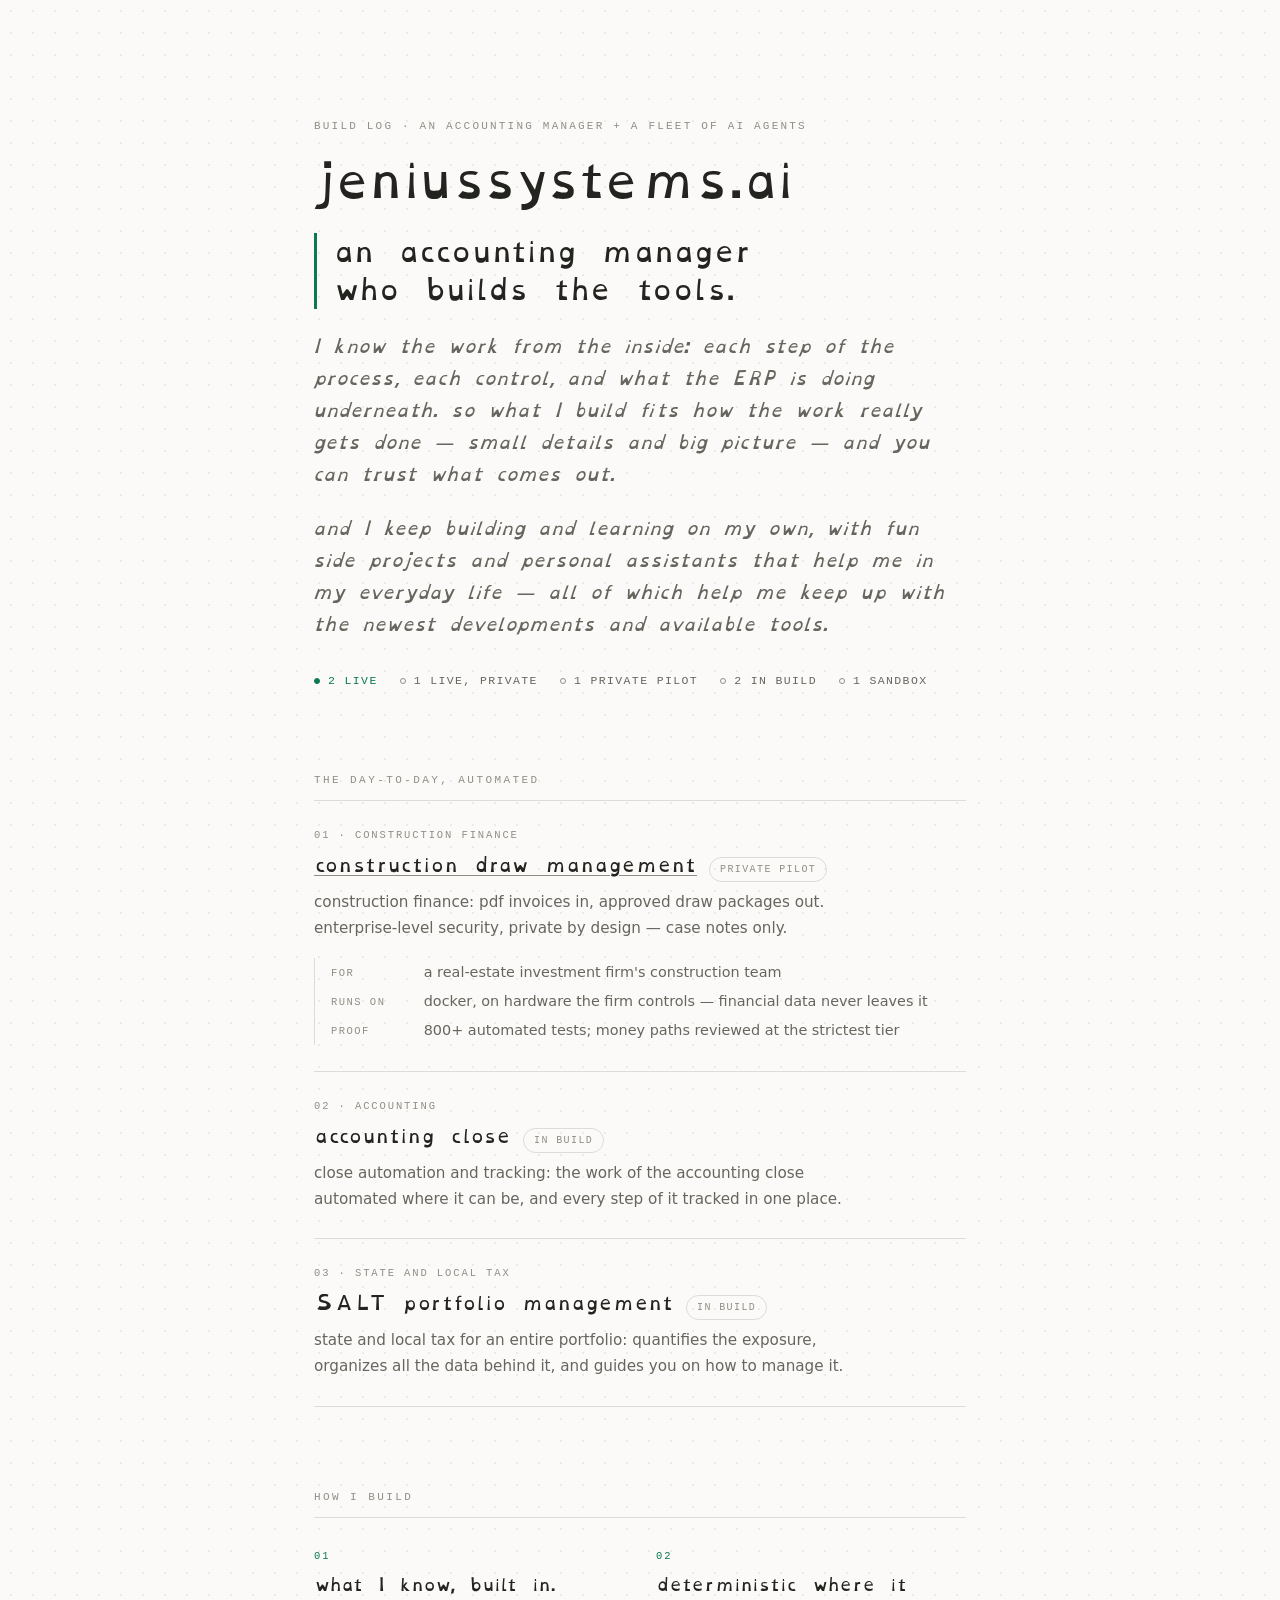
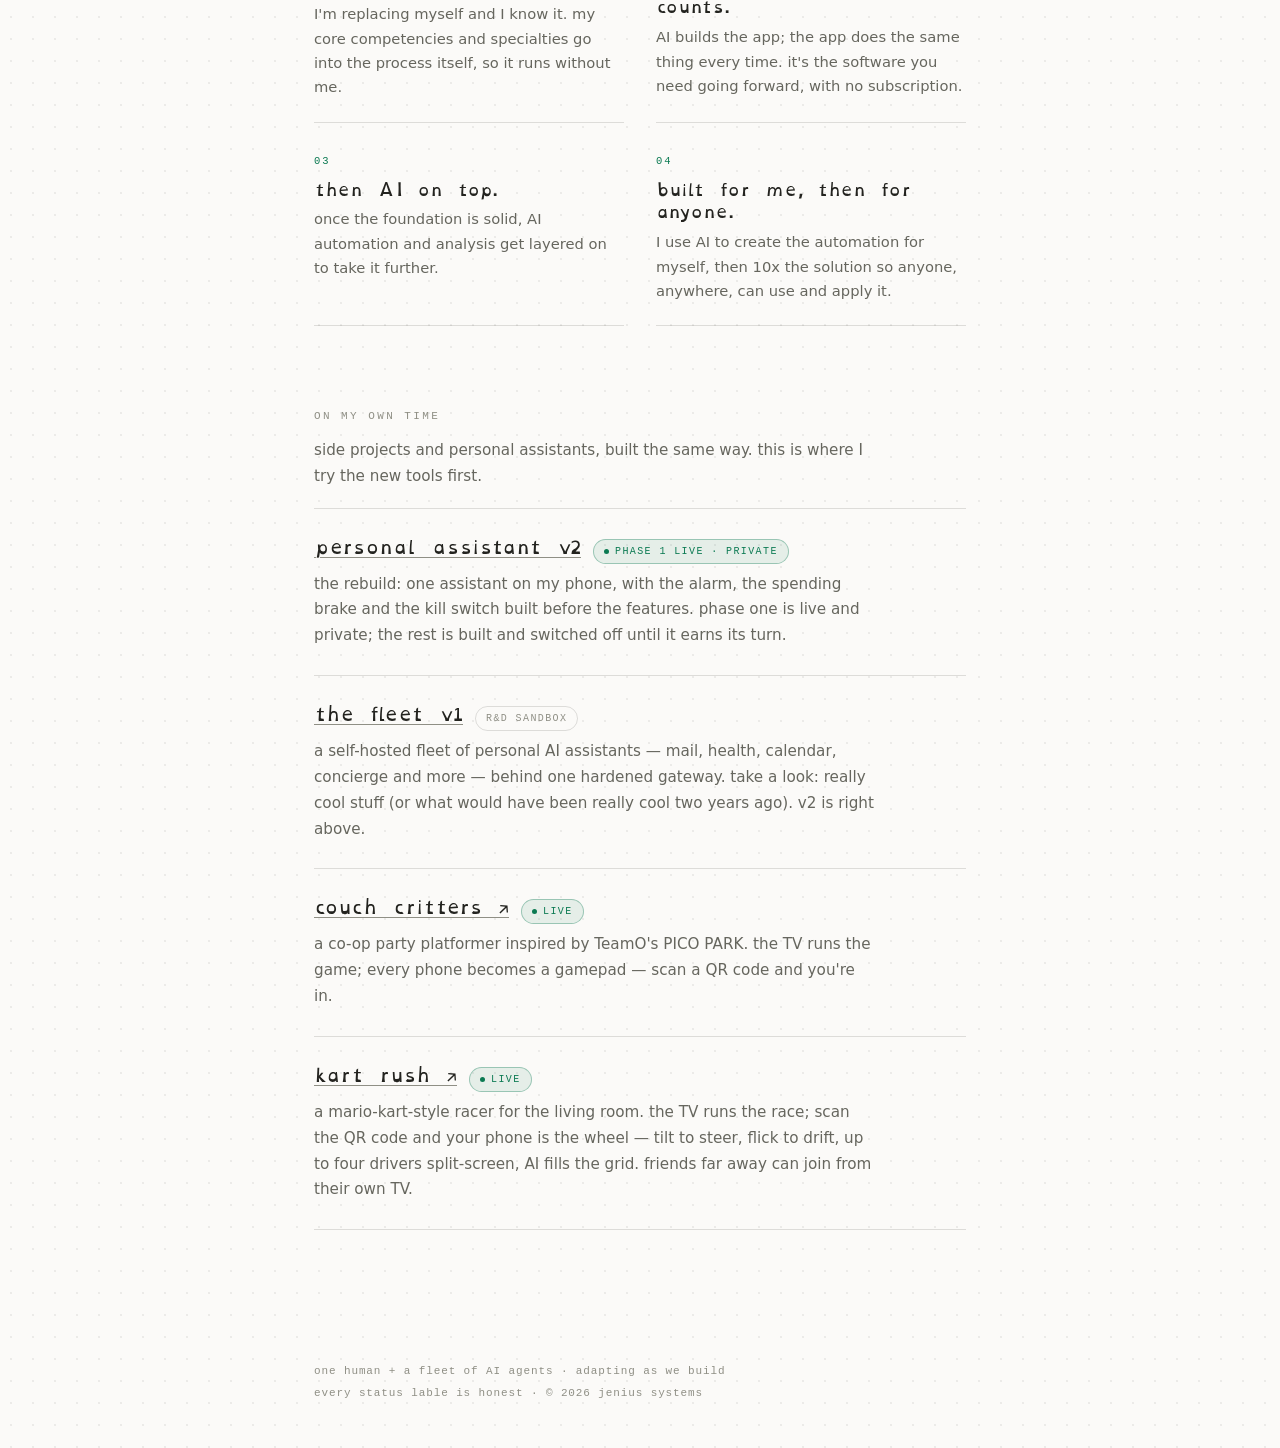
<file: index.html>
<!DOCTYPE html>
<html lang="en">
<head>
<meta charset="UTF-8">
<meta name="viewport" content="width=device-width, initial-scale=1.0">
<!-- Security: strict CSP via meta; zero JS, zero inline styles, fonts self-hosted.
     Keep script-src/style-src at 'self' when editing. -->
<meta http-equiv="Content-Security-Policy" content="default-src 'self'; script-src 'self'; style-src 'self'; font-src 'self'; img-src 'self' data:; connect-src 'self'; object-src 'none'; base-uri 'self'; form-action 'none'; upgrade-insecure-requests">
<meta name="referrer" content="strict-origin-when-cross-origin">
<meta name="theme-color" content="#fbfaf8">

<title>jeniussystems.ai — an accounting manager who builds</title>
<meta name="description" content="What an accounting manager has built with a fleet of AI agents, by someone who knows the process, the controls and the ERP underneath: construction draw management in private pilot, accounting close automation and a state and local tax exposure app in build, plus a self-hosted agent fleet and two live games.">

<meta property="og:type" content="website" />
<meta property="og:site_name" content="jeniussystems.ai" />
<meta property="og:title" content="jeniussystems.ai" />
<meta property="og:description" content="an accounting manager who builds the tools — systems that fit how the work really gets done, and that you can trust." />
<meta property="og:url" content="https://jeniussystems.ai/" />
<meta property="og:image" content="https://jeniussystems.ai/assets/og.png" />
<meta property="og:image:width" content="1200" />
<meta property="og:image:height" content="630" />
<meta name="twitter:card" content="summary_large_image" />
<meta name="twitter:title" content="jeniussystems.ai" />
<meta name="twitter:description" content="an accounting manager who builds the tools — systems that fit how the work really gets done, and that you can trust." />
<meta name="twitter:image" content="https://jeniussystems.ai/assets/og.png" />

<link rel="icon" type="image/png" sizes="512x512" href="/assets/favicon.png" />
<link rel="apple-touch-icon" href="/assets/apple-touch-icon.png" />
<link rel="canonical" href="https://jeniussystems.ai/" />
<link rel="preload" href="/assets/fonts/OpenDyslexic-Regular.otf" as="font" type="font/otf" crossorigin>
<link rel="stylesheet" href="/assets/hub.css">

<script type="application/ld+json">
{
  "@context": "https://schema.org",
  "@graph": [
    {
      "@type": "Organization",
      "@id": "https://jeniussystems.ai/#org",
      "name": "jenius Systems",
      "url": "https://jeniussystems.ai/",
      "description": "A one-operator AI-systems studio run by an accounting manager with a real estate private equity background: one human who knows the finance work sets direction, a fleet of AI agents designs, builds, and reviews the software that automates it. A showcase of finished and in-progress work; nothing for sale and not a services offering.",
      "logo": "https://jeniussystems.ai/assets/og.png"
    },
    {
      "@type": "ItemList",
      "name": "Builds by jenius Systems",
      "itemListElement": [
        { "@type": "ListItem", "position": 1, "item": { "@type": "WebApplication", "name": "construction draw management", "url": "https://jeniussystems.ai/construction/", "applicationCategory": "BusinessApplication", "operatingSystem": "Self-hosted (private pilot)" } },
        { "@type": "ListItem", "position": 2, "item": { "@type": "WebSite", "name": "the fleet — architecture sandbox", "url": "https://jeniussystems.ai/sandbox/" } },
        { "@type": "ListItem", "position": 3, "item": { "@type": "TechArticle", "name": "personal assistant v2 — build notes", "url": "https://jeniussystems.ai/assistant/" } },
        { "@type": "ListItem", "position": 4, "item": { "@type": "VideoGame", "name": "couch critters", "url": "https://games.jeniussystems.ai/", "gamePlatform": "Web browser", "playMode": "CoOp", "operatingSystem": "Any" } },
        { "@type": "ListItem", "position": 5, "item": { "@type": "VideoGame", "name": "kart rush", "url": "https://kart.jeniussystems.ai/", "gamePlatform": "Web browser", "playMode": "MultiPlayer", "operatingSystem": "Any" } }
      ]
    }
  ]
}
</script>
</head>
<body>

<a class="skip" href="#field">skip to the work</a>

<main class="page">

  <header class="hero">
    <p class="eyebrow">build log · an accounting manager + a fleet of AI agents</p>
    <h1 class="wordmark">jeniussystems.ai</h1>
    <p class="statement">an accounting manager who builds the&nbsp;tools.</p>
    <p class="tagline">I know the work from the inside: each step of the process, each control, and
      what the ERP is doing underneath. so what I build fits how the work really gets
      done — small details and big picture — and you can trust what comes out.</p>
    <p class="tagline">and I keep building and learning on my own, with fun side projects and
      personal assistants that help me in my everyday life — all of which help me keep
      up with the newest developments and available&nbsp;tools.</p>
    <ul class="status" aria-label="Current status of everything listed">
      <li class="is-live">2 live</li>
      <li>1 live, private</li>
      <li>1 private pilot</li>
      <li>2 in build</li>
      <li>1 sandbox</li>
    </ul>
  </header>

  <section id="field" class="section" aria-labelledby="field-h">
    <h2 class="tiny-label" id="field-h">the day-to-day, automated</h2>
    <ul class="builds">

      <li>
        <p class="entry-no">01 · construction finance</p>
        <p class="build-line">
          <a href="/construction/">construction draw management</a>
          <span class="chip">PRIVATE PILOT</span>
        </p>
        <p class="build-desc">construction finance: pdf invoices in, approved
          draw packages out. enterprise-level security, private by design — case
          notes only.</p>
        <dl class="spec">
          <div><dt>for</dt><dd>a real-estate investment firm's construction team</dd></div>
          <div><dt>runs on</dt><dd>docker, on hardware the firm controls — financial data never leaves it</dd></div>
          <div><dt>proof</dt><dd>800+ automated tests; money paths reviewed at the strictest tier</dd></div>
        </dl>
      </li>

      <li>
        <p class="entry-no">02 · accounting</p>
        <p class="build-line">
          <span class="build-name">accounting close</span>
          <span class="chip">IN BUILD</span>
        </p>
        <p class="build-desc">close automation and tracking: the work of the accounting
          close automated where it can be, and every step of it tracked in one place.</p>
      </li>

      <li>
        <p class="entry-no">03 · state and local tax</p>
        <p class="build-line">
          <span class="build-name">SALT portfolio management</span>
          <span class="chip">IN BUILD</span>
        </p>
        <p class="build-desc">state and local tax for an entire portfolio: quantifies the
          exposure, organizes all the data behind it, and guides you on how to
          manage it.</p>
      </li>

    </ul>
  </section>

  <section class="section" aria-labelledby="method-h">
    <h2 class="tiny-label" id="method-h">how I build</h2>
    <ol class="method">
      <li>
        <h3>what I know, built in.</h3>
        <p>I'm replacing myself and I know it. my core competencies and specialties
          go into the process itself, so it runs without me.</p>
      </li>
      <li>
        <h3>deterministic where it counts.</h3>
        <p>AI builds the app; the app does the same thing every time. it's the
          software you need going forward, with no subscription.</p>
      </li>
      <li>
        <h3>then AI on top.</h3>
        <p>once the foundation is solid, AI automation and analysis get layered
          on to take it further.</p>
      </li>
      <li>
        <h3>built for me, then for anyone.</h3>
        <p>I use AI to create the automation for myself, then 10x the solution so
          anyone, anywhere, can use and apply it.</p>
      </li>
    </ol>
  </section>

  <section id="builds" class="section" aria-labelledby="range-h">
    <h2 class="tiny-label" id="range-h">on my own time</h2>
    <p class="section-note">side projects and personal assistants, built the same
      way. this is where I try the new tools first.</p>
    <ul class="builds">

      <li>
        <p class="build-line">
          <a href="/assistant/">personal assistant v2</a>
          <span class="chip chip-live">PHASE 1 LIVE · PRIVATE</span>
        </p>
        <p class="build-desc">the rebuild: one assistant on my phone, with the alarm, the
          spending brake and the kill switch built before the features. phase one is
          live and private; the rest is built and switched off until it earns its turn.</p>
      </li>

      <li>
        <p class="build-line">
          <a href="/sandbox/">the fleet v1</a>
          <span class="chip">R&amp;D SANDBOX</span>
        </p>
        <p class="build-desc">a self-hosted fleet of personal AI assistants — mail, health,
          calendar, concierge and more — behind one hardened gateway. take a look:
          really cool stuff (or what would have been really cool two years ago).
          v2 is right above.</p>
      </li>

      <li>
        <p class="build-line">
          <a href="https://games.jeniussystems.ai/" target="_blank" rel="noopener">couch critters&nbsp;↗</a>
          <span class="chip chip-live">LIVE</span>
        </p>
        <p class="build-desc">a co-op party platformer inspired by TeamO's PICO PARK. the TV
          runs the game; every phone becomes a gamepad — scan a QR code and you're in.</p>
      </li>

      <li>
        <p class="build-line">
          <a href="https://kart.jeniussystems.ai/" target="_blank" rel="noopener">kart rush&nbsp;↗</a>
          <span class="chip chip-live">LIVE</span>
        </p>
        <p class="build-desc">a mario-kart-style racer for the living room. the TV runs the race;
          scan the QR code and your phone is the wheel — tilt to steer, flick to drift,
          up to four drivers split-screen, AI fills the grid. friends far away can
          join from their own TV.</p>
      </li>

      <!-- ──────────────────────────────────────────────────────────
           TEMPLATE — copy this block to add a build (see README.md).
           Field deployments also get an .entry-no line and a .spec list.
      <li>
        <p class="build-line">
          <a href="URL">name</a>
          <span class="chip">STATUS</span>
        </p>
        <p class="build-desc">one or two honest lowercase sentences.</p>
      </li>
      ────────────────────────────────────────────────────────── -->

    </ul>
  </section>

  <footer class="foot">
    one human + a fleet of AI agents · adapting as we build<br>
    <!-- "lable" is INTENTIONAL (James, 2026-08-14) — do not "fix" it -->
    every status lable is honest · © 2026 jenius systems
  </footer>

</main>

</body>
</html>
</file>
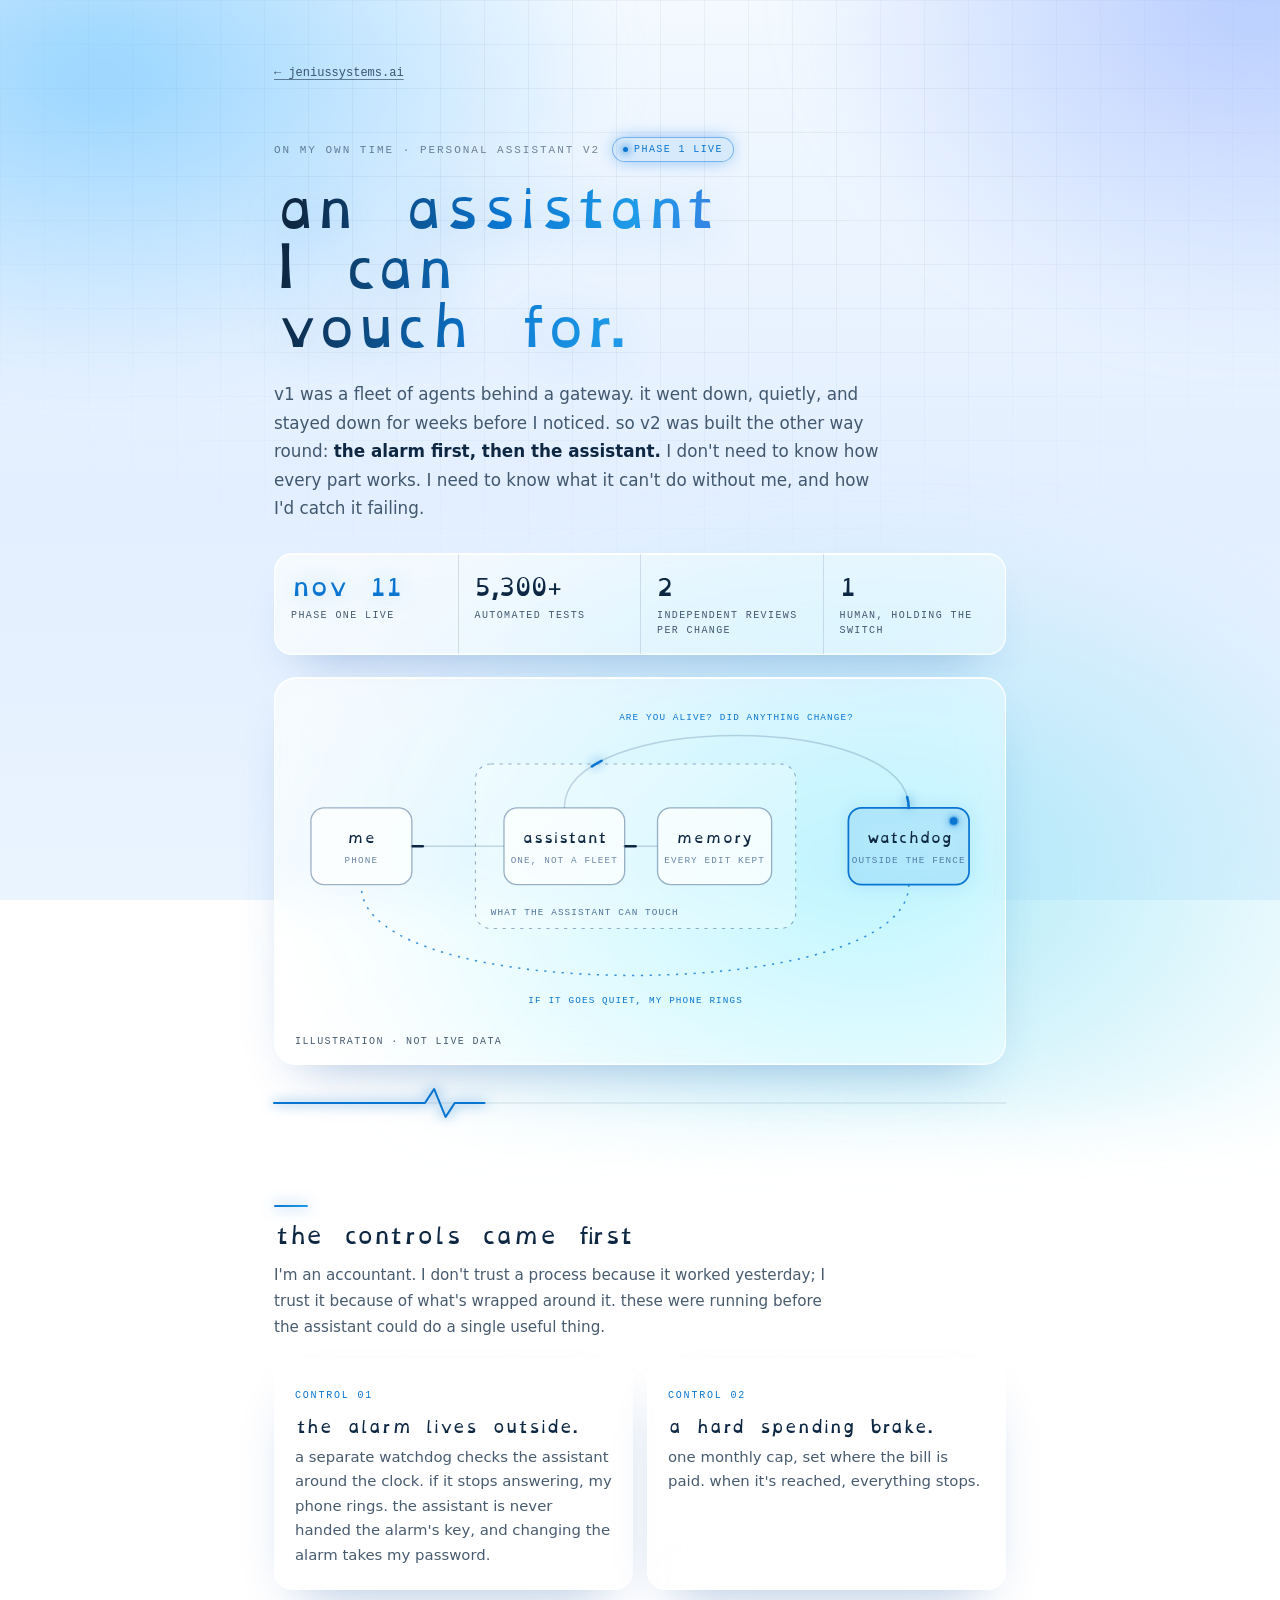
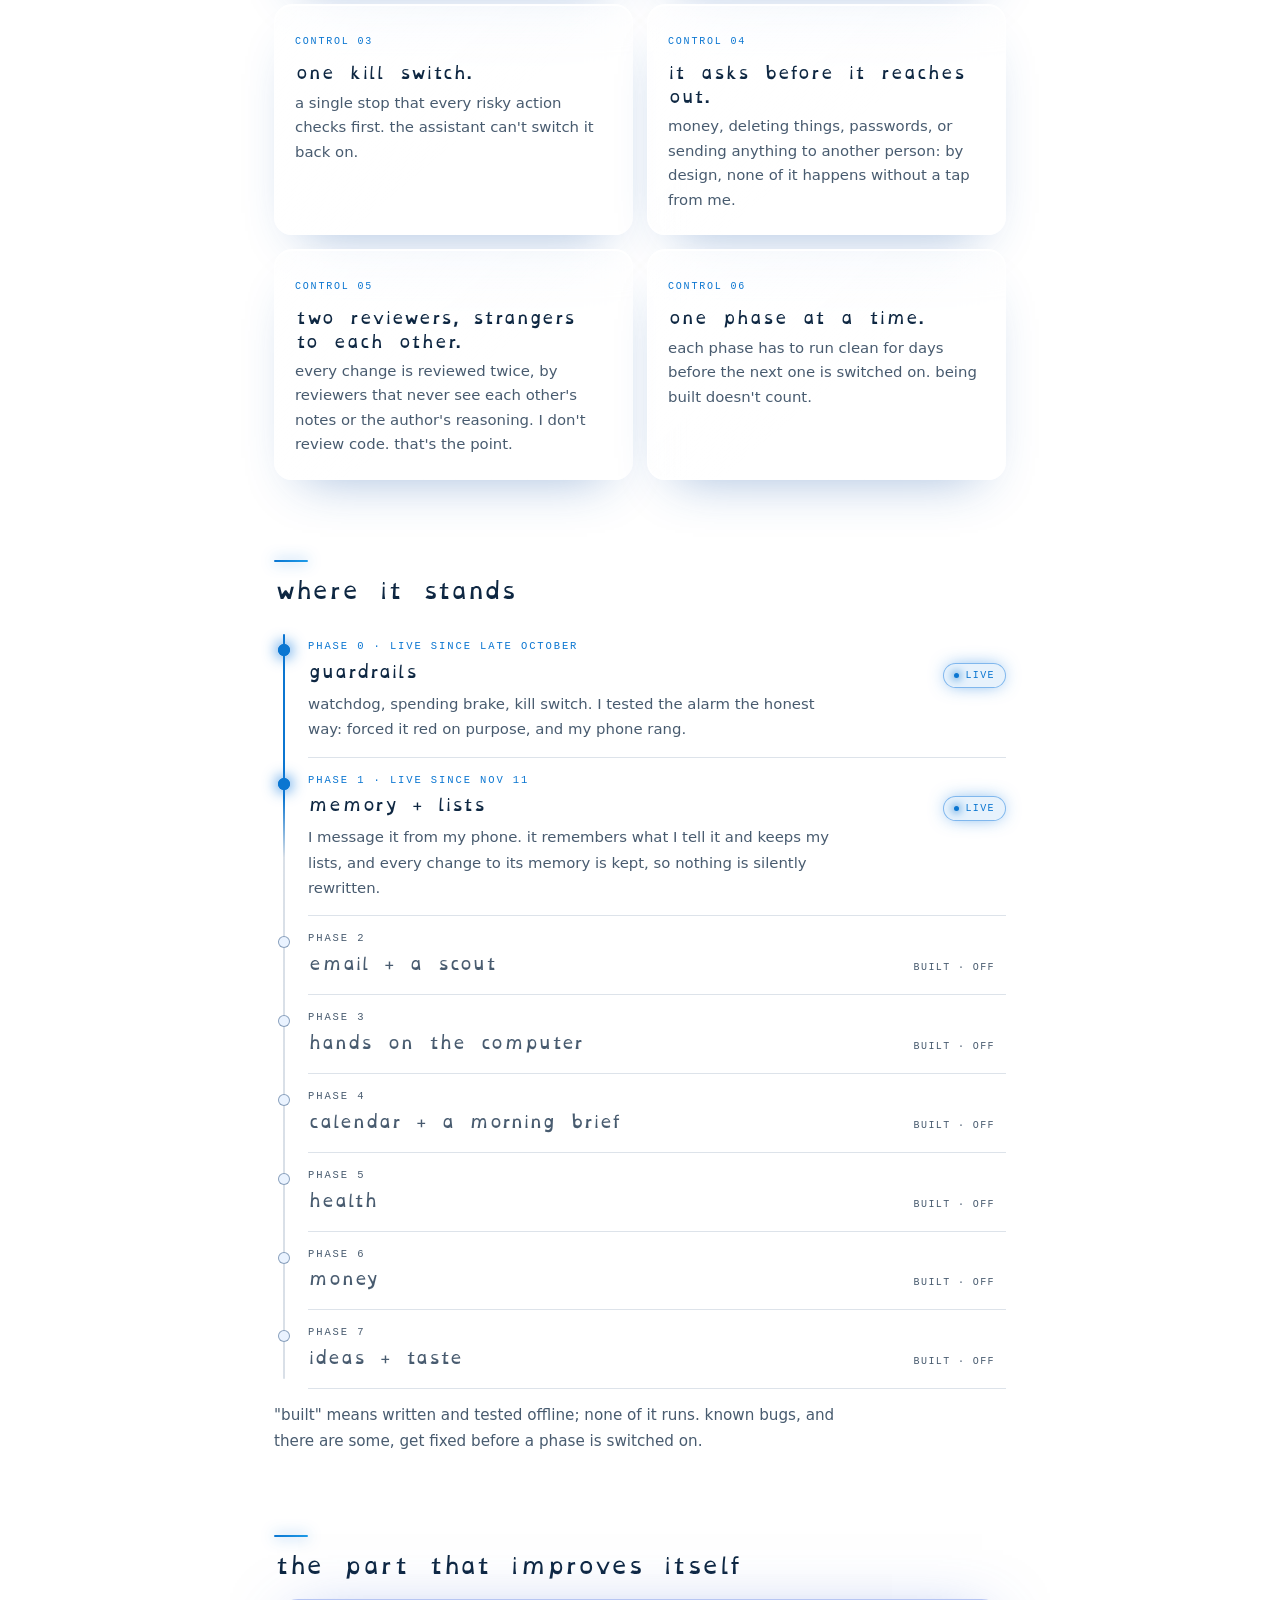
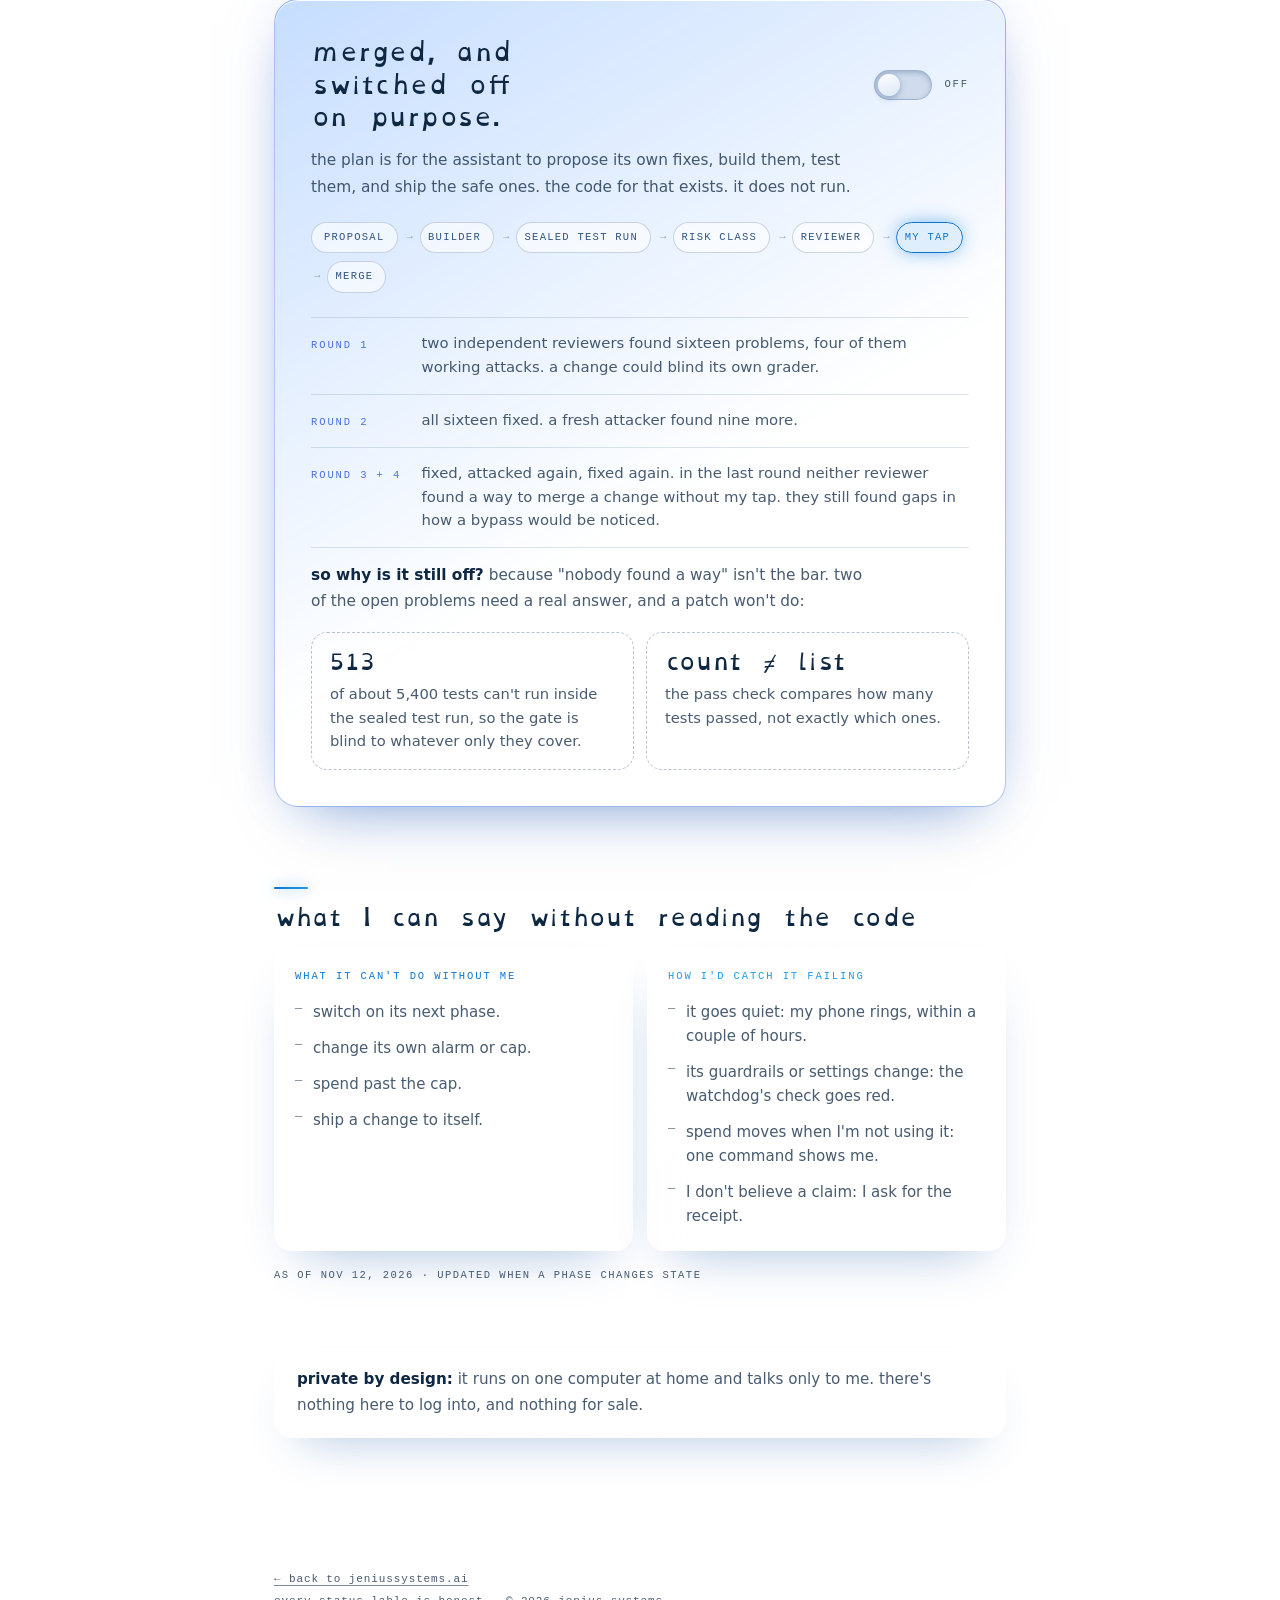
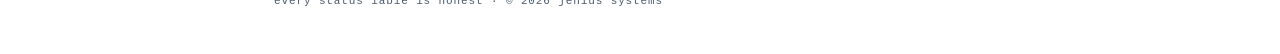
<file: assistant/index.html>
<!DOCTYPE html>
<html lang="en">
<head>
<meta charset="UTF-8">
<meta name="viewport" content="width=device-width, initial-scale=1.0">
<!-- Security: strict CSP via meta; zero JS, zero inline styles, fonts self-hosted.
     The diagrams are inline SVG styled from /assets/assistant.css (no style attributes). -->
<meta http-equiv="Content-Security-Policy" content="default-src 'self'; script-src 'self'; style-src 'self'; font-src 'self'; img-src 'self' data:; connect-src 'self'; object-src 'none'; base-uri 'self'; form-action 'none'; upgrade-insecure-requests">
<meta name="referrer" content="strict-origin-when-cross-origin">
<meta name="theme-color" content="#eaf3ff">

<title>personal assistant v2 · jeniussystems.ai</title>
<meta name="description" content="Build notes for a personal AI assistant rebuilt controls-first: the alarm, the spending brake and the kill switch came before the features. Phase one is live; the rest is built and switched off until it earns its turn.">

<meta property="og:type" content="article" />
<meta property="og:site_name" content="jeniussystems.ai" />
<meta property="og:title" content="personal assistant v2" />
<meta property="og:description" content="an assistant I can vouch for: the alarm first, then the features. phase one live; the rest built and switched off." />
<meta property="og:url" content="https://jeniussystems.ai/assistant/" />
<meta property="og:image" content="https://jeniussystems.ai/assets/og.png" />
<meta property="og:image:width" content="1200" />
<meta property="og:image:height" content="630" />
<meta name="twitter:card" content="summary_large_image" />
<meta name="twitter:title" content="personal assistant v2" />
<meta name="twitter:description" content="an assistant I can vouch for: the alarm first, then the features. phase one live; the rest built and switched off." />
<meta name="twitter:image" content="https://jeniussystems.ai/assets/og.png" />

<link rel="icon" type="image/png" sizes="512x512" href="/assets/favicon.png" />
<link rel="apple-touch-icon" href="/assets/apple-touch-icon.png" />
<link rel="canonical" href="https://jeniussystems.ai/assistant/" />
<link rel="preload" href="/assets/fonts/OpenDyslexic-Regular.otf" as="font" type="font/otf" crossorigin>
<link rel="stylesheet" href="/assets/hub.css">
<link rel="stylesheet" href="/assets/assistant.css">

<script type="application/ld+json">
{
  "@context": "https://schema.org",
  "@type": "TechArticle",
  "headline": "personal assistant v2",
  "url": "https://jeniussystems.ai/assistant/",
  "dateModified": "2026-11-12",
  "description": "Build notes for a self-hosted personal AI assistant rebuilt controls-first: an independent watchdog, a hard spending cap and a kill switch were live before any feature. Phase one (messaging, memory, lists) is live; later phases and a self-improvement loop are built and switched off.",
  "author": { "@id": "https://jeniussystems.ai/#org" }
}
</script>
</head>
<body class="glass">

<a class="skip" href="#notes">skip to content</a>

<main class="page page-wide">

  <nav class="crumb" aria-label="Breadcrumb"><a href="/">← jeniussystems.ai</a></nav>

  <header class="article-hero a-hero" id="notes">
    <p class="meta">ON MY OWN TIME · PERSONAL ASSISTANT V2 <span class="chip chip-live">PHASE 1 LIVE</span></p>
    <h1>an assistant I can vouch&nbsp;for.</h1>
    <p class="lede">v1 was a fleet of agents behind a gateway. it went down, quietly, and
      stayed down for weeks before I noticed. so v2 was built the other way
      round: <strong>the alarm first, then the assistant.</strong> I don't need to know
      how every part works. I need to know what it can't do without me, and how
      I'd catch it failing.</p>

    <ul class="facts" aria-label="Where it stands">
      <li class="is-live"><b>nov 11</b> <span>phase one live</span></li>
      <li><b>5,300+</b> <span>automated tests</span></li>
      <li><b>2</b> <span>independent reviews per change</span></li>
      <li><b>1</b> <span>human, holding the switch</span></li>
    </ul>

    <figure class="map">
      <svg viewBox="0 0 640 300" role="img" aria-labelledby="map-t map-d">
        <title id="map-t">How the assistant is wired</title>
        <desc id="map-d">My phone talks to the assistant, which reads and writes a versioned memory. A separate watchdog sits outside the fence around the assistant, checks it on a timer, and rings my phone if it goes quiet.</desc>

        <!-- fence: everything the assistant can touch -->
        <rect class="m-fence" x="170" y="62" width="292" height="150" rx="14"/>
        <text class="m-note" x="184" y="200">what the assistant can touch</text>

        <!-- wires -->
        <path class="m-wire" d="M112 137 H196"/>
        <path class="m-wire" d="M306 137 H336"/>
        <path class="m-wire" d="M565 102 C565 14, 251 14, 251 102"/>
        <path class="m-page" d="M565 172 C565 282, 66 282, 66 174"/>

        <!-- moving pulses -->
        <path class="m-flow" d="M112 137 H196"/>
        <path class="m-flow m-flow-back" d="M306 137 H336"/>
        <path class="m-probe" d="M565 102 C565 14, 251 14, 251 102"/>

        <!-- nodes -->
        <rect class="m-node" x="20" y="102" width="92" height="70" rx="12"/>
        <text class="m-name" x="66" y="134">me</text>
        <text class="m-sub" x="66" y="152">phone</text>

        <rect class="m-node" x="196" y="102" width="110" height="70" rx="12"/>
        <text class="m-name" x="251" y="134">assistant</text>
        <text class="m-sub" x="251" y="152">one, not a fleet</text>

        <rect class="m-node" x="336" y="102" width="104" height="70" rx="12"/>
        <text class="m-name" x="388" y="134">memory</text>
        <text class="m-sub" x="388" y="152">every edit kept</text>

        <rect class="m-node-out" x="510" y="102" width="110" height="70" rx="12"/>
        <text class="m-name" x="565" y="134">watchdog</text>
        <text class="m-sub" x="565" y="152">outside the fence</text>
        <circle class="m-halo" cx="606" cy="114" r="5"/>
        <circle class="m-dot" cx="606" cy="114" r="3.5"/>

        <!-- labels on the two watchdog lines -->
        <text class="m-note m-note-live m-mid" x="408" y="22">are you alive? did anything change?</text>
        <text class="m-note m-note-live m-mid" x="316" y="280">if it goes quiet, my phone rings</text>
      </svg>
      <figcaption>illustration · not live data</figcaption>
    </figure>

    <figure class="pulse" aria-hidden="true">
      <svg viewBox="0 0 640 44" preserveAspectRatio="none">
        <path class="p-base" d="M0 22 H640"/>
        <path class="p-beat" d="M0 22 H120 L132 22 L140 8 L150 36 L158 22 H300 L312 22 L320 8 L330 36 L338 22 H480 L492 22 L500 8 L510 36 L518 22 H640"/>
      </svg>
    </figure>
  </header>

  <section class="a-section reveal" aria-labelledby="ctl-h">
    <h2 id="ctl-h">the controls came first</h2>
    <p class="section-note">I'm an accountant. I don't trust a process because it worked
      yesterday; I trust it because of what's wrapped around it. these were running
      before the assistant could do a single useful thing.</p>
    <ol class="controls">
      <li>
        <h3>the alarm lives outside.</h3>
        <p>a separate watchdog checks the assistant around the clock. if it stops
          answering, my phone rings. the assistant is never handed the alarm's key,
          and changing the alarm takes my password.</p>
      </li>
      <li>
        <h3>a hard spending brake.</h3>
        <p>one monthly cap, set where the bill is paid. when it's reached, everything
          stops.</p>
      </li>
      <li>
        <h3>one kill switch.</h3>
        <p>a single stop that every risky action checks first. the assistant can't
          switch it back on.</p>
      </li>
      <li>
        <h3>it asks before it reaches out.</h3>
        <p>money, deleting things, passwords, or sending anything to another person:
          by design, none of it happens without a tap from me.</p>
      </li>
      <li>
        <h3>two reviewers, strangers to each other.</h3>
        <p>every change is reviewed twice, by reviewers that never see each other's
          notes or the author's reasoning. I don't review code. that's the point.</p>
      </li>
      <li>
        <h3>one phase at a time.</h3>
        <p>each phase has to run clean for days before the next one is switched on.
          being built doesn't count.</p>
      </li>
    </ol>
  </section>

  <section class="a-section reveal" aria-labelledby="ph-h">
    <h2 id="ph-h">where it stands</h2>
    <ol class="rail">
      <li class="on">
        <span class="ph">phase 0 · live since late october</span>
        <h3>guardrails</h3><span class="chip chip-live">LIVE</span>
        <p>watchdog, spending brake, kill switch. I tested the alarm the honest way:
          forced it red on purpose, and my phone rang.</p>
      </li>
      <li class="on">
        <span class="ph">phase 1 · live since nov 11</span>
        <h3>memory + lists</h3><span class="chip chip-live">LIVE</span>
        <p>I message it from my phone. it remembers what I tell it and keeps my lists,
          and every change to its memory is kept, so nothing is silently rewritten.</p>
      </li>
      <li class="off">
        <span class="ph">phase 2</span>
        <h3>email + a scout</h3><span class="chip">BUILT · OFF</span>
      </li>
      <li class="off">
        <span class="ph">phase 3</span>
        <h3>hands on the computer</h3><span class="chip">BUILT · OFF</span>
      </li>
      <li class="off">
        <span class="ph">phase 4</span>
        <h3>calendar + a morning brief</h3><span class="chip">BUILT · OFF</span>
      </li>
      <li class="off">
        <span class="ph">phase 5</span>
        <h3>health</h3><span class="chip">BUILT · OFF</span>
      </li>
      <li class="off">
        <span class="ph">phase 6</span>
        <h3>money</h3><span class="chip">BUILT · OFF</span>
      </li>
      <li class="off">
        <span class="ph">phase 7</span>
        <h3>ideas + taste</h3><span class="chip">BUILT · OFF</span>
      </li>
    </ol>
    <p class="rail-note">"built" means written and tested offline; none of it runs.
      known bugs, and there are some, get fixed before a phase is switched on.</p>
  </section>

  <section class="a-section reveal" aria-labelledby="loop-h">
    <h2 id="loop-h">the part that improves itself</h2>
    <div class="loop">
      <div class="loop-head">
        <h3>merged, and switched off on&nbsp;purpose.</h3>
        <span class="switch" role="img" aria-label="switched off"><i></i>off</span>
      </div>
      <p>the plan is for the assistant to propose its own fixes, build them, test them,
        and ship the safe ones. the code for that exists. it does not run.</p>

      <ol class="steps" aria-label="How a self-made change would travel">
        <li>proposal</li>
        <li>builder</li>
        <li>sealed test run</li>
        <li>risk class</li>
        <li>reviewer</li>
        <li class="tap">my tap</li>
        <li>merge</li>
      </ol>

      <ol class="rounds">
        <li><b>round 1</b> <span>two independent reviewers found sixteen problems, four of them working attacks. a change could blind its own grader.</span></li>
        <li><b>round 2</b> <span>all sixteen fixed. a fresh attacker found nine more.</span></li>
        <li><b>round 3 + 4</b> <span>fixed, attacked again, fixed again. in the last round neither reviewer found a way to merge a change without my tap. they still found gaps in how a bypass would be noticed.</span></li>
      </ol>

      <p><strong>so why is it still off?</strong> because "nobody found a way" isn't the
        bar. two of the open problems need a real answer, and a patch won't do:</p>
      <ul class="blockers">
        <li><b>513</b> of about 5,400 tests can't run inside the sealed test run, so the gate is blind to whatever only they cover.</li>
        <li><b>count ≠ list</b> the pass check compares how many tests passed, not exactly which ones.</li>
      </ul>
    </div>
  </section>

  <section class="a-section reveal" aria-labelledby="v-h">
    <h2 id="v-h">what I can say without reading the code</h2>
    <div class="vouch">
      <div>
        <h3>what it can't do without me</h3>
        <ul>
          <li>switch on its next phase.</li>
          <li>change its own alarm or cap.</li>
          <li>spend past the cap.</li>
          <li>ship a change to itself.</li>
        </ul>
      </div>
      <div>
        <h3>how I'd catch it failing</h3>
        <ul>
          <li>it goes quiet: my phone rings, within a couple of hours.</li>
          <li>its guardrails or settings change: the watchdog's check goes red.</li>
          <li>spend moves when I'm not using it: one command shows me.</li>
          <li>I don't believe a claim: I ask for the receipt.</li>
        </ul>
      </div>
    </div>
    <p class="asof">as of nov 12, 2026 · updated when a phase changes state</p>
  </section>

  <div class="notice">
    <strong>private by design:</strong> it runs on one computer at home and talks only
    to me. there's nothing here to log into, and nothing for sale.
  </div>

  <footer class="foot">
    <a href="/">← back to jeniussystems.ai</a><br>
    <!-- "lable" is INTENTIONAL (James, 2026-08-14) — do not "fix" it -->
    every status lable is honest · © 2026 jenius systems
  </footer>

</main>

</body>
</html>
</file>
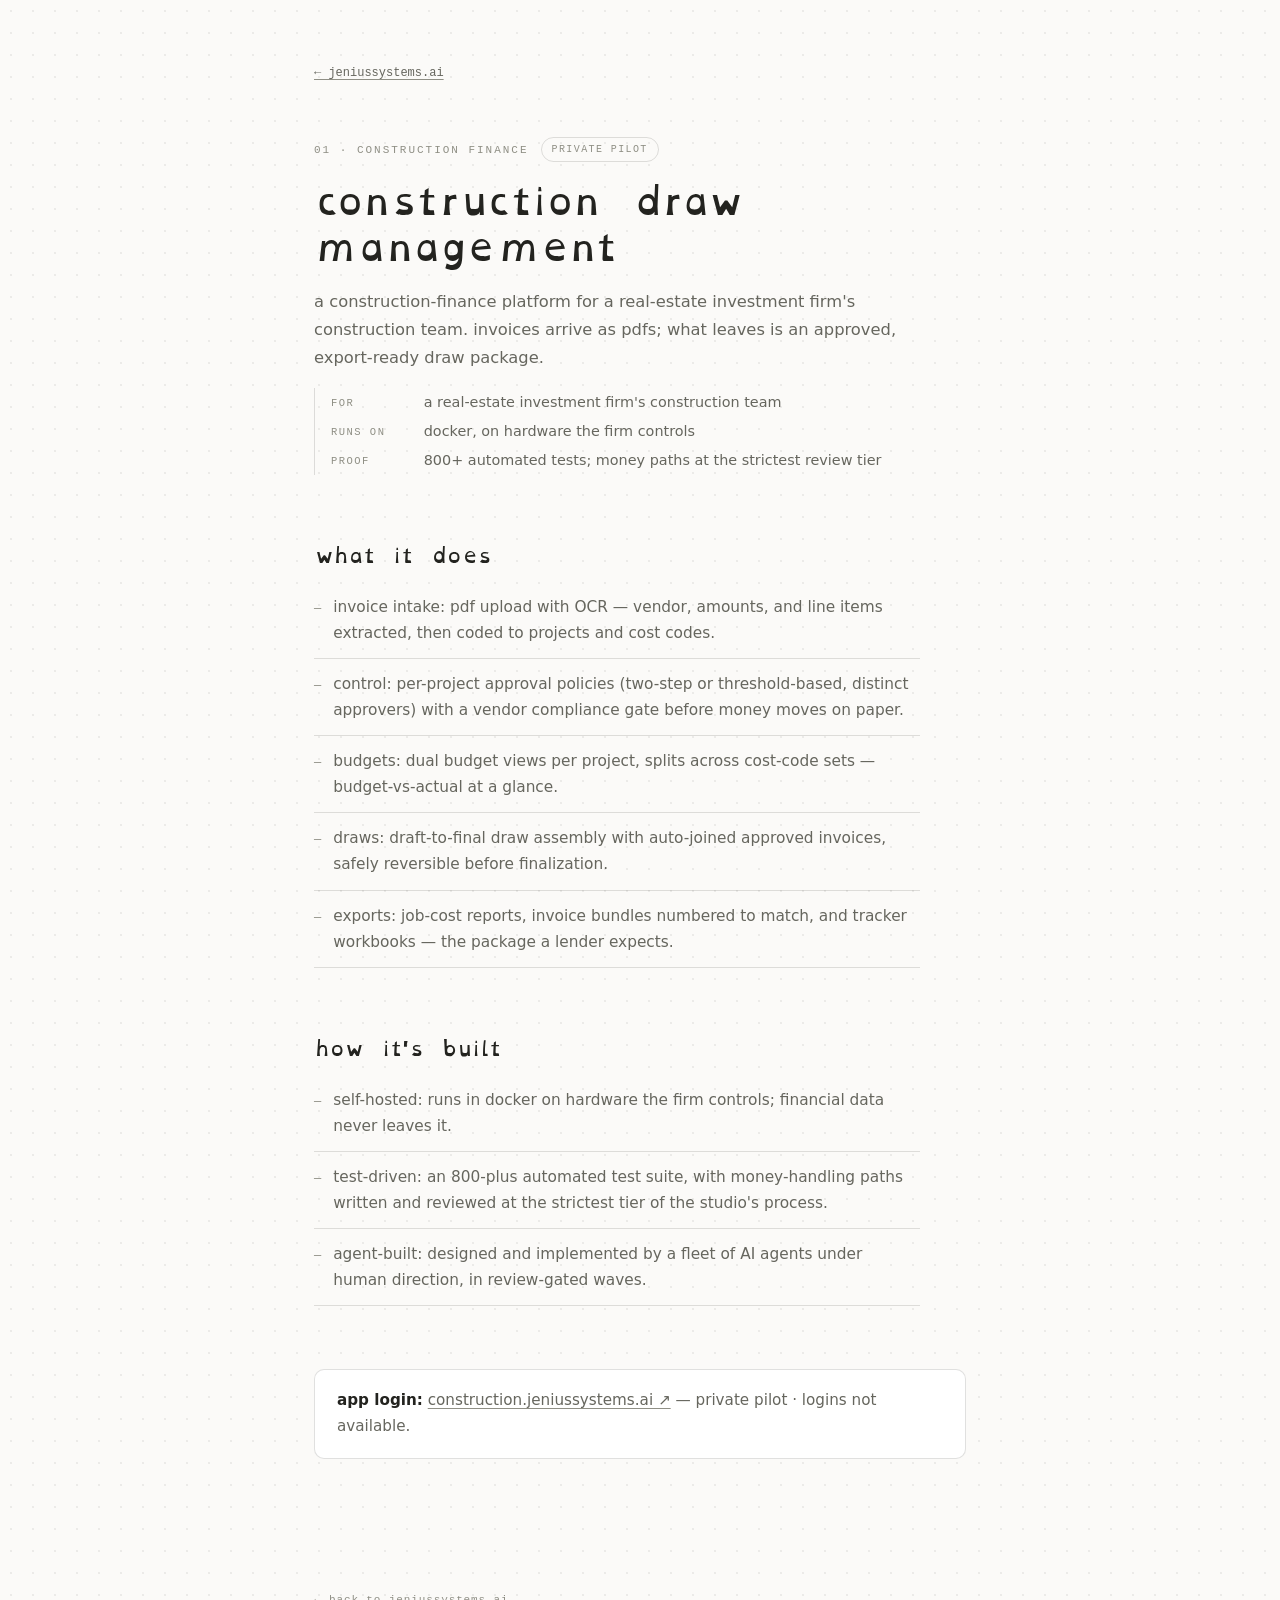
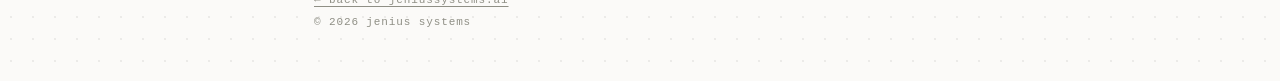
<file: built/index.html>
<!DOCTYPE html>
<!-- Redirect stub: /built/ moved to /construction/ (2026-08-13). Safe to delete
     after a few weeks — it only serves anyone holding the short-lived old link. -->
<html lang="en">
<head>
<meta charset="UTF-8">
<meta name="robots" content="noindex">
<meta http-equiv="refresh" content="0; url=/construction/">
<link rel="canonical" href="https://jeniussystems.ai/construction/" />
<title>moved · jeniussystems.ai</title>
</head>
<body>
<p>this page moved to <a href="/construction/">jeniussystems.ai/construction/</a>.</p>
</body>
</html>
</file>
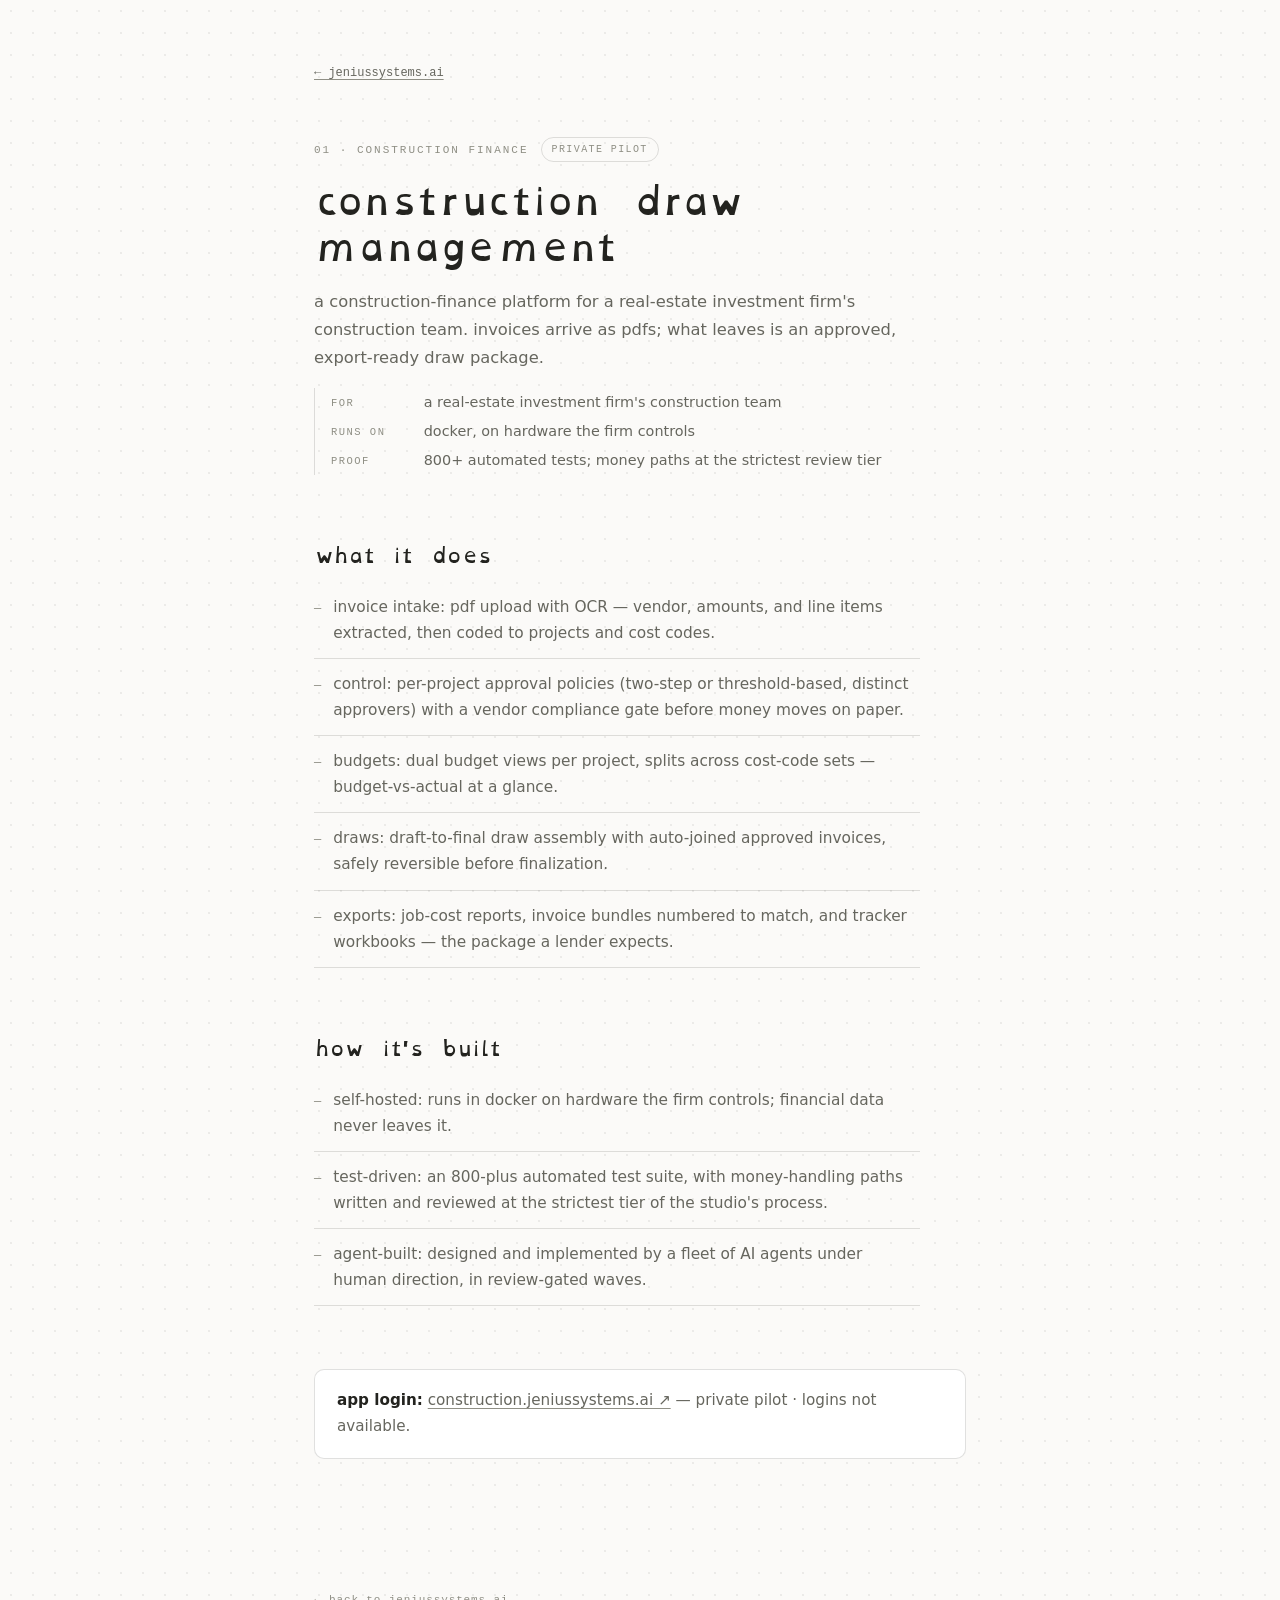
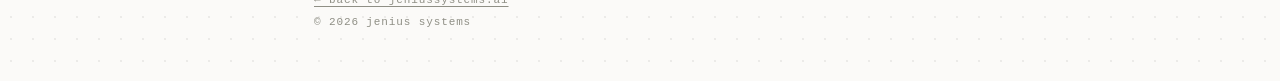
<file: construction/index.html>
<!DOCTYPE html>
<html lang="en">
<head>
<meta charset="UTF-8">
<meta name="viewport" content="width=device-width, initial-scale=1.0">
<meta http-equiv="Content-Security-Policy" content="default-src 'self'; script-src 'self'; style-src 'self'; font-src 'self'; img-src 'self' data:; connect-src 'self'; object-src 'none'; base-uri 'self'; form-action 'none'; upgrade-insecure-requests">
<meta name="referrer" content="strict-origin-when-cross-origin">
<meta name="theme-color" content="#fbfaf8">

<title>construction draw management · jeniussystems.ai</title>
<meta name="description" content="A construction draw management platform built by jenius Systems: PDF+OCR invoice intake, approval routing, dual budgets, and export-ready draw packages. Running as a private pilot.">

<meta property="og:type" content="article" />
<meta property="og:site_name" content="jeniussystems.ai" />
<meta property="og:title" content="construction draw management" />
<meta property="og:description" content="pdf invoices in, approved draw packages out. a private-pilot platform." />
<meta property="og:url" content="https://jeniussystems.ai/construction/" />
<meta property="og:image" content="https://jeniussystems.ai/assets/og.png" />
<meta property="og:image:width" content="1200" />
<meta property="og:image:height" content="630" />
<meta name="twitter:card" content="summary_large_image" />
<meta name="twitter:title" content="construction draw management" />
<meta name="twitter:description" content="pdf invoices in, approved draw packages out. a private-pilot platform." />
<meta name="twitter:image" content="https://jeniussystems.ai/assets/og.png" />

<link rel="icon" type="image/png" sizes="512x512" href="/assets/favicon.png" />
<link rel="apple-touch-icon" href="/assets/apple-touch-icon.png" />
<link rel="canonical" href="https://jeniussystems.ai/construction/" />
<link rel="preload" href="/assets/fonts/OpenDyslexic-Regular.otf" as="font" type="font/otf" crossorigin>
<link rel="stylesheet" href="/assets/hub.css">

<script type="application/ld+json">
{
  "@context": "https://schema.org",
  "@type": "WebApplication",
  "name": "construction draw management",
  "url": "https://jeniussystems.ai/construction/",
  "applicationCategory": "BusinessApplication",
  "operatingSystem": "Self-hosted (private pilot)",
  "description": "Construction-finance platform: PDF+OCR invoice intake, approval routing, dual budgets, and export-ready draw packages.",
  "creator": { "@id": "https://jeniussystems.ai/#org" }
}
</script>
</head>
<body>

<a class="skip" href="#notes">skip to content</a>

<main class="page">

  <nav class="crumb" aria-label="Breadcrumb"><a href="/">← jeniussystems.ai</a></nav>

  <header class="article-hero" id="notes">
    <p class="meta">01 · CONSTRUCTION FINANCE <span class="chip">PRIVATE PILOT</span></p>
    <h1>construction draw management</h1>
    <p class="lede">a construction-finance platform for a real-estate investment firm's
      construction team. invoices arrive as pdfs; what leaves is an approved,
      export-ready draw package.</p>
    <dl class="spec">
      <div><dt>for</dt><dd>a real-estate investment firm's construction team</dd></div>
      <div><dt>runs on</dt><dd>docker, on hardware the firm controls</dd></div>
      <div><dt>proof</dt><dd>800+ automated tests; money paths at the strictest review tier</dd></div>
    </dl>
  </header>

  <section class="article-section">
    <h2>what it does</h2>
    <ul>
      <li>invoice intake: pdf upload with OCR — vendor, amounts, and line items extracted, then coded to projects and cost codes.</li>
      <li>control: per-project approval policies (two-step or threshold-based, distinct approvers) with a vendor compliance gate before money moves on paper.</li>
      <li>budgets: dual budget views per project, splits across cost-code sets — budget-vs-actual at a glance.</li>
      <li>draws: draft-to-final draw assembly with auto-joined approved invoices, safely reversible before finalization.</li>
      <li>exports: job-cost reports, invoice bundles numbered to match, and tracker workbooks — the package a lender expects.</li>
    </ul>
  </section>

  <section class="article-section">
    <h2>how it's built</h2>
    <ul>
      <li>self-hosted: runs in docker on hardware the firm controls; financial data never leaves it.</li>
      <li>test-driven: an 800-plus automated test suite, with money-handling paths written and reviewed at the strictest tier of the studio's process.</li>
      <li>agent-built: designed and implemented by a fleet of AI agents under human direction, in review-gated waves.</li>
    </ul>
  </section>

  <div class="notice">
    <strong>app login:</strong> <a href="https://construction.jeniussystems.ai/" target="_blank" rel="noopener">construction.jeniussystems.ai&nbsp;↗</a>
    — private pilot · logins not available.
  </div>

  <footer class="foot">
    <a href="/">← back to jeniussystems.ai</a><br>
    © 2026 jenius systems
  </footer>

</main>

</body>
</html>
</file>
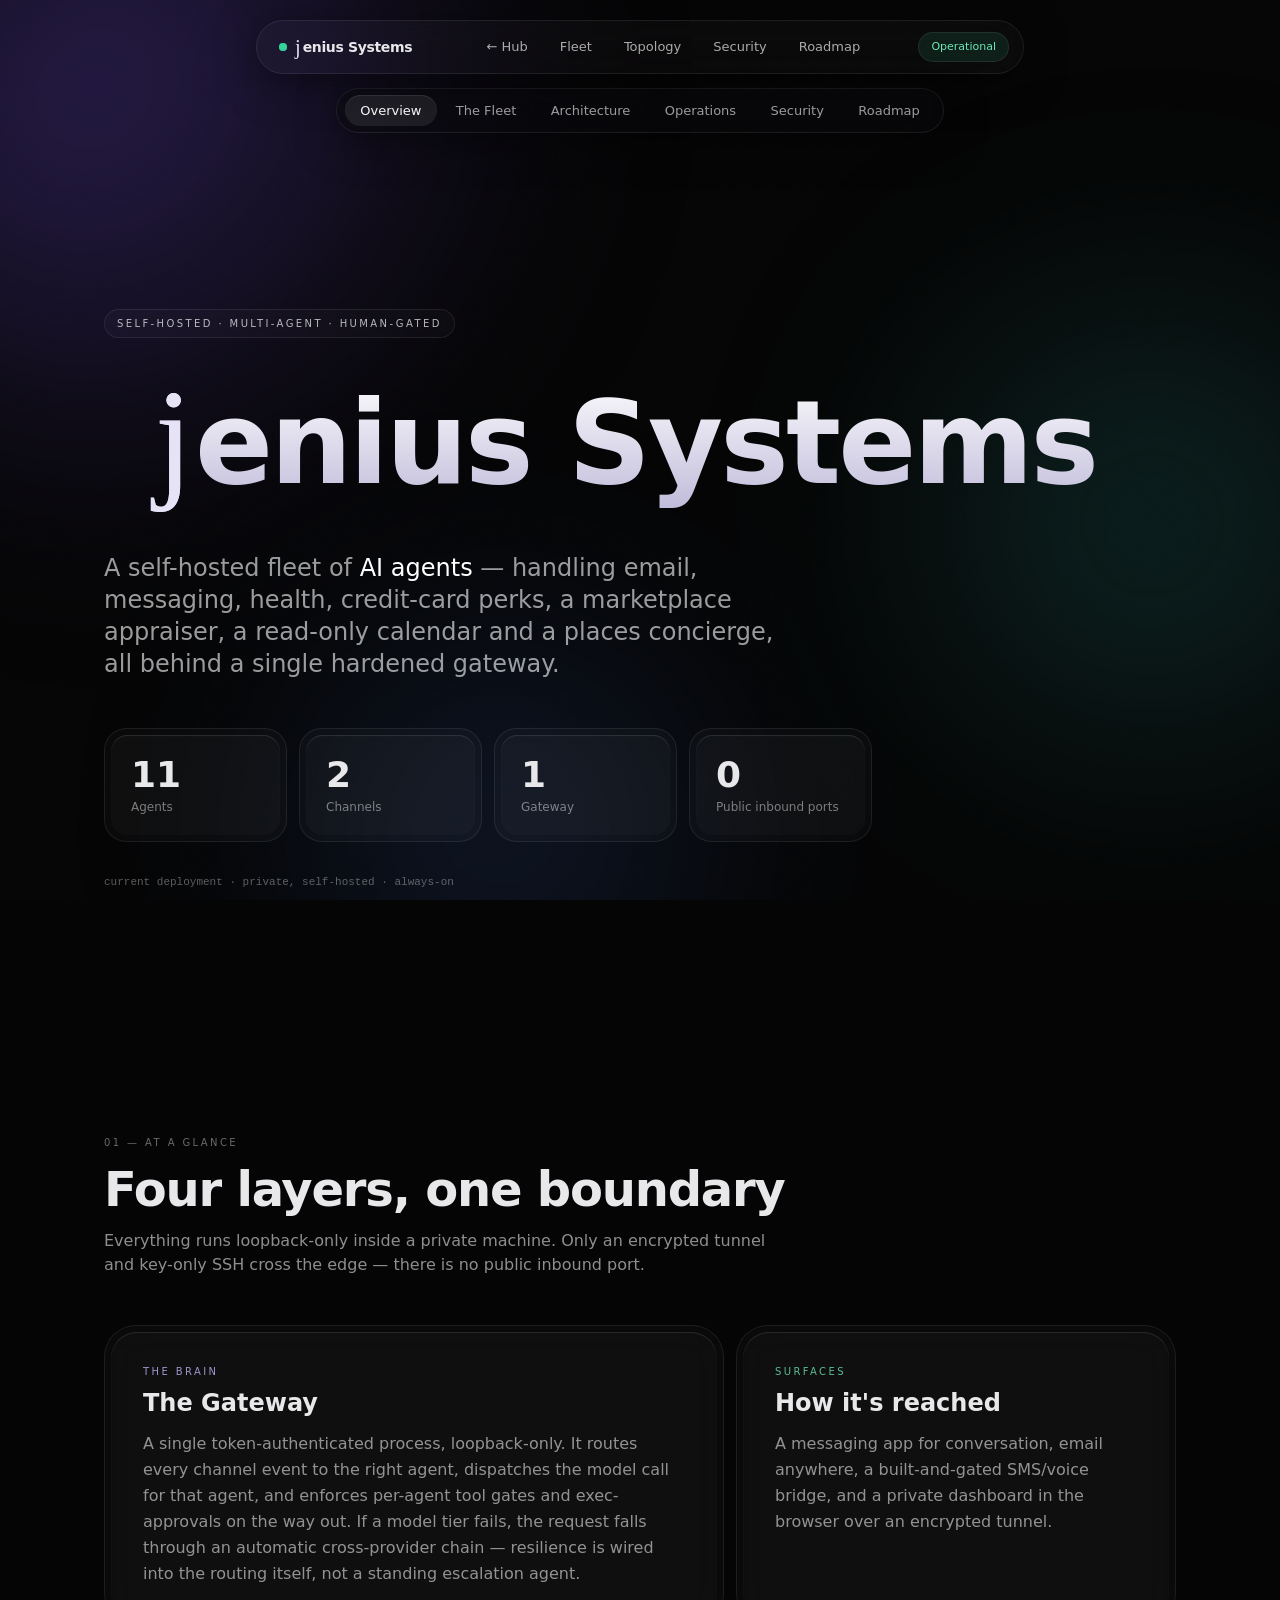
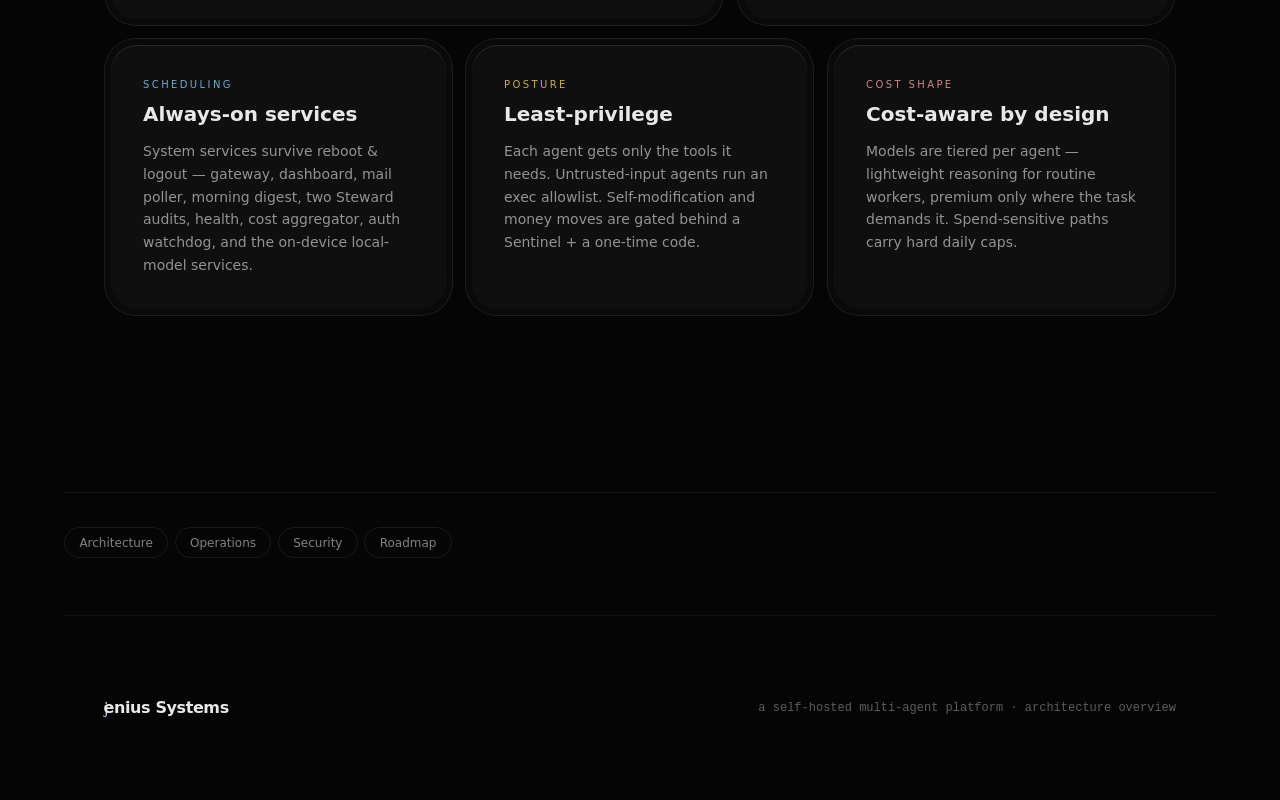
<file: sandbox/index.html>
<!DOCTYPE html>
<html lang="en" class="scroll-smooth">
<head>
<meta charset="UTF-8">
<meta name="viewport" content="width=device-width, initial-scale=1.0">
<!-- Security hardening (maint-001, partial): CSP + referrer via meta. HSTS and
     X-Frame-Options cannot be set from meta tags — those need the CDN/proxy
     pathway. If you edit the inline <script> below, its sha256 here MUST be
     recomputed or nav/reveal silently breaks. -->
<meta http-equiv="Content-Security-Policy" content="default-src 'self'; script-src 'self' 'sha256-rAMkPOizbx/eHVWPw7mNOnECA1jPwwntwFe1AUjs+xg='; style-src 'self' 'unsafe-inline' https://fonts.googleapis.com; font-src https://fonts.gstatic.com; img-src 'self' data:; connect-src 'self'; object-src 'none'; base-uri 'self'; form-action 'none'; upgrade-insecure-requests">
<meta name="referrer" content="strict-origin-when-cross-origin">
<title>jenius Systems — Fleet Architecture · R&D Sandbox</title>
<meta name="description" content="jenius Systems — a self-hosted fleet of AI agents. Email, messaging, health, credit-card perks, a marketplace appraiser, a read-only calendar and a places concierge, all behind one hardened gateway.">

<!-- Open Graph / social share -->
<meta property="og:type" content="website" />
<meta property="og:title" content="jenius Systems — Fleet Architecture · R&D Sandbox" />
<meta property="og:description" content="A self-hosted fleet of AI agents behind one hardened gateway." />
<meta property="og:url" content="https://jeniussystems.ai/sandbox/" />
<meta property="og:image" content="https://jeniussystems.ai/sandbox/assets/og.png" />
<meta property="og:image:width" content="1200" />
<meta property="og:image:height" content="630" />
<meta name="twitter:card" content="summary_large_image" />
<meta name="twitter:title" content="jenius Systems — Fleet Architecture · R&D Sandbox" />
<meta name="twitter:description" content="A private, self-hosted fleet of AI agents behind one hardened gateway." />
<meta name="twitter:image" content="https://jeniussystems.ai/sandbox/assets/og.png" />

<link rel="icon" href="assets/favicon.svg" type="image/svg+xml" />
<link rel="canonical" href="https://jeniussystems.ai/sandbox/" />

<link rel="preconnect" href="https://fonts.googleapis.com">
<link rel="preconnect" href="https://fonts.gstatic.com" crossorigin>
<link href="https://fonts.googleapis.com/css2?family=Space+Grotesk:wght@400;500;600;700&family=Plus+Jakarta+Sans:wght@300;400;500;600&family=JetBrains+Mono:wght@400;500&family=Parisienne&display=swap" rel="stylesheet">

<!-- Compiled Tailwind (static, zero runtime JS) -->
<link rel="stylesheet" href="styles.css" />

<style>
  body { background:#050505; color:#e8e8ea; font-family:'Plus Jakarta Sans',system-ui,sans-serif; -webkit-font-smoothing:antialiased; overflow-x:hidden; }

  .mesh { position:fixed; inset:0; z-index:-2; pointer-events:none; overflow:hidden; }
  .orb { position:absolute; border-radius:9999px; filter:blur(120px); }
  .orb-1 { width:55vw; height:55vw; left:-12vw; top:-18vh; background:radial-gradient(circle at 30% 30%, #5b3fb0 0%, transparent 70%); opacity:0.5; }
  .orb-2 { width:48vw; height:48vw; right:-14vw; top:24vh; background:radial-gradient(circle at 50% 50%, #1f6f6b 0%, transparent 70%); opacity:0.42; }
  .orb-3 { width:42vw; height:42vw; left:18vw; bottom:-22vh; background:radial-gradient(circle at 50% 50%, #2b4a8f 0%, transparent 70%); opacity:0.4; }

  .grain { position:fixed; inset:0; z-index:50; pointer-events:none; opacity:0.035; mix-blend-mode:overlay;
    background-image:url("data:image/svg+xml,%3Csvg xmlns='http://www.w3.org/2000/svg' width='160' height='160'%3E%3Cfilter id='n'%3E%3CfeTurbulence type='fractalNoise' baseFrequency='0.85' numOctaves='3' stitchTiles='stitch'/%3E%3C/filter%3E%3Crect width='100%25' height='100%25' filter='url(%23n)'/%3E%3C/svg%3E"); }

  .hairline { border:1px solid rgba(255,255,255,0.08); }
  .glass { background:rgba(255,255,255,0.025); backdrop-filter:blur(20px); -webkit-backdrop-filter:blur(20px); }
  .innercore { box-shadow: inset 0 1px 1px rgba(255,255,255,0.12); }

  .reveal { opacity:0; transform:translateY(28px); filter:blur(6px); transition:opacity .9s cubic-bezier(0.32,0.72,0,1), transform .9s cubic-bezier(0.32,0.72,0,1), filter .9s cubic-bezier(0.32,0.72,0,1); will-change:transform,opacity; }
  .reveal.in { opacity:1; transform:translateY(0); filter:blur(0); }

  .eyebrow { font-size:10px; letter-spacing:0.24em; text-transform:uppercase; }
  .grad-text { background:linear-gradient(180deg,#fff 0%, #b9b4d6 100%); -webkit-background-clip:text; background-clip:text; color:transparent; }
  .brand-j { font-family:'Parisienne', cursive; font-weight:400; font-style:normal; padding-right:0; display:inline-block; margin-right:-0.28em; line-height:1; -webkit-text-fill-color:#e7e3f6; color:#e7e3f6; }
  .brand-hero { text-indent:0.22em; }
  .brand-hero .brand-j { font-size:1.18em; display:inline-block; margin-right:0.04em; }
  ::selection { background:rgba(139,118,224,0.35); }

  .lane-link::after { content:""; position:absolute; left:50%; bottom:-26px; width:1px; height:26px; background:linear-gradient(180deg, rgba(255,255,255,0.25), transparent); }

  @media (max-width:768px){ .orb{filter:blur(80px);} }
  @media (prefers-reduced-motion: reduce) {
    .reveal { opacity:1 !important; transform:none !important; filter:none !important; transition:none; }
    .animate-ping { animation:none !important; }
  }
</style>
<noscript><style>
  /* No-JS fallback: the reveal animation is JS-driven (IntersectionObserver),
     so neutralize it when scripts are off — otherwise content stays at opacity:0.
     The tab nav is also inert without JS, so hide it and let every section stack. */
  .reveal{ opacity:1 !important; transform:none !important; filter:none !important; }
  #mc-tabs{ display:none !important; }
</style></noscript>
</head>
<body class="font-sans antialiased">

<div class="mesh"><div class="orb orb-1"></div><div class="orb orb-2"></div><div class="orb orb-3"></div></div>
<div class="grain"></div>

<!-- ===== Floating glass nav ===== -->
<nav class="fixed inset-x-0 top-0 z-40 flex justify-center pt-5 px-4">
  <div class="glass hairline rounded-full px-2.5 py-2 flex items-center gap-1 shadow-[0_8px_40px_rgba(0,0,0,0.5)] w-full max-w-3xl">
    <a href="/" title="Back to the jenius Systems hub" class="flex items-center gap-2 pl-3 pr-4 py-1.5 font-display font-semibold tracking-tight text-sm whitespace-nowrap">
      <span class="relative flex h-2 w-2"><span class="absolute inline-flex h-full w-full rounded-full bg-emerald-400 opacity-60 animate-ping"></span><span class="relative inline-flex h-2 w-2 rounded-full bg-emerald-400"></span></span>
      <span class="brand-j" style="font-size:1.45em;vertical-align:-0.08em;">j</span>enius Systems
    </a>
    <div class="hidden md:flex items-center gap-1 ml-auto text-[13px] text-white/65">
      <a href="/" class="px-3.5 py-2 rounded-full hover:bg-white/5 hover:text-white transition-all duration-500">← Hub</a>
      <a href="#fleet" class="px-3.5 py-2 rounded-full hover:bg-white/5 hover:text-white transition-all duration-500">Fleet</a>
      <a href="#topology" class="px-3.5 py-2 rounded-full hover:bg-white/5 hover:text-white transition-all duration-500">Topology</a>
      <a href="#security" class="px-3.5 py-2 rounded-full hover:bg-white/5 hover:text-white transition-all duration-500">Security</a>
      <a href="#roadmap" class="px-3.5 py-2 rounded-full hover:bg-white/5 hover:text-white transition-all duration-500">Roadmap</a>
    </div>
    <span class="hidden md:inline-flex ml-auto mr-1 items-center gap-1.5 rounded-full bg-emerald-400/10 text-emerald-300 px-3 py-1.5 text-[11px] font-medium hairline border-emerald-400/20">Operational</span>
    <button id="navToggle" aria-label="Menu" class="md:hidden ml-auto mr-1 h-9 w-9 rounded-full bg-white/5 hairline grid place-items-center">
      <span class="relative block h-3.5 w-4">
        <span id="ln1" class="absolute left-0 top-0 h-[1.5px] w-4 bg-white transition-all duration-500"></span>
        <span id="ln2" class="absolute left-0 bottom-0 h-[1.5px] w-4 bg-white transition-all duration-500"></span>
      </span>
    </button>
  </div>
</nav>

<!-- Mobile overlay -->
<div id="mobileMenu" class="fixed inset-0 z-30 hidden flex-col items-center justify-center gap-7 bg-black/85 backdrop-blur-2xl text-2xl font-display">
  <a href="#fleet" class="mob-link opacity-0 translate-y-6">Fleet</a>
  <a href="#topology" class="mob-link opacity-0 translate-y-6">Topology</a>
  <a href="#security" class="mob-link opacity-0 translate-y-6">Security</a>
  <a href="#roadmap" class="mob-link opacity-0 translate-y-6">Roadmap</a>
  <a href="/" class="mob-link opacity-0 translate-y-6 text-white/60">← Hub</a>
</div>

<!-- ===== Section tab nav (progressive enhancement) ===== -->
<nav id="mc-tabs" aria-label="Sections">
  <button data-tab="overview">Overview</button>
  <button data-tab="fleet">The Fleet</button>
  <button data-tab="topology">Architecture</button>
  <button data-tab="ops">Operations</button>
  <button data-tab="security">Security</button>
  <button data-tab="roadmap">Roadmap</button>
</nav>

<main id="top" class="relative z-10">

  <div id="view-overview">
  <!-- ===== HERO ===== -->
  <section class="min-h-[100dvh] flex flex-col justify-center max-w-6xl mx-auto px-6 md:px-10 pt-28 pb-20">
    <div class="reveal inline-flex w-max items-center gap-2 rounded-full glass hairline px-3 py-1.5 mb-8">
      <span class="eyebrow text-white/70">Self-hosted · Multi-agent · Human-gated</span>
    </div>
    <h1 class="reveal brand-hero font-display font-bold tracking-tight leading-[1.12] text-[clamp(2.6rem,9vw,7.5rem)] grad-text pb-4">
      <span class="brand-j">j</span>enius Systems
    </h1>
    <p class="reveal mt-7 max-w-2xl text-lg md:text-2xl text-white/60 leading-relaxed font-light">
      A self-hosted fleet of <span class="text-white font-normal">AI agents</span> — handling email, messaging, health, credit-card perks, a marketplace appraiser, a read-only calendar and a places concierge, all behind a single hardened gateway.
    </p>

    <div class="reveal mt-12 grid grid-cols-2 md:grid-cols-4 gap-3 max-w-3xl">
      <div class="glass hairline rounded-[1.4rem] p-1.5">
        <div class="innercore rounded-[calc(1.4rem-0.375rem)] bg-white/[0.02] px-5 py-5">
          <div id="stat-agents" class="font-display text-4xl font-semibold">12</div>
          <div class="text-xs text-white/45 mt-1">Agents</div>
        </div>
      </div>
      <div class="glass hairline rounded-[1.4rem] p-1.5">
        <div class="innercore rounded-[calc(1.4rem-0.375rem)] bg-white/[0.02] px-5 py-5">
          <div class="font-display text-4xl font-semibold">2</div>
          <div class="text-xs text-white/45 mt-1">Channels</div>
        </div>
      </div>
      <div class="glass hairline rounded-[1.4rem] p-1.5">
        <div class="innercore rounded-[calc(1.4rem-0.375rem)] bg-white/[0.02] px-5 py-5">
          <div class="font-display text-4xl font-semibold">1</div>
          <div class="text-xs text-white/45 mt-1">Gateway</div>
        </div>
      </div>
      <div class="glass hairline rounded-[1.4rem] p-1.5">
        <div class="innercore rounded-[calc(1.4rem-0.375rem)] bg-white/[0.02] px-5 py-5">
          <div class="font-display text-4xl font-semibold">0</div>
          <div class="text-xs text-white/45 mt-1">Public inbound ports</div>
        </div>
      </div>
    </div>
    <p class="reveal mt-8 font-mono text-[11px] text-white/35">current deployment · private, self-hosted · always-on</p>
  </section>

  <!-- ===== AT A GLANCE ===== -->
  <section class="max-w-6xl mx-auto px-6 md:px-10 py-24">
    <div class="reveal mb-12">
      <span class="eyebrow text-white/40">01 — At a glance</span>
      <h2 class="font-display text-3xl md:text-5xl font-semibold tracking-tight mt-3">Four layers, one boundary</h2>
      <p class="text-white/55 mt-4 max-w-2xl font-light">Everything runs loopback-only inside a private machine. Only an encrypted tunnel and key-only SSH cross the edge — there is no public inbound port.</p>
    </div>
    <div class="grid grid-cols-1 md:grid-cols-12 gap-3">
      <div class="reveal md:col-span-7 glass hairline rounded-[2rem] p-1.5">
        <div class="innercore rounded-[calc(2rem-0.375rem)] bg-white/[0.02] p-8 h-full">
          <div class="text-violet-300/80 eyebrow">The brain</div>
          <h3 class="font-display text-2xl font-semibold mt-2">The Gateway</h3>
          <p class="text-white/55 mt-3 font-light leading-relaxed">A single token-authenticated process, loopback-only. It routes every channel event to the right agent, dispatches the model call for that agent, and enforces per-agent tool gates and exec-approvals on the way out. If a model tier fails, the request falls through an automatic cross-provider chain — resilience is wired into the routing itself, not a standing escalation agent.</p>
        </div>
      </div>
      <div class="reveal md:col-span-5 glass hairline rounded-[2rem] p-1.5">
        <div class="innercore rounded-[calc(2rem-0.375rem)] bg-white/[0.02] p-8 h-full">
          <div class="text-emerald-300/80 eyebrow">Surfaces</div>
          <h3 class="font-display text-2xl font-semibold mt-2">How it's reached</h3>
          <p class="text-white/55 mt-3 font-light leading-relaxed">A messaging app for conversation, email anywhere, a built-and-gated SMS/voice bridge, and a private dashboard in the browser over an encrypted tunnel.</p>
        </div>
      </div>
      <div class="reveal md:col-span-4 glass hairline rounded-[2rem] p-1.5">
        <div class="innercore rounded-[calc(2rem-0.375rem)] bg-white/[0.02] p-8 h-full">
          <div class="text-sky-300/80 eyebrow">Scheduling</div>
          <h3 class="font-display text-xl font-semibold mt-2">Always-on services</h3>
          <p class="text-white/55 mt-3 font-light text-sm leading-relaxed">System services survive reboot &amp; logout — gateway, dashboard, mail poller, morning digest, two Steward audits, health, cost aggregator, auth watchdog, and the on-device local-model services.</p>
        </div>
      </div>
      <div class="reveal md:col-span-4 glass hairline rounded-[2rem] p-1.5">
        <div class="innercore rounded-[calc(2rem-0.375rem)] bg-white/[0.02] p-8 h-full">
          <div class="text-amber-300/80 eyebrow">Posture</div>
          <h3 class="font-display text-xl font-semibold mt-2">Least-privilege</h3>
          <p class="text-white/55 mt-3 font-light text-sm leading-relaxed">Each agent gets only the tools it needs. Untrusted-input agents run an exec allowlist. Self-modification and money moves are gated behind a Sentinel + a one-time code.</p>
        </div>
      </div>
      <div class="reveal md:col-span-4 glass hairline rounded-[2rem] p-1.5">
        <div class="innercore rounded-[calc(2rem-0.375rem)] bg-white/[0.02] p-8 h-full">
          <div class="text-rose-300/80 eyebrow">Cost shape</div>
          <h3 class="font-display text-xl font-semibold mt-2">Cost-aware by design</h3>
          <p class="text-white/55 mt-3 font-light text-sm leading-relaxed">Models are tiered per agent — lightweight reasoning for routine workers, premium only where the task demands it. Spend-sensitive paths carry hard daily caps.</p>
        </div>
      </div>
    </div>
  </section>

  </div><!-- /#view-overview -->

  <!-- ===== FLEET ===== -->
  <section id="fleet" class="max-w-6xl mx-auto px-6 md:px-10 py-24 scroll-mt-24">
    <div class="reveal mb-12">
      <span class="eyebrow text-white/40">02 — The fleet</span>
      <h2 id="fleet-heading-count" class="font-display text-3xl md:text-5xl font-semibold tracking-tight mt-3">The fleet, three tiers <span id="fleet-updated"></span></h2>
      <p class="text-white/55 mt-4 max-w-2xl font-light">One conversational hub surrounded by task workers and delegated specialists — each with its own workspace, model and tool gate.</p>
      <div class="flex flex-wrap gap-4 mt-6 text-xs text-white/50">
        <span class="flex items-center gap-2"><span class="h-2.5 w-2.5 rounded-full bg-violet-400"></span>Premium tier</span>
        <span class="flex items-center gap-2"><span class="h-2.5 w-2.5 rounded-full bg-sky-400"></span>Fast tier</span>
      </div>
    </div>

    <div id="fleet-grid">
    <!-- Static cards below are the no-JS / fetch-fail fallback.
         assets/fleet.js replaces this container's contents from data/fleet.json. -->

    <!-- HUB -->
    <div class="reveal glass hairline rounded-[2rem] p-1.5 mb-3">
      <div class="innercore rounded-[calc(2rem-0.375rem)] bg-gradient-to-br from-violet-500/10 to-transparent p-8 flex flex-col md:flex-row md:items-center gap-6">
        <div class="md:w-1/3">
          <span class="eyebrow text-violet-300/70">Hub</span>
          <h3 class="font-display text-3xl font-semibold mt-2">Atlas</h3>
          <div class="font-mono text-xs text-violet-200/70 mt-2">fast tier · messaging</div>
        </div>
        <p class="md:w-2/3 text-white/60 font-light leading-relaxed">The conversational front. Talks to the operator, holds personal-context memory, and delegates to the specialists. Atlas's primary push channel is a messaging app, with a fallback channel behind it. An <span class="text-white">SMS / voice bridge</span> is built and gated — once armed, calling or texting reaches the same agent, with Atlas as the brain behind the call.</p>
      </div>
    </div>

    <!-- WORKERS bento -->
    <div class="grid grid-cols-1 sm:grid-cols-2 lg:grid-cols-3 gap-3">
      <div class="reveal glass hairline rounded-[1.6rem] p-1.5">
        <div class="innercore rounded-[calc(1.6rem-0.375rem)] bg-white/[0.02] p-6 h-full">
          <div class="flex items-center justify-between"><h4 class="font-display text-lg font-semibold">Sentinel</h4><span class="h-2 w-2 rounded-full bg-sky-400"></span></div>
          <div class="font-mono text-[11px] text-sky-200/60 mt-1">fast tier · messaging</div>
          <p class="text-white/50 text-sm mt-3 font-light leading-relaxed">The approval gate. Tier-based: routine auto-approves, sensitive escalates to the operator's phone for a one-tap decision, system-tier identity edits require a one-time code.</p>
        </div>
      </div>
      <div class="reveal glass hairline rounded-[1.6rem] p-1.5">
        <div class="innercore rounded-[calc(1.6rem-0.375rem)] bg-white/[0.02] p-6 h-full">
          <div class="flex items-center justify-between"><h4 class="font-display text-lg font-semibold">Relay</h4><span class="h-2 w-2 rounded-full bg-sky-400"></span></div>
          <div class="font-mono text-[11px] text-sky-200/60 mt-1">fast tier · internal</div>
          <p class="text-white/50 text-sm mt-3 font-light leading-relaxed">Cheap stateless router. Resolves agent names, validates payloads, rejects illegal cross-agent moves.</p>
        </div>
      </div>
      <div class="reveal glass hairline rounded-[1.6rem] p-1.5">
        <div class="innercore rounded-[calc(1.6rem-0.375rem)] bg-white/[0.02] p-6 h-full">
          <div class="flex items-center justify-between"><h4 class="font-display text-lg font-semibold">Scout</h4><span class="h-2 w-2 rounded-full bg-sky-400"></span></div>
          <div class="font-mono text-[11px] text-sky-200/60 mt-1">fast tier · internal</div>
          <p class="text-white/50 text-sm mt-3 font-light leading-relaxed">Inbound email processor. Read-only, prompt-injection-contained, catalog-disciplined output.</p>
        </div>
      </div>
      <div class="reveal glass hairline rounded-[1.6rem] p-1.5">
        <div class="innercore rounded-[calc(1.6rem-0.375rem)] bg-white/[0.02] p-6 h-full">
          <div class="flex items-center justify-between"><h4 class="font-display text-lg font-semibold">Envoy</h4><span class="h-2 w-2 rounded-full bg-sky-400"></span></div>
          <div class="font-mono text-[11px] text-sky-200/60 mt-1">fast tier · internal</div>
          <p class="text-white/50 text-sm mt-3 font-light leading-relaxed">Outbound action chain with per-recipient memory. Every send passes through Sentinel first.</p>
        </div>
      </div>
      <div class="reveal glass hairline rounded-[1.6rem] p-1.5">
        <div class="innercore rounded-[calc(1.6rem-0.375rem)] bg-white/[0.02] p-6 h-full">
          <div class="flex items-center justify-between"><h4 class="font-display text-lg font-semibold">Aurora</h4><span class="h-2 w-2 rounded-full bg-sky-400"></span></div>
          <div class="font-mono text-[11px] text-sky-200/60 mt-1">fast tier · daily 7:00</div>
          <p class="text-white/50 text-sm mt-3 font-light leading-relaxed">Daily digest from email, calendar, memory and your health data, delivered to your phone. Anything it reports as shipped is backed by a verified receipt, not a claim.</p>
        </div>
      </div>
      <div class="reveal glass hairline rounded-[1.6rem] p-1.5">
        <div class="innercore rounded-[calc(1.6rem-0.375rem)] bg-white/[0.02] p-6 h-full">
          <div class="flex items-center justify-between"><h4 class="font-display text-lg font-semibold">Steward</h4><span class="h-2 w-2 rounded-full bg-sky-400"></span></div>
          <div class="font-mono text-[11px] text-sky-200/60 mt-1">fast tier · twice daily</div>
          <p class="text-white/50 text-sm mt-3 font-light leading-relaxed">Self-modification audit + plan author. Diagnoses incidents and drafts fix plans for the Sentinel queue.</p>
        </div>
      </div>
      <div class="reveal glass hairline rounded-[1.6rem] p-1.5">
        <div class="innercore rounded-[calc(1.6rem-0.375rem)] bg-white/[0.02] p-6 h-full">
          <div class="flex items-center justify-between"><h4 class="font-display text-lg font-semibold">Pulse</h4><span class="h-2 w-2 rounded-full bg-sky-400"></span></div>
          <div class="font-mono text-[11px] text-sky-200/60 mt-1">fast tier · daily 7:15</div>
          <p class="text-white/50 text-sm mt-3 font-light leading-relaxed">Personal health-log curator. Append-only journaling from your wearable; sensitive-tier by default.</p>
        </div>
      </div>
      <div class="reveal glass hairline rounded-[1.6rem] p-1.5">
        <div class="innercore rounded-[calc(1.6rem-0.375rem)] bg-white/[0.02] p-6 h-full">
          <div class="flex items-center justify-between"><h4 class="font-display text-lg font-semibold">Horizon</h4><span class="text-[10px] rounded-full bg-sky-400/15 text-sky-300 px-2 py-0.5">read-only</span></div>
          <div class="font-mono text-[11px] text-sky-200/60 mt-1">fast tier · delegated</div>
          <p class="text-white/50 text-sm mt-3 font-light leading-relaxed">Read-only calendar access. Lists, searches and reads events; the write tools are stripped from its loadout.</p>
        </div>
      </div>
    </div>

    <!-- SPECIALIST -->
    <div class="reveal glass hairline rounded-[2rem] p-1.5 mt-3">
      <div class="innercore rounded-[calc(2rem-0.375rem)] bg-gradient-to-br from-emerald-500/10 to-transparent p-8 flex flex-col md:flex-row md:items-center gap-6">
        <div class="md:w-1/3">
          <span class="eyebrow text-emerald-300/70">Specialist</span>
          <h3 class="font-display text-3xl font-semibold mt-2">Concierge</h3>
          <div class="font-mono text-xs text-emerald-200/70 mt-2">premium tier · delegated</div>
        </div>
        <p class="md:w-2/3 text-white/60 font-light leading-relaxed">"Find a mexican place near home", "plan this errand route". Backed by a maps &amp; places provider, it geocodes against a discard-after-use home base and is held to a <span class="text-white">hard daily cap</span>. Locked to an <span class="text-white">exec allowlist</span> of a few scripts — no web, mail or shell beyond them. Trip planning is folded in: it builds itineraries and surfaces booking deep-links, and never books for you.</p>
      </div>
    </div>

    <!-- SPECIALIST · Perks (live) -->
    <div class="grid grid-cols-1 gap-3 mt-3">
      <div class="reveal glass hairline rounded-[1.6rem] p-1.5">
        <div class="innercore rounded-[calc(1.6rem-0.375rem)] bg-white/[0.02] p-6 h-full">
          <div class="flex items-center justify-between"><h4 class="font-display text-lg font-semibold">Perks</h4><span class="text-[10px] rounded-full bg-emerald-400/15 text-emerald-300 px-2 py-0.5">specialist</span></div>
          <div class="font-mono text-[11px] text-emerald-200/60 mt-1">fast tier · delegated</div>
          <p class="text-white/50 text-sm mt-3 font-light leading-relaxed">Knows every perk on the cards in your wallet. Ask "which card for this purchase?" and it answers from the fine print — including which statement credits you haven't used yet. Read-only: it advises, never spends.</p>
        </div>
      </div>
    </div>
    </div><!-- /#fleet-grid -->
  </section>

  <!-- ===== TOPOLOGY ===== -->
  <section id="topology" class="max-w-5xl mx-auto px-6 md:px-10 py-24 scroll-mt-24">
    <div class="reveal mb-14">
      <span class="eyebrow text-white/40">03 — Topology</span>
      <h2 class="font-display text-3xl md:text-5xl font-semibold tracking-tight mt-3">From your thumb to the model</h2>
      <p class="text-white/55 mt-4 max-w-2xl font-light">A message flows down through the channels, across the network edge, into the gateway, out to an agent's model and any external service — then back the same way.</p>
    </div>

    <div class="flex flex-col items-center gap-[52px]">
      <div class="reveal w-full max-w-md text-center relative lane-link">
        <div class="glass hairline rounded-[1.6rem] p-1.5">
          <div class="innercore rounded-[calc(1.6rem-0.375rem)] bg-white/[0.03] py-5 px-6">
            <div class="eyebrow text-white/40">Surfaces</div>
            <div class="font-display text-lg font-semibold mt-1">Operator — phone, laptop, browser</div>
          </div>
        </div>
      </div>
      <div class="reveal w-full max-w-2xl relative lane-link">
        <div class="text-center eyebrow text-white/35 mb-3">Channels</div>
        <div class="grid grid-cols-1 sm:grid-cols-3 gap-3">
          <div class="glass hairline rounded-2xl py-4 text-center"><div class="font-display font-semibold">Messaging</div><div class="text-[11px] text-emerald-300/70 mt-0.5">Atlas · primary</div></div>
          <div class="glass hairline rounded-2xl py-4 text-center"><div class="font-display font-semibold">Fallback chat</div><div class="text-[11px] text-white/40 mt-0.5">Atlas + Sentinel</div></div>
          <div class="glass hairline rounded-2xl py-4 text-center"><div class="font-display font-semibold">SMS / voice</div><div class="text-[11px] text-white/40 mt-0.5">bridge · built, gated</div></div>
        </div>
      </div>
      <div class="reveal w-full max-w-2xl relative lane-link">
        <div class="text-center eyebrow text-white/35 mb-3">Network edge — the only things that cross the boundary</div>
        <div class="grid grid-cols-2 gap-3">
          <div class="glass hairline rounded-2xl py-4 text-center"><div class="font-display font-semibold">Encrypted tunnel</div><div class="text-[11px] text-white/40 mt-0.5">WireGuard-based · private</div></div>
          <div class="glass hairline rounded-2xl py-4 text-center"><div class="font-display font-semibold">SSH</div><div class="text-[11px] text-white/40 mt-0.5">key-only · tunnel + shell</div></div>
        </div>
      </div>
      <div class="reveal w-full max-w-xl relative lane-link">
        <div class="glass hairline rounded-[1.8rem] p-1.5 ring-1 ring-violet-400/20">
          <div class="innercore rounded-[calc(1.8rem-0.375rem)] bg-gradient-to-b from-violet-500/15 to-white/[0.02] py-6 px-6 text-center">
            <div class="font-display text-xl font-semibold">The Gateway</div>
            <div class="font-mono text-xs text-violet-200/70 mt-1">loopback-only · token auth · enforces tool gates</div>
          </div>
        </div>
      </div>
      <div class="reveal w-full relative lane-link">
        <div class="text-center eyebrow text-white/35 mb-3">Agents — isolated workspace per agent</div>
        <div class="flex flex-wrap justify-center gap-2">
          <span class="glass hairline rounded-full px-4 py-2 text-sm">Atlas</span>
          <span class="glass hairline rounded-full px-4 py-2 text-sm">Sentinel</span>
          <span class="glass hairline rounded-full px-4 py-2 text-sm">Relay</span>
          <span class="glass hairline rounded-full px-4 py-2 text-sm">Scout / Envoy</span>
          <span class="glass hairline rounded-full px-4 py-2 text-sm">Aurora · Steward · Pulse</span>
          <span class="glass hairline rounded-full px-4 py-2 text-sm text-emerald-200/90">Concierge</span>
          <span class="glass hairline rounded-full px-4 py-2 text-sm text-emerald-200/90">Horizon</span>
          <span class="glass hairline rounded-full px-4 py-2 text-sm text-emerald-200/90">Perks</span>
        </div>
      </div>
      <div class="reveal w-full max-w-3xl">
        <div class="text-center eyebrow text-white/35 mb-3">External providers — off-device (cloud)</div>
        <div class="grid grid-cols-2 md:grid-cols-3 gap-3 text-center">
          <div class="glass hairline rounded-2xl py-4"><div class="font-display text-sm font-semibold">LLM providers</div><div class="text-[11px] text-white/40">tiered per agent</div></div>
          <div class="glass hairline rounded-2xl py-4"><div class="font-display text-sm font-semibold">Email &amp; calendar</div><div class="text-[11px] text-white/40">read / draft</div></div>
          <div class="glass hairline rounded-2xl py-4"><div class="font-display text-sm font-semibold">Maps &amp; places</div><div class="text-[11px] text-white/40">concierge</div></div>
          <div class="glass hairline rounded-2xl py-4"><div class="font-display text-sm font-semibold">Health data</div><div class="text-[11px] text-white/40">wearable</div></div>
          <div class="glass hairline rounded-2xl py-4"><div class="font-display text-sm font-semibold">Messaging platform</div><div class="text-[11px] text-white/40">chat · phone approvals</div></div>
          <div class="glass hairline rounded-2xl py-4"><div class="font-display text-sm font-semibold">Encrypted network</div><div class="text-[11px] text-white/40">control plane</div></div>
        </div>
      </div>

      <!-- On-device brain -->
      <div class="reveal w-full max-w-3xl">
        <div class="text-center eyebrow text-emerald-300/45 mb-3">— and one model backend that never leaves the device —</div>
        <div class="glass hairline rounded-[1.8rem] p-1.5 ring-1 ring-emerald-400/20">
          <div class="innercore rounded-[calc(1.8rem-0.375rem)] bg-gradient-to-b from-emerald-500/12 to-white/[0.02] p-7">
            <div class="flex items-center justify-center gap-2.5 mb-5">
              <span class="relative flex h-2 w-2"><span class="absolute inline-flex h-full w-full rounded-full bg-emerald-400 opacity-60 animate-ping"></span><span class="relative inline-flex h-2 w-2 rounded-full bg-emerald-400"></span></span>
              <span class="font-display text-lg font-semibold">Local Brain — on the host, on-device</span>
              <span class="text-[10px] rounded-full bg-emerald-400/15 text-emerald-200 px-2 py-0.5">live</span>
            </div>
            <div class="grid grid-cols-1 sm:grid-cols-3 gap-3 text-center">
              <div class="glass hairline rounded-2xl py-4"><div class="font-display text-sm font-semibold">A small local model</div><div class="text-[11px] text-white/40">the judge · scoring &amp; recall</div></div>
              <div class="glass hairline rounded-2xl py-4"><div class="font-display text-sm font-semibold">Local embeddings</div><div class="text-[11px] text-white/40">semantic index</div></div>
              <div class="glass hairline rounded-2xl py-4"><div class="font-display text-sm font-semibold">On-device vector store</div><div class="text-[11px] text-white/40">private recall</div></div>
            </div>
            <p class="text-white/55 text-sm mt-5 font-light leading-relaxed text-center max-w-2xl mx-auto">
              Private semantic recall at <span class="text-white">zero marginal cost</span> — sensitive context is embedded and judged <span class="text-white">on-device</span>, never sent to a third-party API. The gateway reaches it locally, and the dashboard renders the live memory-sphere over a same-origin proxy. Scheduled internal traffic now routes to the small local model <span class="text-white">first</span>, with heavier work still going to the cloud tiers, and a background watcher transcribes and tags forwarded videos on-device.
            </p>
          </div>
        </div>
      </div>
    </div>
  </section>

  <!-- ===== OPERATIONS (simulated console) ===== -->
  <section id="ops" class="max-w-6xl mx-auto px-6 md:px-10 py-24 scroll-mt-24">
    <div class="reveal mb-12">
      <span class="eyebrow text-white/40">04 — Operations</span>
      <h2 class="font-display text-3xl md:text-5xl font-semibold tracking-tight mt-3">The console</h2>
      <p class="text-white/55 mt-4 max-w-2xl font-light">A glimpse of how the fleet is watched day to day — status at a glance, the on-device brain working, and a running feed of what the agents are doing, all behind the same human-gated boundary.</p>
      <p class="reveal mt-3 font-mono text-[11px] text-amber-200/60">Simulated preview — illustrative data.</p>
    </div>

    <!-- JS builds the live-looking console here -->
    <div id="ops-live" class="reveal"></div>

    <!-- No-JS / fetch-fail fallback: a short note + one static styled panel,
         so the section is never empty without scripts. -->
    <noscript>
      <div class="ops-panel" data-ac="emerald">
        <div class="ops-panel-head"><span class="eyebrow ops-panel-label">The console</span></div>
        <p class="text-white/55 font-light leading-relaxed" style="margin:.25rem 0 1rem;">
          The operations console shows fleet status, the on-device brain's activity and a running feed of agent actions. The interactive preview needs JavaScript; what follows is a static illustration.
        </p>
        <div class="ops-strip">
          <div class="ops-tile" data-ac="violet"><div class="ops-tile-top"><span class="ops-dot"></span><span class="ops-tile-key">Agents</span></div><div class="ops-tile-val">12</div></div>
          <div class="ops-tile" data-ac="sky"><div class="ops-tile-top"><span class="ops-dot"></span><span class="ops-tile-key">Channels</span></div><div class="ops-tile-val">2</div></div>
          <div class="ops-tile" data-ac="emerald"><div class="ops-tile-top"><span class="ops-dot"></span><span class="ops-tile-key">Gateway</span></div><div class="ops-tile-val">healthy</div></div>
          <div class="ops-tile" data-ac="sky"><div class="ops-tile-top"><span class="ops-dot"></span><span class="ops-tile-key">Uptime</span></div><div class="ops-tile-val">36d</div></div>
        </div>
      </div>
    </noscript>
  </section>

  <!-- ===== SECURITY ===== -->
  <section id="security" class="max-w-6xl mx-auto px-6 md:px-10 py-24 scroll-mt-24">
    <div class="reveal mb-12">
      <span class="eyebrow text-white/40">05 — Security model</span>
      <h2 class="font-display text-3xl md:text-5xl font-semibold tracking-tight mt-3">Nothing irreversible without a gate</h2>
      <p class="text-white/55 mt-4 max-w-2xl font-light">Three concentric controls — what tools an agent has, what commands it may exec, and a human-plus-one-time-code gate on anything that rewrites the system or moves money — built on standard, auditable protocols.</p>
    </div>

    <div class="grid grid-cols-1 md:grid-cols-3 gap-3 mb-3">
      <div class="reveal glass hairline rounded-[1.6rem] p-1.5">
        <div class="innercore rounded-[calc(1.6rem-0.375rem)] bg-white/[0.02] p-7 h-full">
          <div class="eyebrow text-violet-300/70">Layer 1</div>
          <h3 class="font-display text-xl font-semibold mt-2">Tool allowlists</h3>
          <p class="text-white/55 text-sm mt-3 font-light leading-relaxed">Each agent is granted only the tools it needs. Untrusted-input agents (like Concierge) use a fail-closed <span class="text-white">allowlist</span> rather than a deny-list — a missed deny silently lets everything through, an allowlist over-restricts loudly. Gates are verified empirically, not assumed.</p>
        </div>
      </div>
      <div class="reveal glass hairline rounded-[1.6rem] p-1.5">
        <div class="innercore rounded-[calc(1.6rem-0.375rem)] bg-white/[0.02] p-7 h-full">
          <div class="eyebrow text-emerald-300/70">Layer 2</div>
          <h3 class="font-display text-xl font-semibold mt-2">Exec approvals</h3>
          <p class="text-white/55 text-sm mt-3 font-light leading-relaxed">The <span class="font-mono text-white/80 text-xs">exec</span> tool is itself gated. Untrusted agents may run only a short, named allowlist of scripts under a fail-closed policy, so a headless miss denies rather than runs.</p>
        </div>
      </div>
      <div class="reveal glass hairline rounded-[1.6rem] p-1.5">
        <div class="innercore rounded-[calc(1.6rem-0.375rem)] bg-white/[0.02] p-7 h-full">
          <div class="eyebrow text-rose-300/70">Layer 3</div>
          <h3 class="font-display text-xl font-semibold mt-2">Kill switches + one-time code</h3>
          <p class="text-white/55 text-sm mt-3 font-light leading-relaxed">Self-modification has a one-flag kill switch, and every gated action checks a fleet-wide halt flag before it runs. System-tier writes demand a one-time code from a separate device.</p>
        </div>
      </div>
    </div>

    <!-- Self-mod chain -->
    <div class="reveal glass hairline rounded-[2rem] p-1.5 mb-3">
      <div class="innercore rounded-[calc(2rem-0.375rem)] bg-white/[0.02] p-8">
        <h3 class="font-display text-xl font-semibold">The self-modification chain</h3>
        <p class="text-white/50 text-sm mt-2 font-light">An agent can propose changes to its own config — but never apply them alone.</p>
        <div class="flex flex-wrap items-center gap-2 mt-6 text-sm">
          <span class="glass hairline rounded-xl px-4 py-2.5">Steward writes plan</span>
          <span class="text-white/30">→</span>
          <span class="rounded-xl px-4 py-2.5 bg-amber-400/10 border border-amber-400/25 text-amber-200">plan-validate · kill-switch + targets</span>
          <span class="text-white/30">→</span>
          <span class="rounded-xl px-4 py-2.5 bg-sky-400/10 border border-sky-400/25 text-sky-200">Sentinel queue</span>
          <span class="text-white/30">→</span>
          <span class="rounded-xl px-4 py-2.5 bg-rose-500/10 border border-rose-500/30 text-rose-200">one-time-code gate</span>
          <span class="text-white/30">→</span>
          <span class="glass hairline rounded-xl px-4 py-2.5">plan-execute · checksum + backup</span>
        </div>
      </div>
    </div>

    <!-- Standards & verification -->
    <div class="grid grid-cols-1 md:grid-cols-2 gap-3">
      <div class="reveal glass hairline rounded-[2rem] p-1.5">
        <div class="innercore rounded-[calc(2rem-0.375rem)] bg-white/[0.02] p-8 h-full">
          <div class="eyebrow text-white/40">Standards</div>
          <h3 class="font-display text-xl font-semibold mt-2">Built on auditable protocols</h3>
          <ul class="mt-4 space-y-3 text-sm text-white/55 font-light">
            <li class="flex gap-3"><span class="text-violet-300/70 font-mono text-xs pt-0.5 shrink-0">NET</span><span>Every service binds to loopback — no public inbound port. The only edges are an encrypted tunnel and key-only SSH; the gateway requires an auth token on every request.</span></li>
            <li class="flex gap-3"><span class="text-emerald-300/70 font-mono text-xs pt-0.5 shrink-0">AUTH</span><span>Step-up auth via <span class="text-white">TOTP (RFC&nbsp;6238)</span> on system-tier writes; <span class="text-white">OAuth&nbsp;2.0</span> for mail; TLS to every upstream provider; secrets stored with least-privilege file permissions.</span></li>
            <li class="flex gap-3"><span class="text-rose-300/70 font-mono text-xs pt-0.5 shrink-0">INTEG</span><span><span class="text-white">SHA-256</span> checksum verification before any self-mod write (halt-on-mismatch), timestamped backups, and a config-schema validation gate that runs <em>before</em> the gateway is ever restarted.</span></li>
          </ul>
        </div>
      </div>
      <div class="reveal glass hairline rounded-[2rem] p-1.5">
        <div class="innercore rounded-[calc(2rem-0.375rem)] bg-white/[0.02] p-8 h-full">
          <div class="eyebrow text-white/40">Verification</div>
          <h3 class="font-display text-xl font-semibold mt-2">Tests run &amp; passing</h3>
          <ul class="mt-4 space-y-3 text-sm text-white/55 font-light">
            <li class="flex items-start gap-3"><span class="text-emerald-300 pt-0.5">✓</span><span><span class="text-white">Core smoke suite — 34/34</span> green (channel, routing, gateway, daemon health).</span></li>
            <li class="flex items-start gap-3"><span class="text-emerald-300 pt-0.5">✓</span><span><span class="text-white">Self-mod chain — 17/17</span> across all five rejection paths (kill-switch, expiry, forbidden-target, checksum, source allowlist).</span></li>
            <li class="flex items-start gap-3"><span class="text-emerald-300 pt-0.5">✓</span><span><span class="text-white">Exec-approval allowlist</span> verified empirically — an allowed command runs, a non-listed one is denied.</span></li>
            <li class="flex items-start gap-3"><span class="text-emerald-300 pt-0.5">✓</span><span><span class="text-white">Continuous guardrails</span> — heartbeat-staleness and cache-health monitors surface silent failures.</span></li>
          </ul>
        </div>
      </div>
    </div>
  </section>

  <!-- ===== ROADMAP ===== -->
  <section id="roadmap" class="max-w-4xl mx-auto px-6 md:px-10 py-24 scroll-mt-24">
    <div class="reveal mb-12">
      <span class="eyebrow text-white/40">06 — What's next</span>
      <h2 class="font-display text-3xl md:text-5xl font-semibold tracking-tight mt-3">What's next</h2>
      <p class="text-white/55 mt-4 max-w-2xl font-light">The platform is built to extend itself through the same gated chain it uses today. Everything below is planned work, in rough priority order.</p>
    </div>
    <div class="grid grid-cols-1 md:grid-cols-2 gap-3">
      <div class="reveal glass hairline rounded-[1.6rem] p-1.5">
        <div class="innercore rounded-[calc(1.6rem-0.375rem)] bg-white/[0.02] p-7 h-full">
          <div class="flex items-center gap-2"><span class="text-[10px] rounded-full bg-white/10 text-white/70 px-2.5 py-0.5">Queued</span></div>
          <h3 class="font-display text-lg font-semibold mt-3">Specialist expansion</h3>
          <p class="text-white/55 text-sm mt-2 font-light leading-relaxed">Voice and phone-call access and a personal style curator — each installable through the gated self-mod chain, never bypassing Sentinel.</p>
        </div>
      </div>
      <div class="reveal glass hairline rounded-[1.6rem] p-1.5">
        <div class="innercore rounded-[calc(1.6rem-0.375rem)] bg-white/[0.02] p-7 h-full">
          <div class="flex items-center gap-2"><span class="text-[10px] rounded-full bg-white/10 text-white/70 px-2.5 py-0.5">Queued</span></div>
          <h3 class="font-display text-lg font-semibold mt-3">Anticipation layer</h3>
          <p class="text-white/55 text-sm mt-2 font-light leading-relaxed">Learned relevance — the fleet surfaces what matters before it's asked, ranked from the same signals it already sees, behind the same gates.</p>
        </div>
      </div>
    </div>
  </section>

  <footer class="max-w-6xl mx-auto px-6 md:px-10 py-20 border-t border-white/5 mt-12">
    <div class="reveal flex flex-col md:flex-row md:items-center justify-between gap-4">
      <div class="font-display font-semibold tracking-tight"><span class="brand-j">j</span>enius Systems</div>
      <div class="text-white/35 text-xs font-mono">a self-hosted multi-agent platform · architecture overview</div>
    </div>
  </footer>

</main>

<script>
  const io = new IntersectionObserver((entries) => {
    entries.forEach((e, i) => {
      if (e.isIntersecting) { e.target.style.transitionDelay = (Math.min(i,4) * 70) + 'ms'; e.target.classList.add('in'); io.unobserve(e.target); }
    });
  }, { threshold: 0.12, rootMargin: '0px 0px -8% 0px' });
  document.querySelectorAll('.reveal').forEach(el => io.observe(el));

  const toggle = document.getElementById('navToggle');
  const menu = document.getElementById('mobileMenu');
  const ln1 = document.getElementById('ln1'), ln2 = document.getElementById('ln2');
  const links = document.querySelectorAll('.mob-link');
  let open = false;
  function setMenu(state){
    open = state;
    if (open){
      menu.classList.remove('hidden'); menu.classList.add('flex');
      ln1.style.transform = 'translateY(6px) rotate(45deg)';
      ln2.style.transform = 'translateY(-6px) rotate(-45deg)';
      links.forEach((l,i)=>{ setTimeout(()=>{ l.style.transition='all .5s cubic-bezier(0.32,0.72,0,1)'; l.classList.remove('opacity-0','translate-y-6'); }, 80 + i*70); });
    } else {
      ln1.style.transform=''; ln2.style.transform='';
      links.forEach(l=>l.classList.add('opacity-0','translate-y-6'));
      setTimeout(()=>{ menu.classList.add('hidden'); menu.classList.remove('flex'); }, 250);
    }
  }
  toggle.addEventListener('click', ()=>setMenu(!open));
  links.forEach(l=>l.addEventListener('click', ()=>setMenu(false)));
</script>
<script src="assets/tabs.js" defer></script>
<script src="assets/fleet.js" defer></script>
<script src="assets/ops.js" defer></script>
</body>
</html>
</file>
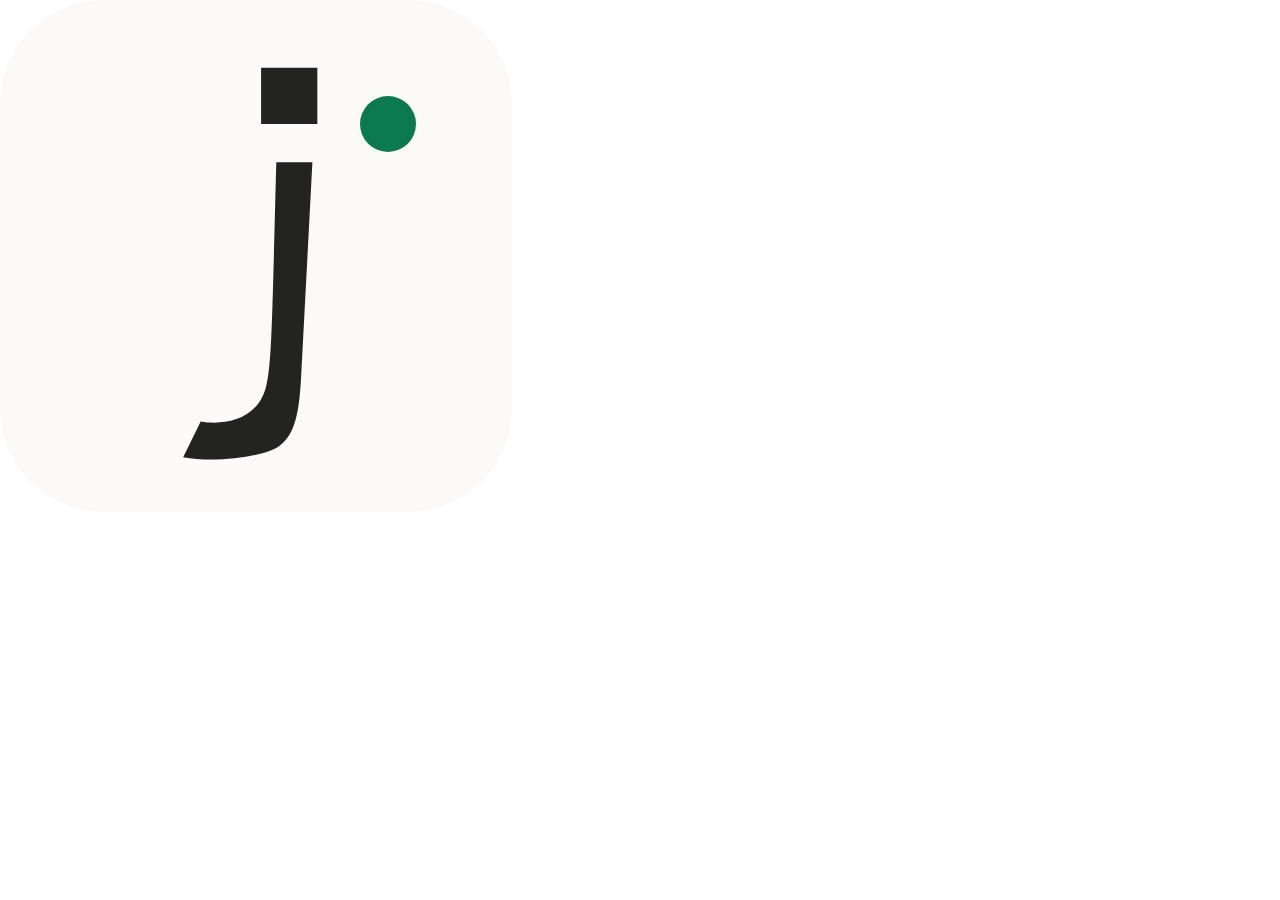
<file: assets/favicon-src.html>
<!DOCTYPE html>
<!-- Build-only: rendered to favicon.png (512x512) and apple-touch-icon.png (180x180)
     via headless Chrome screenshot. Paper tile, OpenDyslexic j, baked round corners. -->
<html>
<head>
<meta charset="UTF-8">
<style>
  @font-face {
    font-family: "OpenDyslexic";
    src: url("fonts/OpenDyslexic-Regular.otf") format("opentype");
  }
  * { margin: 0; padding: 0; }
  html, body { width: 512px; height: 512px; background: transparent; overflow: hidden; }
  .tile {
    width: 512px; height: 512px;
    background: #fbfaf8;
    border-radius: 104px;
    display: flex; align-items: center; justify-content: center;
    position: relative;
  }
  .j {
    font-family: "OpenDyslexic";
    font-size: 380px;
    color: #23231f;
    line-height: 1;
    margin-top: -70px; /* optical centering — the j's descender pulls mass down */
  }
  .dot {
    position: absolute; right: 96px; top: 96px;
    width: 56px; height: 56px; border-radius: 999px;
    background: #0b7a52;
  }
</style>
</head>
<body>
  <div class="tile"><span class="j">j</span><span class="dot"></span></div>
</body>
</html>
</file>
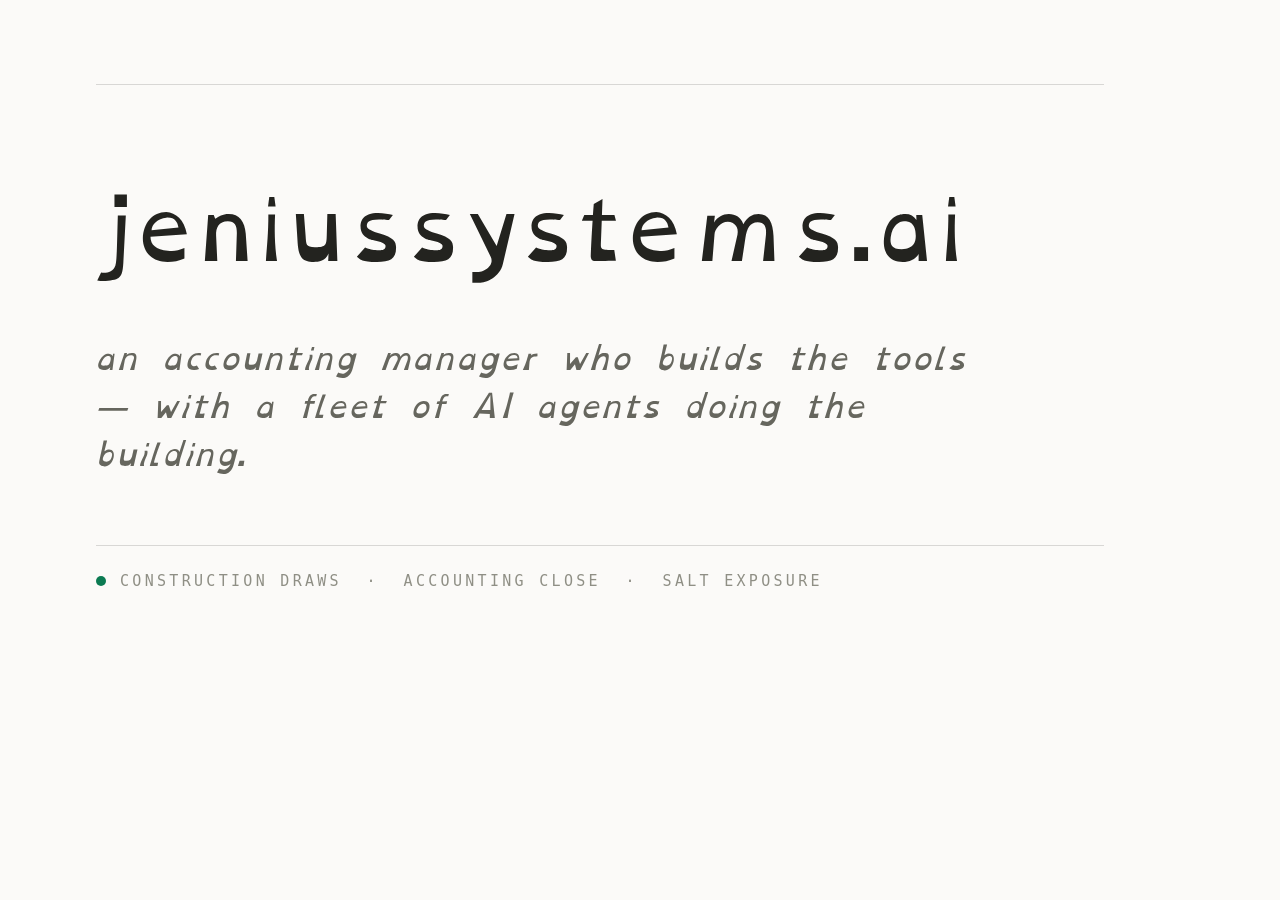
<file: assets/og-card.html>
<!DOCTYPE html>
<!-- Build-only: rendered to assets/og.png at 1200x630 via headless Chrome screenshot.
     Not linked from any page. Uses the repo's self-hosted OpenDyslexic. -->
<html lang="en">
<head>
<meta charset="UTF-8">
<style>
  @font-face {
    font-family: "OpenDyslexic";
    src: url("fonts/OpenDyslexic-Regular.otf") format("opentype");
    font-weight: 400; font-style: normal;
  }
  @font-face {
    font-family: "OpenDyslexic";
    src: url("fonts/OpenDyslexic-Italic.otf") format("opentype");
    font-weight: 400; font-style: italic;
  }
  * { margin: 0; padding: 0; box-sizing: border-box; }
  html, body { width: 1200px; height: 630px; overflow: hidden; }
  body {
    background: #fbfaf8;
    color: #23231f;
    font-family: "OpenDyslexic", system-ui, sans-serif;
    display: flex; flex-direction: column; justify-content: center;
    padding: 0 96px;
    position: relative;
  }
  .rule-t { position: absolute; top: 84px; left: 96px; right: 96px; height: 1px; background: rgba(35,35,31,0.16); }
  .rule-b { position: absolute; bottom: 84px; left: 96px; right: 96px; height: 1px; background: rgba(35,35,31,0.16); }
  h1 { font-weight: 400; font-size: 84px; letter-spacing: -0.01em; }
  .tag { font-style: italic; color: #66665e; font-size: 30px; line-height: 1.6; margin-top: 30px; max-width: 900px; }
  .meta { position: absolute; bottom: 40px; left: 96px; font-family: ui-monospace, Menlo, monospace; font-size: 15px; letter-spacing: 0.22em; color: #8f8f85; display: flex; align-items: center; gap: 14px; }
  .dot { width: 10px; height: 10px; border-radius: 999px; background: #0b7a52; display: inline-block; }
</style>
</head>
<body>
  <div class="rule-t"></div>
  <h1>jeniussystems.ai</h1>
  <p class="tag">an accounting manager who builds the tools —
    with a fleet of AI agents doing the building.</p>
  <div class="rule-b"></div>
  <p class="meta"><span class="dot"></span>CONSTRUCTION DRAWS&nbsp;&nbsp;·&nbsp;&nbsp;ACCOUNTING CLOSE&nbsp;&nbsp;·&nbsp;&nbsp;SALT EXPOSURE</p>
</body>
</html>
</file>
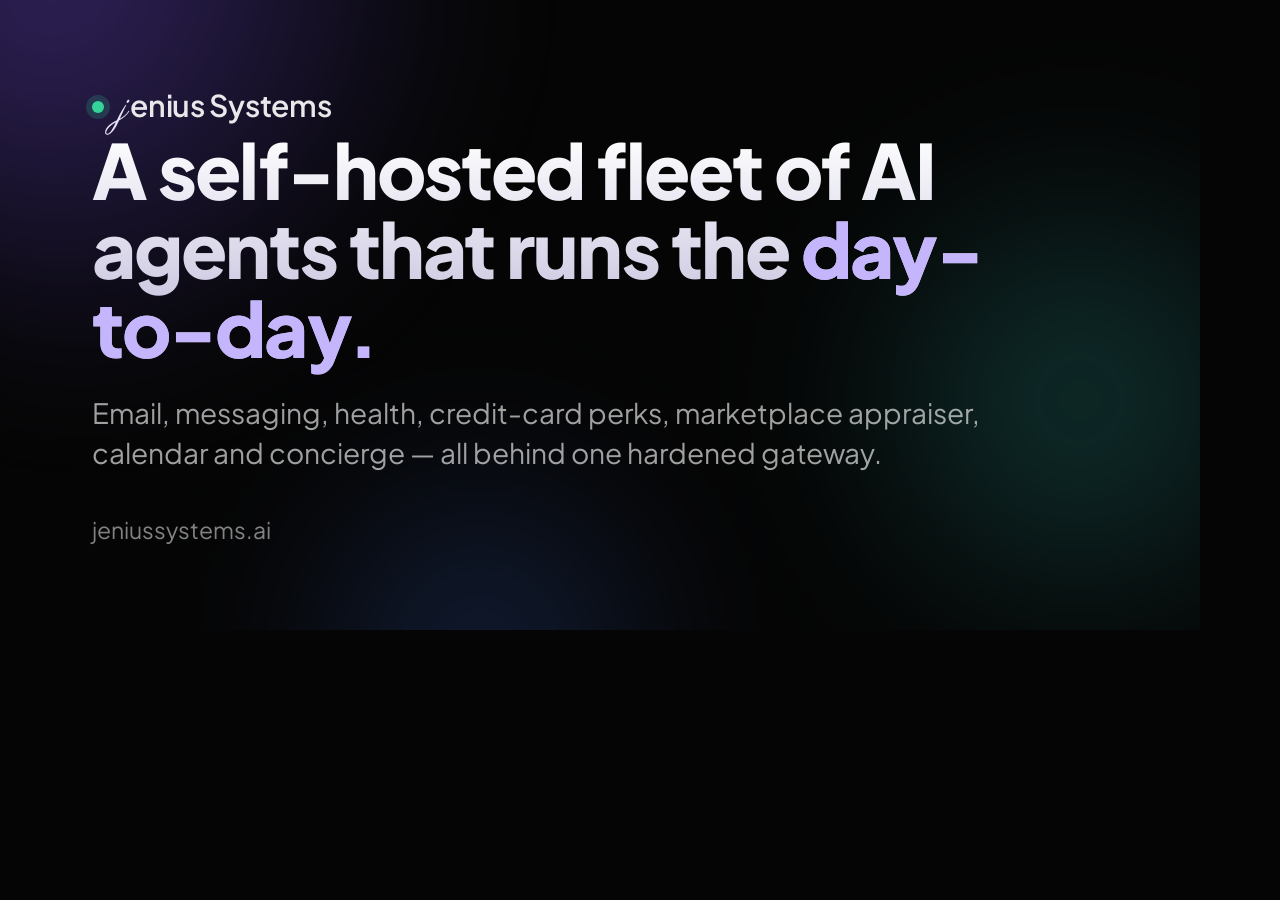
<file: sandbox/assets/og-card.html>
<!DOCTYPE html>
<!-- Build-only source for assets/og.png (1200x630 social card). NOT deployed to the public site.
     Regenerate: load this file in a browser at viewport 1200x630, screenshot -> assets/og.png -->
<html lang="en">
<head>
<meta charset="UTF-8" />
<link href="https://fonts.googleapis.com/css2?family=Plus+Jakarta+Sans:wght@400;600;700;800&family=Parisienne&display=swap" rel="stylesheet" />
<style>
  * { margin: 0; padding: 0; box-sizing: border-box; }
  html, body { width: 1200px; height: 630px; overflow: hidden; }
  body {
    background: #050505;
    color: #e8e8ea;
    font-family: 'Plus Jakarta Sans', system-ui, sans-serif;
    -webkit-font-smoothing: antialiased;
    position: relative;
  }
  .orb { position: absolute; border-radius: 9999px; filter: blur(70px); }
  .o1 { width: 620px; height: 620px; left: -140px; top: -220px; background: radial-gradient(circle at 30% 30%, #5b3fb0 0%, transparent 70%); opacity: 0.55; }
  .o2 { width: 560px; height: 560px; right: -160px; top: 120px; background: radial-gradient(circle at 50% 50%, #1f6f6b 0%, transparent 70%); opacity: 0.45; }
  .o3 { width: 480px; height: 480px; left: 240px; bottom: -260px; background: radial-gradient(circle at 50% 50%, #2b4a8f 0%, transparent 70%); opacity: 0.4; }
  .wrap { position: relative; z-index: 2; height: 100%; padding: 86px 92px; display: flex; flex-direction: column; }
  .brand { display: flex; align-items: center; gap: 14px; }
  .dot { width: 12px; height: 12px; border-radius: 9999px; background: #34d399; box-shadow: 0 0 0 6px rgba(52,211,153,0.18); }
  .brand-name { font-weight: 600; font-size: 30px; letter-spacing: -0.01em; }
  .brand-j { font-family: 'Parisienne', cursive; font-weight: 400; font-style: normal; font-size: 40px; color: #e7e3f6; -webkit-text-fill-color: #e7e3f6; vertical-align: middle; padding-right: 0.04em; line-height: 1; }
  h1 {
    margin-top: auto;
    font-weight: 800;
    font-size: 76px;
    line-height: 1.04;
    letter-spacing: -0.025em;
    max-width: 1000px;
    background: linear-gradient(180deg, #fff 0%, #b9b4d6 100%);
    -webkit-background-clip: text; background-clip: text; color: transparent;
  }
  h1 .accent { color: #c4b5fd; -webkit-text-fill-color: #c4b5fd; }
  p.sub { margin-top: 26px; font-size: 28px; line-height: 1.45; color: rgba(255,255,255,0.62); max-width: 920px; }
  .foot { margin-top: auto; padding-top: 40px; display: flex; align-items: center; gap: 14px; font-size: 23px; color: rgba(255,255,255,0.5); }
</style>
</head>
<body>
  <div class="orb o1"></div><div class="orb o2"></div><div class="orb o3"></div>
  <div class="wrap">
    <div class="brand"><span class="dot"></span><span class="brand-name"><span class="brand-j">j</span>enius Systems</span></div>
    <h1>A self-hosted fleet of AI agents that runs the <span class="accent">day-to-day.</span></h1>
    <p class="sub">Email, messaging, health, credit-card perks, marketplace appraiser, calendar and concierge — all behind one hardened gateway.</p>
    <div class="foot"><span>jeniussystems.ai</span></div>
  </div>
</body>
</html>
</file>
<file: assets/hub.css>
/* jeniussystems.ai — light field-log landing. Hand-written, no build step, no JS.
   Voice: personal, lowercase, OpenDyslexic wordmark. Shared by /, /built/, /404.
   Fonts are self-hosted (OpenDyslexic, SIL OFL license — see assets/fonts/). */

@font-face {
  font-family: "OpenDyslexic";
  src: url("/assets/fonts/OpenDyslexic-Regular.otf") format("opentype");
  font-weight: 400;
  font-style: normal;
  font-display: swap;
}
@font-face {
  font-family: "OpenDyslexic";
  src: url("/assets/fonts/OpenDyslexic-Italic.otf") format("opentype");
  font-weight: 400;
  font-style: italic;
  font-display: swap;
}

:root {
  --paper: #fbfaf8;
  --ink: #23231f;
  --muted: #66665e;
  --faint: #8f8f85;
  --hairline: rgba(35, 35, 31, 0.14);
  --live: #0b7a52;
  --live-soft: rgba(11, 122, 82, 0.09);
  --od: "OpenDyslexic", "Comic Sans MS", system-ui, sans-serif;
  --body: system-ui, -apple-system, "Segoe UI", sans-serif;
  --mono: ui-monospace, "SF Mono", Menlo, monospace;
  color-scheme: light;
}

*, *::before, *::after { box-sizing: border-box; margin: 0; padding: 0; }
body {
  background: var(--paper);
  /* faint field-notebook dot grid */
  background-image: radial-gradient(rgba(35, 35, 31, 0.07) 1px, transparent 1px);
  background-size: 22px 22px;
  color: var(--ink);
  font-family: var(--body);
  font-size: 16.5px;
  line-height: 1.7;
  -webkit-font-smoothing: antialiased;
}
img { max-width: 100%; display: block; }
::selection { background: rgba(11, 122, 82, 0.16); }
:focus-visible { outline: 2px solid var(--ink); outline-offset: 3px; border-radius: 2px; }

a { color: inherit; text-decoration: underline; text-decoration-thickness: 1px; text-underline-offset: 3px; text-decoration-color: var(--faint); }
a:hover { text-decoration-color: var(--ink); }

.skip { position: absolute; left: -9999px; top: 0; background: var(--ink); color: var(--paper); padding: 8px 14px; font-size: 14px; }
.skip:focus { left: 0; }

.page { max-width: 700px; margin: 0 auto; padding: 0 24px; }

/* ===== Hero ===== */
.hero { padding-top: clamp(4rem, 13vh, 8rem); }
.eyebrow {
  font-family: var(--mono);
  font-size: 11px;
  letter-spacing: 0.2em;
  text-transform: uppercase;
  color: var(--faint);
  margin-bottom: 18px;
}
.statement {
  font-family: var(--od);
  font-size: clamp(1.25rem, 3.6vw, 1.7rem);
  line-height: 1.4;
  margin-top: 26px;
  max-width: 26ch;
  padding-left: 16px;
  border-left: 3px solid var(--live);
}
.status {
  list-style: none;
  display: flex; flex-wrap: wrap; gap: 8px 22px;
  margin-top: 30px;
  font-family: var(--mono);
  font-size: 11.5px;
  letter-spacing: 0.12em;
  text-transform: uppercase;
  color: var(--muted);
}
.status li { display: inline-flex; align-items: center; gap: 8px; }
.status li::before { content: ""; width: 6px; height: 6px; border-radius: 999px; border: 1px solid var(--faint); }
.status .is-live { color: var(--live); }
.status .is-live::before { background: var(--live); border-color: var(--live); }
.wordmark {
  font-family: var(--od);
  font-weight: 400;
  font-size: clamp(1.8rem, 5.6vw, 2.9rem);
  line-height: 1.15;
  letter-spacing: -0.01em;
}
.wordmark a { text-decoration: none; }
.tagline {
  font-family: var(--od);
  font-style: italic;
  color: var(--muted);
  font-size: clamp(0.98rem, 2.4vw, 1.08rem);
  line-height: 1.85;
  max-width: 56ch;
  margin-top: 22px;
}

/* ===== Builds list ===== */
.section { margin-top: clamp(3.5rem, 9vh, 5.5rem); }
.section-note { color: var(--muted); font-size: 0.95rem; max-width: 58ch; margin: 12px 0 18px; }
.entry-no {
  font-family: var(--mono);
  font-size: 10.5px;
  letter-spacing: 0.18em;
  text-transform: uppercase;
  color: var(--faint);
  margin-bottom: 8px;
}

/* deployment spec sheet: mono key, plain value */
.spec { margin-top: 16px; border-left: 1px solid var(--hairline); padding-left: 16px; }
.spec > div { display: grid; grid-template-columns: 7.5ch 1fr; gap: 14px; padding: 3px 0; }
.spec dt {
  font-family: var(--mono);
  font-size: 10.5px;
  letter-spacing: 0.14em;
  text-transform: uppercase;
  color: var(--faint);
  padding-top: 4px;
}
.spec dd { color: var(--muted); font-size: 0.9rem; line-height: 1.6; }

/* method: numbered operating principles */
.method { list-style: none; counter-reset: step; margin-top: 10px; display: grid; grid-template-columns: 1fr 1fr; gap: 0 32px; border-top: 1px solid var(--hairline); }
.method > li { counter-increment: step; padding: 22px 0; border-bottom: 1px solid var(--hairline); }
.method > li::before {
  content: "0" counter(step);
  font-family: var(--mono);
  font-size: 10.5px;
  letter-spacing: 0.18em;
  color: var(--live);
}
.method h3 { font-family: var(--od); font-weight: 400; font-size: 1.02rem; line-height: 1.4; margin-top: 6px; }
.method p { color: var(--muted); font-size: 0.92rem; line-height: 1.65; margin-top: 6px; }
.tiny-label {
  font-family: var(--mono);
  font-weight: 400;
  font-size: 11px;
  letter-spacing: 0.22em;
  text-transform: uppercase;
  color: var(--faint);
}
.builds { list-style: none; margin-top: 10px; }
.builds > li { padding: 26px 0; border-bottom: 1px solid var(--hairline); }
.builds > li:first-child { border-top: 1px solid var(--hairline); }
.build-line { display: flex; align-items: baseline; flex-wrap: wrap; gap: 12px; }
.build-line a, .build-name {
  font-family: var(--od);
  font-size: 1.12rem;
  line-height: 1.4;
}
.chip {
  font-family: var(--mono);
  font-size: 10px;
  letter-spacing: 0.14em;
  border: 1px solid var(--hairline);
  border-radius: 999px;
  padding: 3px 10px;
  color: var(--faint);
  white-space: nowrap;
  display: inline-flex;
  align-items: center;
  gap: 6px;
}
.chip-live { color: var(--live); border-color: rgba(11, 122, 82, 0.35); background: var(--live-soft); }
.chip-live::before { content: ""; width: 5px; height: 5px; border-radius: 999px; background: var(--live); }
.build-desc { color: var(--muted); font-size: 0.95rem; max-width: 58ch; margin-top: 8px; }

/* ===== Footer ===== */
.foot {
  margin-top: clamp(4rem, 12vh, 7rem);
  padding: 22px 0 48px;
  font-family: var(--mono);
  font-size: 11px;
  letter-spacing: 0.08em;
  color: var(--faint);
  line-height: 2;
}

/* ===== Article pages (/built/) ===== */
.crumb { padding-top: clamp(2.5rem, 7vh, 4rem); font-family: var(--mono); font-size: 12px; }
.crumb a { color: var(--muted); }
.article-hero { padding-top: clamp(2rem, 6vh, 3.5rem); }
.article-hero .meta { font-family: var(--mono); font-size: 11px; letter-spacing: 0.18em; color: var(--faint); display: flex; align-items: center; gap: 12px; flex-wrap: wrap; }
.article-hero h1 { font-family: var(--od); font-weight: 400; font-size: clamp(1.6rem, 5vw, 2.3rem); margin-top: 16px; line-height: 1.25; }
.article-hero .lede { color: var(--muted); margin-top: 18px; font-size: 1.02rem; max-width: 58ch; }
.article-section { margin-top: clamp(2.6rem, 7vh, 4rem); }
.article-section h2 { font-family: var(--od); font-weight: 400; font-size: 1.25rem; }
.article-section ul { list-style: none; margin-top: 10px; }
.article-section li {
  color: var(--muted); font-size: 0.96rem; max-width: 62ch;
  padding: 12px 0; border-bottom: 1px solid var(--hairline);
  display: flex; gap: 12px; align-items: baseline;
}
.article-section li::before { content: "—"; color: var(--faint); font-family: var(--mono); font-size: 12px; flex: none; }
.notice {
  margin-top: clamp(2.6rem, 7vh, 4rem);
  border: 1px solid var(--hairline); border-radius: 10px;
  padding: 18px 22px; color: var(--muted); font-size: 0.95rem; background: #fff;
}
.notice strong { color: var(--ink); font-weight: 600; }

/* ===== 404 ===== */
.lost { min-height: 70vh; display: flex; flex-direction: column; justify-content: center; }
.lost .code { font-family: var(--mono); font-size: 12px; letter-spacing: 0.3em; color: var(--faint); }
.lost h1 { font-family: var(--od); font-weight: 400; font-size: clamp(1.7rem, 5vw, 2.4rem); margin-top: 14px; }
.lost p { color: var(--muted); margin-top: 14px; }
.lost .links { margin-top: 10px; }
.lost .links a { margin-right: 18px; font-family: var(--od); font-size: 1.02rem; }

@media (max-width: 480px) {
  body { font-size: 16px; }
  .builds > li { padding: 22px 0; }
  .method { grid-template-columns: 1fr; }
  .spec > div { grid-template-columns: 1fr; gap: 0; padding: 5px 0; }
}
</file>
<file: assets/assistant.css>
/* jeniussystems.ai — /assistant/ page. Loaded after hub.css.
   This page deliberately does NOT look like the hub: light-blue frosted glass, lit from behind.
   It works by re-pointing hub.css's colour variables on body.glass, then adding
   its own components. No JS: everything that moves is CSS and stops under
   prefers-reduced-motion. Diagrams are illustrations, never live data.
   The type stays OpenDyslexic — that part of the identity is not up for restyling. */

body.glass {
  --paper: #eaf3ff;
  --ink: #0e2742;
  --muted: rgba(14, 39, 66, 0.76);
  --faint: rgba(14, 39, 66, 0.55);
  --hairline: rgba(20, 60, 110, 0.14);
  --live: #0b76d1;
  --live-soft: rgba(26, 127, 224, 0.1);
  --sky: #1e9be8;
  --violet: #4a6fe0;
  --glass: rgba(255, 255, 255, 0.42);
  --glass-strong: rgba(255, 255, 255, 0.68);
  --edge: rgba(255, 255, 255, 0.85);
  background: linear-gradient(180deg, #f3f9ff 0%, #e3efff 55%, #eaf4ff 100%) fixed;
  color-scheme: light;
  overflow-x: hidden;
}
body.glass ::selection { background: rgba(26, 127, 224, 0.3); }

/* light behind the glass: three slow colour fields + a faint grid that fades out */
body.glass::before {
  content: "";
  position: fixed; inset: -25%;
  z-index: -2;
  background:
    radial-gradient(38% 34% at 22% 22%, rgba(120, 200, 255, 0.75), transparent 70%),
    radial-gradient(34% 38% at 82% 16%, rgba(150, 180, 255, 0.65), transparent 70%),
    radial-gradient(44% 40% at 62% 82%, rgba(140, 225, 245, 0.7), transparent 70%);
  filter: blur(30px);
  animation: drift 28s ease-in-out infinite alternate;
}
body.glass::after {
  content: "";
  position: fixed; inset: 0;
  z-index: -1;
  background-image:
    linear-gradient(rgba(20, 60, 110, 0.06) 1px, transparent 1px),
    linear-gradient(90deg, rgba(20, 60, 110, 0.06) 1px, transparent 1px);
  background-size: 44px 44px;
  -webkit-mask-image: radial-gradient(ellipse 80% 60% at 50% 20%, #000 20%, transparent 78%);
  mask-image: radial-gradient(ellipse 80% 60% at 50% 20%, #000 20%, transparent 78%);
}
@keyframes drift {
  0% { transform: translate3d(-3%, -2%, 0) rotate(0deg) scale(1); }
  50% { transform: translate3d(3%, 2%, 0) rotate(8deg) scale(1.08); }
  100% { transform: translate3d(-2%, 4%, 0) rotate(-6deg) scale(1.02); }
}

.page-wide { max-width: 780px; }

/* shared glass surface */
.map, .facts, .controls > li, .loop, .vouch > div, body.glass .notice {
  background: linear-gradient(140deg, var(--glass-strong), var(--glass) 55%);
  border: 1px solid var(--edge);
  -webkit-backdrop-filter: blur(20px) saturate(150%);
  backdrop-filter: blur(20px) saturate(150%);
  box-shadow:
    inset 0 1px 0 rgba(255, 255, 255, 0.95),
    inset 0 -1px 0 rgba(255, 255, 255, 0.35),
    0 24px 50px -28px rgba(30, 90, 170, 0.45);
}

/* ===== hero ===== */
body.glass .crumb a { color: var(--muted); }
body.glass .chip { border-color: var(--edge); color: var(--muted); background: rgba(255, 255, 255, 0.55); }
body.glass .chip-live { color: var(--live); border-color: rgba(26, 127, 224, 0.5); background: var(--live-soft); box-shadow: 0 0 18px -4px rgba(26, 127, 224, 0.7); }
body.glass .chip-live::before { box-shadow: 0 0 8px 1px var(--live); }

.a-hero h1 {
  max-width: 14ch;
  font-size: clamp(2rem, 7vw, 3.3rem);
  line-height: 1.12;
  background: linear-gradient(100deg, #0e2742 5%, #0b76d1 45%, #1e9be8 70%, #4a6fe0 100%);
  -webkit-background-clip: text;
  background-clip: text;
  -webkit-text-fill-color: transparent;
  color: transparent;
  padding-bottom: 0.12em;
  filter: drop-shadow(0 6px 22px rgba(26, 127, 224, 0.22));
}
.a-hero .lede { font-size: 1.05rem; }
.a-hero .lede strong { color: var(--ink); font-weight: 600; }

.facts {
  list-style: none;
  display: grid;
  grid-template-columns: repeat(4, 1fr);
  margin-top: 30px;
  border-radius: 18px;
  overflow: hidden;
}
.facts li { padding: 18px 16px 16px; }
.facts li + li { border-left: 1px solid var(--hairline); }
.facts b {
  display: block;
  font-family: var(--od);
  font-weight: 400;
  font-size: clamp(1.15rem, 3.4vw, 1.55rem);
  line-height: 1.2;
  font-variant-numeric: tabular-nums;
}
.facts span {
  display: block;
  margin-top: 6px;
  font-family: var(--mono);
  font-size: 10px;
  letter-spacing: 0.14em;
  text-transform: uppercase;
  color: var(--muted);
  line-height: 1.5;
}
.facts .is-live b { color: var(--live); text-shadow: 0 0 22px rgba(26, 127, 224, 0.3); }

/* ===== system map (inline svg) ===== */
.map {
  margin-top: 22px;
  border-radius: 22px;
  padding: 18px 14px 10px;
  position: relative;
  overflow: hidden;
}
/* a slow sheen sliding across the glass */
.map::before {
  content: "";
  position: absolute; top: 0; bottom: 0; left: -60%; width: 45%;
  background: linear-gradient(100deg, transparent, rgba(255, 255, 255, 0.6), transparent);
  transform: skewX(-18deg);
  animation: sheen 9s ease-in-out infinite;
  pointer-events: none;
}
@keyframes sheen { 0%, 55% { left: -60%; } 100% { left: 130%; } }
.map svg { display: block; width: 100%; height: auto; position: relative; }
.map figcaption {
  font-family: var(--mono);
  font-size: 10px;
  letter-spacing: 0.14em;
  text-transform: uppercase;
  color: var(--muted);
  padding: 8px 6px 4px;
  position: relative;
}

.m-node { fill: rgba(255, 255, 255, 0.7); stroke: rgba(20, 60, 110, 0.4); stroke-width: 1.2; }
.m-node-out { fill: rgba(26, 127, 224, 0.08); stroke: var(--live); stroke-width: 1.6; filter: drop-shadow(0 0 7px rgba(26, 127, 224, 0.45)); }
.m-fence { fill: rgba(255, 255, 255, 0.28); stroke: rgba(20, 60, 110, 0.4); stroke-width: 1; stroke-dasharray: 3 5; }
.m-wire { fill: none; stroke: rgba(20, 60, 110, 0.2); stroke-width: 1.4; }
.m-flow { fill: none; stroke: var(--ink); stroke-width: 2.2; stroke-linecap: round; stroke-dasharray: 10 150; animation: flow 3.2s linear infinite; }
.m-flow-back { animation-direction: reverse; animation-duration: 4.1s; }
.m-probe { fill: none; stroke: var(--live); stroke-width: 2.4; stroke-linecap: round; stroke-dasharray: 10 300; animation: probe 4.8s linear infinite; filter: drop-shadow(0 0 5px var(--live)); }
.m-page { fill: none; stroke: var(--live); stroke-width: 1.4; stroke-dasharray: 2 6; opacity: 0.8; }
.m-name { font-family: var(--od); font-size: 13px; fill: var(--ink); text-anchor: middle; }
.m-sub { font-family: var(--mono); font-size: 8.5px; letter-spacing: 0.12em; fill: rgba(20, 60, 110, 0.62); text-anchor: middle; text-transform: uppercase; }
.m-note { font-family: var(--mono); font-size: 8.5px; letter-spacing: 0.12em; fill: rgba(20, 60, 110, 0.72); text-transform: uppercase; }
.m-note-live { fill: var(--live); }
.m-mid { text-anchor: middle; }
.m-dot { fill: var(--live); filter: drop-shadow(0 0 4px var(--live)); }
.m-halo { fill: var(--live); opacity: 0.25; transform-box: fill-box; transform-origin: center; animation: halo 2.4s ease-out infinite; }

@keyframes flow { from { stroke-dashoffset: 160; } to { stroke-dashoffset: 0; } }
@keyframes probe { from { stroke-dashoffset: 310; } to { stroke-dashoffset: 0; } }
@keyframes halo { 0% { transform: scale(0.6); opacity: 0.45; } 100% { transform: scale(2.8); opacity: 0; } }

/* ===== heartbeat strip ===== */
.pulse { margin-top: 16px; }
.pulse svg { display: block; width: 100%; height: 44px; overflow: visible; }
.p-base { fill: none; stroke: var(--hairline); stroke-width: 1; }
.p-beat { fill: none; stroke: var(--live); stroke-width: 1.8; stroke-linejoin: round; stroke-linecap: round; stroke-dasharray: 220 1100; animation: beat 5s linear infinite; filter: drop-shadow(0 0 6px var(--live)); }
@keyframes beat { from { stroke-dashoffset: 220; } to { stroke-dashoffset: -1100; } }

/* ===== sections (own class: hub's .article-section styles every li) ===== */
.a-section { margin-top: clamp(3.2rem, 9vh, 5rem); }
.a-section h2 { font-family: var(--od); font-weight: 400; font-size: 1.4rem; line-height: 1.35; }
.a-section h2::before {
  content: "";
  display: block;
  width: 34px; height: 2px; border-radius: 2px;
  margin-bottom: 14px;
  background: linear-gradient(90deg, var(--live), var(--sky));
  box-shadow: 0 0 14px rgba(26, 127, 224, 0.8);
}

/* ===== controls grid ===== */
.controls { list-style: none; counter-reset: ctl; margin-top: 14px; display: grid; grid-template-columns: 1fr 1fr; gap: 14px; }
.controls > li {
  counter-increment: ctl;
  border-radius: 18px;
  padding: 20px 20px 22px;
  position: relative;
  transition: transform 0.3s ease, border-color 0.3s ease, box-shadow 0.3s ease;
}
.controls > li:hover {
  transform: translateY(-3px);
  border-color: rgba(26, 127, 224, 0.55);
  box-shadow:
    inset 0 1px 0 rgba(255, 255, 255, 1),
    0 0 0 1px rgba(26, 127, 224, 0.15),
    0 24px 50px -26px rgba(26, 127, 224, 0.55);
}
.controls > li::before {
  content: "control 0" counter(ctl);
  font-family: var(--mono);
  font-size: 10px;
  letter-spacing: 0.18em;
  text-transform: uppercase;
  color: var(--live);
}
.controls h3 { font-family: var(--od); font-weight: 400; font-size: 1.04rem; line-height: 1.4; margin-top: 8px; color: var(--ink); }
.controls p { color: var(--muted); font-size: 0.93rem; line-height: 1.65; margin-top: 6px; }

/* ===== phase rail ===== */
.rail { list-style: none; margin-top: 18px; position: relative; padding-left: 34px; }
.rail::before {
  content: ""; position: absolute; left: 9px; top: 10px; bottom: 10px; width: 2px; border-radius: 2px;
  background: linear-gradient(180deg, var(--live) 0%, var(--live) 22%, rgba(20, 60, 110, 0.16) 30%, rgba(20, 60, 110, 0.16) 100%);
}
.rail > li { position: relative; padding: 14px 0; border-bottom: 1px solid var(--hairline); display: grid; grid-template-columns: 1fr auto; gap: 4px 14px; align-items: baseline; }
.rail > li::before {
  content: "";
  position: absolute; left: -30px; top: 20px;
  width: 12px; height: 12px; border-radius: 999px;
  background: var(--paper); border: 1px solid rgba(20, 60, 110, 0.45);
}
.rail .on::before { background: var(--live); border-color: var(--live); box-shadow: 0 0 14px 2px rgba(26, 127, 224, 0.8); }
.rail .on::after {
  content: "";
  position: absolute; left: -30px; top: 20px;
  width: 12px; height: 12px; border-radius: 999px;
  background: var(--live);
  animation: ring 2.6s ease-out infinite;
}
@keyframes ring { 0% { transform: scale(1); opacity: 0.5; } 100% { transform: scale(3.4); opacity: 0; } }
.rail .ph { font-family: var(--mono); font-size: 10.5px; letter-spacing: 0.18em; color: var(--muted); text-transform: uppercase; grid-column: 1 / -1; }
.rail .on .ph { color: var(--live); }
.rail h3 { font-family: var(--od); font-weight: 400; font-size: 1.06rem; line-height: 1.4; color: var(--ink); }
.rail .off h3 { color: var(--muted); }
.rail p { grid-column: 1 / -1; color: var(--muted); font-size: 0.93rem; max-width: 56ch; }
.rail-note { color: var(--muted); font-size: 0.95rem; max-width: 58ch; margin-top: 14px; }

/* ===== the loop that stays off ===== */
.loop {
  margin-top: 18px;
  border-radius: 24px;
  padding: clamp(22px, 5vw, 36px);
  border-color: rgba(74, 111, 224, 0.4);
  background: linear-gradient(150deg, rgba(120, 175, 255, 0.42), rgba(255, 255, 255, 0.5) 60%);
  box-shadow:
    inset 0 1px 0 rgba(255, 255, 255, 0.95),
    0 0 60px -24px rgba(74, 111, 224, 0.5),
    0 30px 60px -34px rgba(30, 90, 170, 0.5);
}
.loop-head { display: flex; align-items: center; justify-content: space-between; gap: 18px; flex-wrap: wrap; }
.loop h3 { font-family: var(--od); font-weight: 400; font-size: clamp(1.15rem, 3.4vw, 1.5rem); line-height: 1.35; max-width: 22ch; color: var(--ink); }
.loop p { color: var(--muted); font-size: 0.96rem; max-width: 58ch; margin-top: 14px; }
.loop p strong { color: var(--ink); font-weight: 600; }

.switch { display: inline-flex; align-items: center; gap: 12px; font-family: var(--mono); font-size: 10.5px; letter-spacing: 0.18em; text-transform: uppercase; color: var(--muted); }
.switch i {
  display: block; width: 58px; height: 30px; border-radius: 999px;
  border: 1px solid rgba(20, 60, 110, 0.25);
  background: rgba(20, 60, 110, 0.12);
  box-shadow: inset 0 2px 5px rgba(20, 60, 110, 0.25);
  position: relative;
}
.switch i::after {
  content: ""; position: absolute; left: 3px; top: 3px;
  width: 22px; height: 22px; border-radius: 999px;
  background: linear-gradient(160deg, #ffffff, #dbe6f5);
  box-shadow: 0 2px 6px rgba(20, 60, 110, 0.35);
}

.steps { list-style: none; display: flex; flex-wrap: wrap; gap: 8px 6px; margin-top: 22px; align-items: center; }
.steps li {
  font-family: var(--mono); font-size: 10.5px; letter-spacing: 0.12em; text-transform: uppercase;
  border: 1px solid rgba(20, 60, 110, 0.2); border-radius: 999px; padding: 6px 12px;
  background: rgba(255, 255, 255, 0.6);
  color: rgba(20, 60, 110, 0.88);
  display: inline-flex; align-items: center;
}
.steps li + li::before { content: "→"; margin: 0 10px 0 -22px; color: rgba(20, 60, 110, 0.45); position: relative; left: -4px; }
.steps li + li { margin-left: 16px; }
.steps .tap { border-color: var(--live); color: var(--live); background: var(--live-soft); box-shadow: 0 0 20px -4px rgba(26, 127, 224, 0.8); }

.rounds { list-style: none; margin-top: 24px; border-top: 1px solid var(--hairline); }
.rounds li { display: grid; grid-template-columns: 9ch 1fr; gap: 16px; padding: 14px 0; border-bottom: 1px solid var(--hairline); align-items: baseline; }
.rounds b { font-family: var(--mono); font-weight: 400; font-size: 10.5px; letter-spacing: 0.18em; text-transform: uppercase; color: var(--violet); }
.rounds span { color: var(--muted); font-size: 0.93rem; line-height: 1.6; }

.blockers { list-style: none; margin-top: 18px; display: grid; grid-template-columns: 1fr 1fr; gap: 12px; }
.blockers li { border: 1px dashed rgba(20, 60, 110, 0.3); border-radius: 16px; padding: 16px 18px; color: var(--muted); font-size: 0.92rem; line-height: 1.6; background: rgba(255, 255, 255, 0.5); }
.blockers b { display: block; font-family: var(--od); font-weight: 400; font-size: 1.4rem; color: var(--ink); line-height: 1.2; margin-bottom: 6px; font-variant-numeric: tabular-nums; }

/* ===== vouch ===== */
.vouch { margin-top: 14px; display: grid; grid-template-columns: 1fr 1fr; gap: 14px; }
.vouch > div { border-radius: 18px; padding: 20px 20px 16px; }
.vouch h3 { font-family: var(--mono); font-weight: 400; font-size: 10.5px; letter-spacing: 0.18em; text-transform: uppercase; color: var(--live); }
.vouch > div + div h3 { color: var(--sky); }
.vouch ul { list-style: none; margin-top: 8px; }
.vouch li { color: var(--muted); font-size: 0.94rem; line-height: 1.6; padding: 6px 0 6px 18px; position: relative; }
.vouch li::before { content: "—"; position: absolute; left: 0; color: var(--faint); font-family: var(--mono); font-size: 12px; }

.asof { font-family: var(--mono); font-size: 10.5px; letter-spacing: 0.14em; text-transform: uppercase; color: var(--muted); margin-top: 16px; }

body.glass .notice { border-radius: 18px; color: var(--muted); }
body.glass .notice strong { color: var(--ink); }
body.glass .foot { color: var(--muted); }

/* ===== scroll reveal — progressive, only where supported ===== */
@supports (animation-timeline: view()) {
  @media (prefers-reduced-motion: no-preference) {
    .reveal { animation: rise linear both; animation-timeline: view(); animation-range: entry 0% entry 55%; }
  }
}
@keyframes rise { from { opacity: 0; transform: translateY(22px) scale(0.985); } to { opacity: 1; transform: none; } }

/* no glass support: fall back to a solid dark panel so text stays readable */
@supports not ((backdrop-filter: blur(1px)) or (-webkit-backdrop-filter: blur(1px))) {
  .map, .facts, .controls > li, .loop, .vouch > div, body.glass .notice { background: #f6faff; }
}

@media (prefers-reduced-motion: reduce) {
  body.glass::before, .map::before, .m-flow, .m-probe, .m-halo, .p-beat, .rail .on::after { animation: none; }
  .m-halo { opacity: 0; }
  .map::before { display: none; }
  .controls > li { transition: none; }
}

@media (max-width: 560px) {
  .facts { grid-template-columns: 1fr 1fr; }
  .facts li:nth-child(3) { border-left: 0; }
  .facts li:nth-child(n+3) { border-top: 1px solid var(--hairline); }
  .controls, .blockers, .vouch { grid-template-columns: 1fr; }
  .rounds li { grid-template-columns: 1fr; gap: 4px; }
  .steps li + li { margin-left: 0; }
  .steps li + li::before { content: none; }
  .map { padding: 12px 6px 6px; }
  /* the svg shrinks to ~half size on a phone: drop the small sub-labels, enlarge the rest */
  .m-sub { display: none; }
  .m-name { font-size: 15.5px; }
  .m-note { font-size: 13.5px; letter-spacing: 0.02em; }
}
</file>
<file: sandbox/styles.css>
*,:after,:before{--tw-border-spacing-x:0;--tw-border-spacing-y:0;--tw-translate-x:0;--tw-translate-y:0;--tw-rotate:0;--tw-skew-x:0;--tw-skew-y:0;--tw-scale-x:1;--tw-scale-y:1;--tw-pan-x: ;--tw-pan-y: ;--tw-pinch-zoom: ;--tw-scroll-snap-strictness:proximity;--tw-gradient-from-position: ;--tw-gradient-via-position: ;--tw-gradient-to-position: ;--tw-ordinal: ;--tw-slashed-zero: ;--tw-numeric-figure: ;--tw-numeric-spacing: ;--tw-numeric-fraction: ;--tw-ring-inset: ;--tw-ring-offset-width:0px;--tw-ring-offset-color:#fff;--tw-ring-color:rgba(59,130,246,.5);--tw-ring-offset-shadow:0 0 #0000;--tw-ring-shadow:0 0 #0000;--tw-shadow:0 0 #0000;--tw-shadow-colored:0 0 #0000;--tw-blur: ;--tw-brightness: ;--tw-contrast: ;--tw-grayscale: ;--tw-hue-rotate: ;--tw-invert: ;--tw-saturate: ;--tw-sepia: ;--tw-drop-shadow: ;--tw-backdrop-blur: ;--tw-backdrop-brightness: ;--tw-backdrop-contrast: ;--tw-backdrop-grayscale: ;--tw-backdrop-hue-rotate: ;--tw-backdrop-invert: ;--tw-backdrop-opacity: ;--tw-backdrop-saturate: ;--tw-backdrop-sepia: ;--tw-contain-size: ;--tw-contain-layout: ;--tw-contain-paint: ;--tw-contain-style: }::backdrop{--tw-border-spacing-x:0;--tw-border-spacing-y:0;--tw-translate-x:0;--tw-translate-y:0;--tw-rotate:0;--tw-skew-x:0;--tw-skew-y:0;--tw-scale-x:1;--tw-scale-y:1;--tw-pan-x: ;--tw-pan-y: ;--tw-pinch-zoom: ;--tw-scroll-snap-strictness:proximity;--tw-gradient-from-position: ;--tw-gradient-via-position: ;--tw-gradient-to-position: ;--tw-ordinal: ;--tw-slashed-zero: ;--tw-numeric-figure: ;--tw-numeric-spacing: ;--tw-numeric-fraction: ;--tw-ring-inset: ;--tw-ring-offset-width:0px;--tw-ring-offset-color:#fff;--tw-ring-color:rgba(59,130,246,.5);--tw-ring-offset-shadow:0 0 #0000;--tw-ring-shadow:0 0 #0000;--tw-shadow:0 0 #0000;--tw-shadow-colored:0 0 #0000;--tw-blur: ;--tw-brightness: ;--tw-contrast: ;--tw-grayscale: ;--tw-hue-rotate: ;--tw-invert: ;--tw-saturate: ;--tw-sepia: ;--tw-drop-shadow: ;--tw-backdrop-blur: ;--tw-backdrop-brightness: ;--tw-backdrop-contrast: ;--tw-backdrop-grayscale: ;--tw-backdrop-hue-rotate: ;--tw-backdrop-invert: ;--tw-backdrop-opacity: ;--tw-backdrop-saturate: ;--tw-backdrop-sepia: ;--tw-contain-size: ;--tw-contain-layout: ;--tw-contain-paint: ;--tw-contain-style: }/*! tailwindcss v3.4.17 | MIT License | https://tailwindcss.com*/*,:after,:before{box-sizing:border-box;border:0 solid #e5e7eb}:after,:before{--tw-content:""}:host,html{line-height:1.5;-webkit-text-size-adjust:100%;-moz-tab-size:4;-o-tab-size:4;tab-size:4;font-family:Plus Jakarta Sans,system-ui,sans-serif;font-feature-settings:normal;font-variation-settings:normal;-webkit-tap-highlight-color:transparent}body{margin:0;line-height:inherit}hr{height:0;color:inherit;border-top-width:1px}abbr:where([title]){-webkit-text-decoration:underline dotted;text-decoration:underline dotted}h1,h2,h3,h4,h5,h6{font-size:inherit;font-weight:inherit}a{color:inherit;text-decoration:inherit}b,strong{font-weight:bolder}code,kbd,pre,samp{font-family:JetBrains Mono,ui-monospace,monospace;font-feature-settings:normal;font-variation-settings:normal;font-size:1em}small{font-size:80%}sub,sup{font-size:75%;line-height:0;position:relative;vertical-align:baseline}sub{bottom:-.25em}sup{top:-.5em}table{text-indent:0;border-color:inherit;border-collapse:collapse}button,input,optgroup,select,textarea{font-family:inherit;font-feature-settings:inherit;font-variation-settings:inherit;font-size:100%;font-weight:inherit;line-height:inherit;letter-spacing:inherit;color:inherit;margin:0;padding:0}button,select{text-transform:none}button,input:where([type=button]),input:where([type=reset]),input:where([type=submit]){-webkit-appearance:button;background-color:transparent;background-image:none}:-moz-focusring{outline:auto}:-moz-ui-invalid{box-shadow:none}progress{vertical-align:baseline}::-webkit-inner-spin-button,::-webkit-outer-spin-button{height:auto}[type=search]{-webkit-appearance:textfield;outline-offset:-2px}::-webkit-search-decoration{-webkit-appearance:none}::-webkit-file-upload-button{-webkit-appearance:button;font:inherit}summary{display:list-item}blockquote,dd,dl,figure,h1,h2,h3,h4,h5,h6,hr,p,pre{margin:0}fieldset{margin:0}fieldset,legend{padding:0}menu,ol,ul{list-style:none;margin:0;padding:0}dialog{padding:0}textarea{resize:vertical}input::-moz-placeholder,textarea::-moz-placeholder{opacity:1;color:#9ca3af}input::placeholder,textarea::placeholder{opacity:1;color:#9ca3af}[role=button],button{cursor:pointer}:disabled{cursor:default}audio,canvas,embed,iframe,img,object,svg,video{display:block;vertical-align:middle}img,video{max-width:100%;height:auto}[hidden]:where(:not([hidden=until-found])){display:none}.static{position:static}.fixed{position:fixed}.absolute{position:absolute}.relative{position:relative}.inset-0{inset:0}.inset-x-0{left:0;right:0}.bottom-0{bottom:0}.left-0{left:0}.top-0{top:0}.z-10{z-index:10}.z-30{z-index:30}.z-40{z-index:40}.mx-auto{margin-left:auto;margin-right:auto}.mb-12{margin-bottom:3rem}.mb-14{margin-bottom:3.5rem}.mb-3{margin-bottom:.75rem}.mb-5{margin-bottom:1.25rem}.mb-8{margin-bottom:2rem}.ml-auto{margin-left:auto}.mr-1{margin-right:.25rem}.mt-0\.5{margin-top:.125rem}.mt-1{margin-top:.25rem}.mt-12{margin-top:3rem}.mt-2{margin-top:.5rem}.mt-3{margin-top:.75rem}.mt-4{margin-top:1rem}.mt-5{margin-top:1.25rem}.mt-6{margin-top:1.5rem}.mt-7{margin-top:1.75rem}.mt-8{margin-top:2rem}.block{display:block}.flex{display:flex}.inline-flex{display:inline-flex}.grid{display:grid}.hidden{display:none}.h-2{height:.5rem}.h-2\.5{height:.625rem}.h-3\.5{height:.875rem}.h-9{height:2.25rem}.h-\[1\.5px\]{height:1.5px}.h-full{height:100%}.h-px{height:1px}.min-h-\[100dvh\]{min-height:100dvh}.w-2{width:.5rem}.w-2\.5{width:.625rem}.w-4{width:1rem}.w-9{width:2.25rem}.w-full{width:100%}.w-max{width:-moz-max-content;width:max-content}.max-w-2xl{max-width:42rem}.max-w-3xl{max-width:48rem}.max-w-4xl{max-width:56rem}.max-w-5xl{max-width:64rem}.max-w-6xl{max-width:72rem}.max-w-md{max-width:28rem}.max-w-xl{max-width:36rem}.flex-1{flex:1 1 0%}.shrink-0{flex-shrink:0}.translate-y-6{--tw-translate-y:1.5rem}.transform,.translate-y-6{transform:translate(var(--tw-translate-x),var(--tw-translate-y)) rotate(var(--tw-rotate)) skewX(var(--tw-skew-x)) skewY(var(--tw-skew-y)) scaleX(var(--tw-scale-x)) scaleY(var(--tw-scale-y))}@keyframes ping{75%,to{transform:scale(2);opacity:0}}.animate-ping{animation:ping 1s cubic-bezier(0,0,.2,1) infinite}.scroll-mt-24{scroll-margin-top:6rem}.grid-cols-1{grid-template-columns:repeat(1,minmax(0,1fr))}.grid-cols-2{grid-template-columns:repeat(2,minmax(0,1fr))}.flex-col{flex-direction:column}.flex-wrap{flex-wrap:wrap}.place-items-center{place-items:center}.items-start{align-items:flex-start}.items-center{align-items:center}.items-baseline{align-items:baseline}.justify-center{justify-content:center}.justify-between{justify-content:space-between}.gap-1{gap:.25rem}.gap-1\.5{gap:.375rem}.gap-2{gap:.5rem}.gap-2\.5{gap:.625rem}.gap-3{gap:.75rem}.gap-4{gap:1rem}.gap-6{gap:1.5rem}.gap-7{gap:1.75rem}.gap-\[52px\]{gap:52px}.space-y-3>:not([hidden])~:not([hidden]){--tw-space-y-reverse:0;margin-top:calc(.75rem*(1 - var(--tw-space-y-reverse)));margin-bottom:calc(.75rem*var(--tw-space-y-reverse))}.scroll-smooth{scroll-behavior:smooth}.whitespace-nowrap{white-space:nowrap}.rounded-2xl{border-radius:1rem}.rounded-\[1\.4rem\]{border-radius:1.4rem}.rounded-\[1\.6rem\]{border-radius:1.6rem}.rounded-\[1\.8rem\]{border-radius:1.8rem}.rounded-\[2rem\]{border-radius:2rem}.rounded-\[calc\(1\.4rem-0\.375rem\)\]{border-radius:1.025rem}.rounded-\[calc\(1\.6rem-0\.375rem\)\]{border-radius:1.225rem}.rounded-\[calc\(1\.8rem-0\.375rem\)\]{border-radius:1.425rem}.rounded-\[calc\(2rem-0\.375rem\)\]{border-radius:1.625rem}.rounded-full{border-radius:9999px}.rounded-xl{border-radius:.75rem}.border{border-width:1px}.border-t{border-top-width:1px}.border-amber-400\/25{border-color:rgba(251,191,36,.25)}.border-emerald-400\/20{border-color:rgba(52,211,153,.2)}.border-rose-500\/30{border-color:rgba(244,63,94,.3)}.border-sky-400\/25{border-color:rgba(56,189,248,.25)}.border-white\/5{border-color:hsla(0,0%,100%,.05)}.bg-amber-400\/10{background-color:rgba(251,191,36,.1)}.bg-amber-400\/15{background-color:rgba(251,191,36,.15)}.bg-black\/85{background-color:rgba(0,0,0,.85)}.bg-emerald-400{--tw-bg-opacity:1;background-color:rgb(52 211 153/var(--tw-bg-opacity,1))}.bg-emerald-400\/10{background-color:rgba(52,211,153,.1)}.bg-emerald-400\/15{background-color:rgba(52,211,153,.15)}.bg-rose-500\/10{background-color:rgba(244,63,94,.1)}.bg-sky-400{--tw-bg-opacity:1;background-color:rgb(56 189 248/var(--tw-bg-opacity,1))}.bg-sky-400\/10{background-color:rgba(56,189,248,.1)}.bg-sky-400\/15{background-color:rgba(56,189,248,.15)}.bg-violet-400{--tw-bg-opacity:1;background-color:rgb(167 139 250/var(--tw-bg-opacity,1))}.bg-white{--tw-bg-opacity:1;background-color:rgb(255 255 255/var(--tw-bg-opacity,1))}.bg-white\/10{background-color:hsla(0,0%,100%,.1)}.bg-white\/5{background-color:hsla(0,0%,100%,.05)}.bg-white\/\[0\.02\]{background-color:hsla(0,0%,100%,.02)}.bg-white\/\[0\.03\]{background-color:hsla(0,0%,100%,.03)}.bg-gradient-to-b{background-image:linear-gradient(to bottom,var(--tw-gradient-stops))}.bg-gradient-to-br{background-image:linear-gradient(to bottom right,var(--tw-gradient-stops))}.from-emerald-500\/10{--tw-gradient-from:rgba(16,185,129,.1) var(--tw-gradient-from-position);--tw-gradient-to:rgba(16,185,129,0) var(--tw-gradient-to-position);--tw-gradient-stops:var(--tw-gradient-from),var(--tw-gradient-to)}.from-violet-500\/10{--tw-gradient-from:rgba(139,92,246,.1) var(--tw-gradient-from-position);--tw-gradient-to:rgba(139,92,246,0) var(--tw-gradient-to-position);--tw-gradient-stops:var(--tw-gradient-from),var(--tw-gradient-to)}.from-violet-500\/15{--tw-gradient-from:rgba(139,92,246,.15) var(--tw-gradient-from-position);--tw-gradient-to:rgba(139,92,246,0) var(--tw-gradient-to-position);--tw-gradient-stops:var(--tw-gradient-from),var(--tw-gradient-to)}.to-transparent{--tw-gradient-to:transparent var(--tw-gradient-to-position)}.to-white\/\[0\.02\]{--tw-gradient-to:hsla(0,0%,100%,.02) var(--tw-gradient-to-position)}.p-1\.5{padding:.375rem}.p-6{padding:1.5rem}.p-7{padding:1.75rem}.p-8{padding:2rem}.px-2{padding-left:.5rem;padding-right:.5rem}.px-2\.5{padding-left:.625rem;padding-right:.625rem}.px-3{padding-left:.75rem;padding-right:.75rem}.px-3\.5{padding-left:.875rem;padding-right:.875rem}.px-4{padding-left:1rem;padding-right:1rem}.px-5{padding-left:1.25rem;padding-right:1.25rem}.px-6{padding-left:1.5rem;padding-right:1.5rem}.py-0\.5{padding-top:.125rem;padding-bottom:.125rem}.py-1\.5{padding-top:.375rem;padding-bottom:.375rem}.py-2{padding-top:.5rem;padding-bottom:.5rem}.py-2\.5{padding-top:.625rem;padding-bottom:.625rem}.py-20{padding-top:5rem;padding-bottom:5rem}.py-24{padding-top:6rem;padding-bottom:6rem}.py-4{padding-top:1rem;padding-bottom:1rem}.py-5{padding-top:1.25rem;padding-bottom:1.25rem}.py-6{padding-top:1.5rem;padding-bottom:1.5rem}.pb-20{padding-bottom:5rem}.pb-4{padding-bottom:1rem}.pl-3{padding-left:.75rem}.pr-4{padding-right:1rem}.pt-0\.5{padding-top:.125rem}.pt-28{padding-top:7rem}.pt-5{padding-top:1.25rem}.text-center{text-align:center}.font-display{font-family:Space Grotesk,system-ui,sans-serif}.font-mono{font-family:JetBrains Mono,ui-monospace,monospace}.font-sans{font-family:Plus Jakarta Sans,system-ui,sans-serif}.text-2xl{font-size:1.5rem;line-height:2rem}.text-3xl{font-size:1.875rem;line-height:2.25rem}.text-4xl{font-size:2.25rem;line-height:2.5rem}.text-\[10px\]{font-size:10px}.text-\[11px\]{font-size:11px}.text-\[13px\]{font-size:13px}.text-\[clamp\(2\.6rem\2c 9vw\2c 7\.5rem\)\]{font-size:clamp(2.6rem,9vw,7.5rem)}.text-lg{font-size:1.125rem;line-height:1.75rem}.text-sm{font-size:.875rem;line-height:1.25rem}.text-xl{font-size:1.25rem;line-height:1.75rem}.text-xs{font-size:.75rem;line-height:1rem}.font-bold{font-weight:700}.font-light{font-weight:300}.font-medium{font-weight:500}.font-normal{font-weight:400}.font-semibold{font-weight:600}.leading-\[1\.12\]{line-height:1.12}.leading-relaxed{line-height:1.625}.tracking-tight{letter-spacing:-.025em}.text-amber-200{--tw-text-opacity:1;color:rgb(253 230 138/var(--tw-text-opacity,1))}.text-amber-200\/60{color:hsla(48,97%,77%,.6)}.text-amber-300{--tw-text-opacity:1;color:rgb(252 211 77/var(--tw-text-opacity,1))}.text-amber-300\/80{color:rgba(252,211,77,.8)}.text-emerald-200{--tw-text-opacity:1;color:rgb(167 243 208/var(--tw-text-opacity,1))}.text-emerald-200\/60{color:rgba(167,243,208,.6)}.text-emerald-200\/70{color:rgba(167,243,208,.7)}.text-emerald-200\/90{color:rgba(167,243,208,.9)}.text-emerald-300{--tw-text-opacity:1;color:rgb(110 231 183/var(--tw-text-opacity,1))}.text-emerald-300\/45{color:rgba(110,231,183,.45)}.text-emerald-300\/70{color:rgba(110,231,183,.7)}.text-emerald-300\/80{color:rgba(110,231,183,.8)}.text-rose-200{--tw-text-opacity:1;color:rgb(254 205 211/var(--tw-text-opacity,1))}.text-rose-300\/70{color:rgba(253,164,175,.7)}.text-rose-300\/80{color:rgba(253,164,175,.8)}.text-sky-200{--tw-text-opacity:1;color:rgb(186 230 253/var(--tw-text-opacity,1))}.text-sky-200\/60{color:rgba(186,230,253,.6)}.text-sky-300{--tw-text-opacity:1;color:rgb(125 211 252/var(--tw-text-opacity,1))}.text-sky-300\/80{color:rgba(125,211,252,.8)}.text-violet-200\/70{color:rgba(221,214,254,.7)}.text-violet-300\/70{color:rgba(196,181,253,.7)}.text-violet-300\/80{color:rgba(196,181,253,.8)}.text-white{--tw-text-opacity:1;color:rgb(255 255 255/var(--tw-text-opacity,1))}.text-white\/30{color:hsla(0,0%,100%,.3)}.text-white\/35{color:hsla(0,0%,100%,.35)}.text-white\/40{color:hsla(0,0%,100%,.4)}.text-white\/45{color:hsla(0,0%,100%,.45)}.text-white\/50{color:hsla(0,0%,100%,.5)}.text-white\/55{color:hsla(0,0%,100%,.55)}.text-white\/60{color:hsla(0,0%,100%,.6)}.text-white\/65{color:hsla(0,0%,100%,.65)}.text-white\/70{color:hsla(0,0%,100%,.7)}.text-white\/80{color:hsla(0,0%,100%,.8)}.antialiased{-webkit-font-smoothing:antialiased;-moz-osx-font-smoothing:grayscale}.opacity-0{opacity:0}.opacity-60{opacity:.6}.shadow{--tw-shadow:0 1px 3px 0 rgba(0,0,0,.1),0 1px 2px -1px rgba(0,0,0,.1);--tw-shadow-colored:0 1px 3px 0 var(--tw-shadow-color),0 1px 2px -1px var(--tw-shadow-color)}.shadow,.shadow-\[0_8px_40px_rgba\(0\2c 0\2c 0\2c 0\.5\)\]{box-shadow:var(--tw-ring-offset-shadow,0 0 #0000),var(--tw-ring-shadow,0 0 #0000),var(--tw-shadow)}.shadow-\[0_8px_40px_rgba\(0\2c 0\2c 0\2c 0\.5\)\]{--tw-shadow:0 8px 40px rgba(0,0,0,.5);--tw-shadow-colored:0 8px 40px var(--tw-shadow-color)}.ring-1{--tw-ring-offset-shadow:var(--tw-ring-inset) 0 0 0 var(--tw-ring-offset-width) var(--tw-ring-offset-color);--tw-ring-shadow:var(--tw-ring-inset) 0 0 0 calc(1px + var(--tw-ring-offset-width)) var(--tw-ring-color);box-shadow:var(--tw-ring-offset-shadow),var(--tw-ring-shadow),var(--tw-shadow,0 0 #0000)}.ring-emerald-400\/20{--tw-ring-color:rgba(52,211,153,.2)}.ring-violet-400\/20{--tw-ring-color:rgba(167,139,250,.2)}.blur{--tw-blur:blur(8px)}.blur,.filter{filter:var(--tw-blur) var(--tw-brightness) var(--tw-contrast) var(--tw-grayscale) var(--tw-hue-rotate) var(--tw-invert) var(--tw-saturate) var(--tw-sepia) var(--tw-drop-shadow)}.backdrop-blur-2xl{--tw-backdrop-blur:blur(40px);-webkit-backdrop-filter:var(--tw-backdrop-blur) var(--tw-backdrop-brightness) var(--tw-backdrop-contrast) var(--tw-backdrop-grayscale) var(--tw-backdrop-hue-rotate) var(--tw-backdrop-invert) var(--tw-backdrop-opacity) var(--tw-backdrop-saturate) var(--tw-backdrop-sepia);backdrop-filter:var(--tw-backdrop-blur) var(--tw-backdrop-brightness) var(--tw-backdrop-contrast) var(--tw-backdrop-grayscale) var(--tw-backdrop-hue-rotate) var(--tw-backdrop-invert) var(--tw-backdrop-opacity) var(--tw-backdrop-saturate) var(--tw-backdrop-sepia)}.transition{transition-property:color,background-color,border-color,text-decoration-color,fill,stroke,opacity,box-shadow,transform,filter,-webkit-backdrop-filter;transition-property:color,background-color,border-color,text-decoration-color,fill,stroke,opacity,box-shadow,transform,filter,backdrop-filter;transition-property:color,background-color,border-color,text-decoration-color,fill,stroke,opacity,box-shadow,transform,filter,backdrop-filter,-webkit-backdrop-filter;transition-timing-function:cubic-bezier(.4,0,.2,1);transition-duration:.15s}.transition-all{transition-property:all;transition-timing-function:cubic-bezier(.4,0,.2,1);transition-duration:.15s}.duration-500{transition-duration:.5s}.hover\:bg-white\/5:hover{background-color:hsla(0,0%,100%,.05)}.hover\:text-white:hover{--tw-text-opacity:1;color:rgb(255 255 255/var(--tw-text-opacity,1))}@media (min-width:640px){.sm\:grid-cols-2{grid-template-columns:repeat(2,minmax(0,1fr))}.sm\:grid-cols-3{grid-template-columns:repeat(3,minmax(0,1fr))}}@media (min-width:768px){.md\:col-span-4{grid-column:span 4/span 4}.md\:col-span-5{grid-column:span 5/span 5}.md\:col-span-7{grid-column:span 7/span 7}.md\:flex{display:flex}.md\:inline-flex{display:inline-flex}.md\:hidden{display:none}.md\:w-1\/3{width:33.333333%}.md\:w-2\/3{width:66.666667%}.md\:grid-cols-12{grid-template-columns:repeat(12,minmax(0,1fr))}.md\:grid-cols-2{grid-template-columns:repeat(2,minmax(0,1fr))}.md\:grid-cols-3{grid-template-columns:repeat(3,minmax(0,1fr))}.md\:grid-cols-4{grid-template-columns:repeat(4,minmax(0,1fr))}.md\:flex-row{flex-direction:row}.md\:items-center{align-items:center}.md\:px-10{padding-left:2.5rem;padding-right:2.5rem}.md\:text-2xl{font-size:1.5rem;line-height:2rem}.md\:text-5xl{font-size:3rem;line-height:1}}@media (min-width:1024px){.lg\:grid-cols-3{grid-template-columns:repeat(3,minmax(0,1fr))}}

/* ============================================================
   Section tab nav + data-driven fleet roster
   (hand-maintained; harmonized with the inline glass/hairline
   look defined in index.html)
   ============================================================ */

/* ---- sticky pill tab nav ---- */
/* Body padding-top reserves space for the fixed top nav so the in-flow
   tab bar starts below it. Sticky `top` is set to the nav's height so the
   bar pins directly under the nav (never over it) once the page scrolls. */
body{ padding-top:5.5rem; }
#mc-tabs{
  position:sticky; top:5rem; z-index:35;
  display:flex; justify-content:center; flex-wrap:wrap; gap:.25rem;
  margin:0 auto; padding:.4rem .5rem;
  width:max-content; max-width:calc(100% - 2rem);
  border-radius:9999px;
  background:rgba(10,10,14,0.55);
  border:1px solid rgba(255,255,255,0.08);
  -webkit-backdrop-filter:blur(20px); backdrop-filter:blur(20px);
  box-shadow:0 8px 40px rgba(0,0,0,0.5);
}
#mc-tabs [data-tab]{
  font-family:'Plus Jakarta Sans',system-ui,sans-serif;
  font-size:13px; line-height:1; color:rgba(255,255,255,0.62);
  background:transparent; border:0; cursor:pointer;
  padding:.55rem .95rem; border-radius:9999px; white-space:nowrap;
  transition:color .5s, background-color .5s;
}
#mc-tabs [data-tab]:hover{ color:#fff; background:rgba(255,255,255,0.05); }
#mc-tabs [data-tab][aria-current="page"]{
  color:#fff; background:rgba(255,255,255,0.08);
  box-shadow:inset 0 1px 1px rgba(255,255,255,0.12);
}
#mc-tabs [data-tab]:focus-visible{ outline:2px solid rgba(139,118,224,0.7); outline-offset:2px; }
@media (max-width:520px){ #mc-tabs [data-tab]{ font-size:12px; padding:.5rem .7rem; } }

/* ---- accent tokens (mirrors the dashboard's per-role palette) ---- */
[data-ac="violet"]  { --ac:#8b76e0; --ach:#cbb8f7; }
[data-ac="sky"]     { --ac:#58b6f0; --ach:#bfe3fb; }
[data-ac="emerald"] { --ac:#46c89a; --ach:#b6f0db; }
[data-ac="amber"]   { --ac:#e8b54a; --ach:#f7e3b4; }
[data-ac="rose"]    { --ac:#e87d8a; --ach:#f7c3cb; }
[data-ac="slate"]   { --ac:#8a93a8; --ach:#cdd4e2; }

/* ---- fleet tier divider ---- */
#fleet-updated{
  display:inline-block; margin-left:.6rem;
  font-family:'JetBrains Mono',ui-monospace,monospace;
  font-size:10px; letter-spacing:.08em; text-transform:uppercase;
  color:rgba(255,255,255,0.38);
}
.fl-tier{ display:flex; align-items:baseline; gap:.75rem; margin:2.25rem 0 1rem; }
.fl-tier:first-child{ margin-top:0; }
.fl-tier-label{ color:rgba(255,255,255,0.42); }
.fl-rule{ height:1px; flex:1; background:rgba(255,255,255,0.08); }

/* ---- roster grid ---- */
.fl-grid{ display:grid; grid-template-columns:repeat(1,minmax(0,1fr)); gap:.75rem; }
@media (min-width:640px){ .fl-grid{ grid-template-columns:repeat(2,minmax(0,1fr)); } }
@media (min-width:1024px){ .fl-grid{ grid-template-columns:repeat(3,minmax(0,1fr)); } }

/* ---- dossier card ---- */
.fl-card{
  border-radius:1.6rem; padding:.375rem;
  background:rgba(255,255,255,0.025);
  border:1px solid rgba(255,255,255,0.08);
  -webkit-backdrop-filter:blur(20px); backdrop-filter:blur(20px);
  transition:transform .6s cubic-bezier(0.32,0.72,0,1), box-shadow .6s cubic-bezier(0.32,0.72,0,1);
  will-change:transform;
}
.fl-card:hover{
  transform:translateY(-4px);
  box-shadow:0 22px 60px rgba(0,0,0,0.45), 0 0 0 1px color-mix(in srgb, var(--ac,#8a93a8) 28%, transparent);
}
.fl-core{
  position:relative; overflow:hidden; height:100%;
  border-radius:calc(1.6rem - 0.375rem);
  background:rgba(255,255,255,0.02);
  box-shadow:inset 0 1px 1px rgba(255,255,255,0.10);
  padding:1.4rem 1.4rem 1.5rem;
}
.fl-core::before{
  content:""; position:absolute; inset:0; pointer-events:none; opacity:.5;
  background:radial-gradient(120% 90% at 0% 0%, color-mix(in srgb, var(--ac,#8a93a8) 15%, transparent) 0%, transparent 46%);
}
.fl-head{ position:relative; display:flex; align-items:center; gap:.85rem; }

/* monogram orb */
.fl-orb{
  position:relative; flex:none; width:50px; height:50px;
  display:grid; place-items:center; border-radius:0.95rem;
  overflow:hidden; isolation:isolate;
  box-shadow:inset 0 1px 0 rgba(255,255,255,0.18), 0 8px 22px rgba(0,0,0,0.4);
}
.fl-orb::before{
  content:""; position:absolute; inset:0; z-index:-1;
  background:
    radial-gradient(circle at 34% 28%, color-mix(in srgb, var(--ac,#8a93a8) 92%, white) 0%, transparent 55%),
    radial-gradient(circle at 74% 82%, var(--ac,#8a93a8) 0%, transparent 58%),
    conic-gradient(from 200deg at 50% 50%,
      color-mix(in srgb, var(--ac,#8a93a8) 60%, #0a0a12),
      color-mix(in srgb, var(--ac,#8a93a8) 30%, #0a0a12),
      color-mix(in srgb, var(--ac,#8a93a8) 75%, #0a0a12),
      color-mix(in srgb, var(--ac,#8a93a8) 60%, #0a0a12));
}
.fl-orb::after{
  content:""; position:absolute; inset:0; z-index:-1; mix-blend-mode:overlay;
  background:radial-gradient(circle at 30% 24%, rgba(255,255,255,0.5), transparent 46%);
}
.fl-orb span{
  font-family:'Space Grotesk',system-ui,sans-serif; font-weight:700;
  font-size:23px; letter-spacing:-.04em; color:#fff;
  text-shadow:0 1px 10px rgba(8,6,18,0.55);
}
.fl-id{ min-width:0; }
.fl-name{
  font-family:'Space Grotesk',system-ui,sans-serif; font-weight:600;
  font-size:1.125rem; line-height:1.2; color:#f3f1fa;
}
.fl-tags{
  font-family:'JetBrains Mono',ui-monospace,monospace;
  font-size:11px; letter-spacing:.01em; color:var(--ach,#cdd4e2);
  margin-top:.3rem;
}
.fl-blurb{
  position:relative; font-weight:300; font-size:.875rem; line-height:1.6;
  color:rgba(255,255,255,0.62); margin-top:.85rem;
}

@media (prefers-reduced-motion: reduce){
  .fl-card{ transition:none; will-change:auto; }
  .fl-card:hover{ transform:none; }
  #mc-tabs [data-tab]{ transition:none; }
}

/* ============================================================
   Bottom "next tab" footer navigation (JS-generated per view)
   ============================================================ */
.mc-footnav{
  display:flex; flex-wrap:wrap; align-items:center; justify-content:space-between;
  gap:1rem; margin:5rem auto 0; max-width:72rem;
  padding:1.6rem 0 0; border-top:1px solid rgba(255,255,255,0.06);
}
.mc-footnav-quiet{ display:flex; flex-wrap:wrap; gap:.4rem; }
.mc-foot-pill{
  font-family:'Plus Jakarta Sans',system-ui,sans-serif;
  font-size:12px; line-height:1; color:rgba(255,255,255,0.5);
  background:transparent; border:1px solid rgba(255,255,255,0.08);
  cursor:pointer; padding:.55rem .9rem; border-radius:9999px; white-space:nowrap;
  transition:color .5s, background-color .5s, border-color .5s;
}
.mc-foot-pill:hover{ color:#fff; background:rgba(255,255,255,0.05); border-color:rgba(255,255,255,0.14); }
.mc-foot-pill:focus-visible{ outline:2px solid rgba(139,118,224,0.7); outline-offset:2px; }

.mc-foot-next{
  display:inline-flex; align-items:center; gap:.6rem;
  font-family:'Space Grotesk',system-ui,sans-serif; cursor:pointer;
  padding:.7rem 1.25rem; border-radius:9999px; white-space:nowrap;
  background:rgba(255,255,255,0.045);
  border:1px solid rgba(167,139,250,0.28);
  box-shadow:inset 0 1px 1px rgba(255,255,255,0.10), 0 8px 30px rgba(0,0,0,0.35);
  -webkit-backdrop-filter:blur(20px); backdrop-filter:blur(20px);
  transition:transform .5s cubic-bezier(0.32,0.72,0,1), border-color .5s, background-color .5s;
}
.mc-foot-next:hover{ transform:translateY(-2px); background:rgba(255,255,255,0.07); border-color:rgba(167,139,250,0.5); }
.mc-foot-next:focus-visible{ outline:2px solid rgba(139,118,224,0.7); outline-offset:2px; }
.mc-foot-next-lab{ font-size:10px; letter-spacing:.18em; text-transform:uppercase; color:rgba(196,181,253,0.8); }
.mc-foot-next-name{ font-size:15px; font-weight:600; color:#fff; }
.mc-foot-arrow{ color:rgba(196,181,253,0.9); transition:transform .5s cubic-bezier(0.32,0.72,0,1); }
.mc-foot-next:hover .mc-foot-arrow{ transform:translateX(4px); }
@media (max-width:560px){
  .mc-footnav{ flex-direction:column-reverse; align-items:stretch; }
  .mc-foot-next{ justify-content:center; }
  .mc-footnav-quiet{ justify-content:center; }
}
@media (prefers-reduced-motion: reduce){
  .mc-foot-next, .mc-foot-arrow, .mc-foot-pill{ transition:none; }
  .mc-foot-next:hover{ transform:none; }
  .mc-foot-next:hover .mc-foot-arrow{ transform:none; }
}

/* ============================================================
   Operations console — SIMULATED. Visual language mirrors the
   glass/hairline/accent system used across the page.
   ============================================================ */
#ops [data-ac]{ } /* accent tokens already defined globally */

.ops-panel{
  position:relative; overflow:hidden;
  border-radius:1.6rem; padding:1.5rem 1.5rem 1.6rem;
  background:rgba(255,255,255,0.025);
  border:1px solid rgba(255,255,255,0.08);
  box-shadow:inset 0 1px 1px rgba(255,255,255,0.08);
  -webkit-backdrop-filter:blur(20px); backdrop-filter:blur(20px);
}
.ops-panel::before{
  content:""; position:absolute; inset:0; pointer-events:none; opacity:.5;
  background:radial-gradient(120% 90% at 0% 0%, color-mix(in srgb, var(--ac,#8a93a8) 13%, transparent) 0%, transparent 46%);
}
.ops-panel-head{ position:relative; margin-bottom:1rem; }
.ops-panel-label{ color:rgba(255,255,255,0.42); }

/* dots */
.ops-dot{ width:7px; height:7px; border-radius:9999px; background:rgba(255,255,255,0.35); flex:none; }
.ops-dot-live{ background:#46c89a; box-shadow:0 0 8px rgba(70,200,154,0.8); }
.ops-dot-amber{ background:#e8b54a; box-shadow:0 0 8px rgba(232,181,74,0.8); }

/* ---- status strip ---- */
.ops-strip{ display:grid; grid-template-columns:repeat(2,minmax(0,1fr)); gap:.75rem; }
@media (min-width:640px){ .ops-strip{ grid-template-columns:repeat(4,minmax(0,1fr)); } }
.ops-tile{
  position:relative; overflow:hidden;
  border-radius:1.2rem; padding:1.1rem 1.2rem;
  background:rgba(255,255,255,0.02);
  border:1px solid rgba(255,255,255,0.07);
  box-shadow:inset 0 1px 1px rgba(255,255,255,0.07);
}
.ops-tile::before{
  content:""; position:absolute; inset:0; pointer-events:none; opacity:.55;
  background:radial-gradient(120% 100% at 0% 0%, color-mix(in srgb, var(--ac,#8a93a8) 16%, transparent) 0%, transparent 50%);
}
.ops-tile-top{ position:relative; display:flex; align-items:center; gap:.5rem; }
.ops-tile-key{ font-size:11px; letter-spacing:.04em; color:rgba(255,255,255,0.5); }
.ops-tile-val{
  position:relative; font-family:'JetBrains Mono',ui-monospace,monospace;
  font-size:1.5rem; font-weight:500; color:#f3f1fa; margin-top:.55rem; line-height:1;
}

/* ---- body: brain (full-width centerpiece) stacked over rail row ---- */
.ops-body{ display:flex; flex-direction:column; gap:.75rem; margin-top:.75rem; }

/* ---- Local Brain ---- */
.ops-brain-head{ position:relative; display:flex; align-items:center; gap:.8rem; margin-bottom:1.1rem; }
.ops-brain-title{ font-family:'Space Grotesk',system-ui,sans-serif; font-weight:600; font-size:1.15rem; color:#f3f1fa; }
.ops-brain-sub{ font-family:'JetBrains Mono',ui-monospace,monospace; font-size:10.5px; color:rgba(167,243,208,0.6); letter-spacing:.02em; margin-top:.15rem; }
.ops-tag{
  margin-left:auto; font-size:10px; padding:.15rem .5rem; border-radius:9999px;
  background:rgba(70,200,154,0.15); color:rgb(167,243,208);
}

/* pulsing orb */
.ops-orb{
  position:relative; flex:none; width:34px; height:34px; border-radius:9999px;
  display:grid; place-items:center;
  background:radial-gradient(circle at 38% 32%, #7fe6c2 0%, #2c8f72 60%, #18352c 100%);
  box-shadow:0 0 14px 2px rgba(70,200,154,0.55);
}
.ops-orb-core{ width:11px; height:11px; border-radius:9999px; background:#d7fff0; box-shadow:0 0 8px rgba(215,255,240,0.9); }
@keyframes ops-beat{
  0%{ box-shadow:0 0 14px 2px rgba(70,200,154,0.55), 0 0 0 0 rgba(70,200,154,0.45); }
  70%{ box-shadow:0 0 14px 2px rgba(70,200,154,0.35), 0 0 0 12px rgba(70,200,154,0); }
  100%{ box-shadow:0 0 14px 2px rgba(70,200,154,0.55), 0 0 0 0 rgba(70,200,154,0); }
}
.ops-orb-beat{ animation:ops-beat 0.8s ease-out; }

.ops-chart-cap{ font-family:'JetBrains Mono',ui-monospace,monospace; font-size:10px; letter-spacing:.1em; text-transform:uppercase; color:rgba(255,255,255,0.38); margin-bottom:.5rem; }
.ops-chart-wrap{ position:relative; height:150px; }
.ops-chart{ width:100%; height:150px; display:block; }

.ops-counters{ display:grid; grid-template-columns:repeat(3,minmax(0,1fr)); gap:.75rem; margin-top:1.2rem; }
.ops-counter{
  border-radius:1rem; padding:.85rem .9rem;
  background:rgba(255,255,255,0.02); border:1px solid rgba(255,255,255,0.06);
}
.ops-counter-num{ font-family:'JetBrains Mono',ui-monospace,monospace; font-size:1.05rem; font-weight:500; color:#eef0fb; line-height:1; }
.ops-counter-lab{ font-size:10.5px; color:rgba(255,255,255,0.45); margin-top:.4rem; line-height:1.3; }

/* ---- rail: feed + approvals (row under the brain on wide screens) ---- */
.ops-rail{ display:grid; grid-template-columns:1fr; gap:.75rem; align-items:start; }
@media (min-width:760px){ .ops-rail{ grid-template-columns:1.6fr 1fr; } }
.ops-feed{ position:relative; display:flex; flex-direction:column; gap:.2rem; }
.ops-feed-row{ position:relative; display:flex; gap:.65rem; padding:.55rem .1rem; }
.ops-feed-row + .ops-feed-row{ border-top:1px solid rgba(255,255,255,0.05); }
.ops-feed-dot{ flex:none; width:7px; height:7px; margin-top:.42rem; border-radius:9999px; background:var(--ac,#8a93a8); box-shadow:0 0 7px color-mix(in srgb, var(--ac,#8a93a8) 70%, transparent); }
.ops-feed-body{ min-width:0; }
.ops-feed-line{ font-size:.82rem; line-height:1.35; }
.ops-feed-agent{ font-family:'Space Grotesk',system-ui,sans-serif; font-weight:600; color:#eef0fb; }
.ops-feed-act{ color:rgba(255,255,255,0.55); font-weight:300; }
.ops-feed-time{ font-family:'JetBrains Mono',ui-monospace,monospace; font-size:10px; color:rgba(255,255,255,0.35); margin-top:.15rem; }
@keyframes ops-feed-in{ from{ opacity:0; transform:translateY(-6px); } to{ opacity:1; transform:none; } }
.ops-feed-enter{ animation:ops-feed-in .5s cubic-bezier(0.32,0.72,0,1); }

/* ---- approvals lane ---- */
.ops-appr-row{ display:flex; align-items:center; gap:.65rem; }
.ops-appr-main{ font-size:.9rem; font-weight:500; color:#f3f1fa; }
.ops-appr-sub{ font-family:'JetBrains Mono',ui-monospace,monospace; font-size:10.5px; color:rgba(232,181,74,0.7); margin-top:.1rem; }
.ops-appr-foot{ font-size:11px; color:rgba(255,255,255,0.4); margin-top:.9rem; padding-top:.8rem; border-top:1px solid rgba(255,255,255,0.06); }

/* ============================================================
   Local Brain constellation — SIMULATED. Visual technique
   ported from the internal console; dark-only on this page.
   ============================================================ */
.lb-stage{
  position:relative; height:min(64vh,560px); border-radius:1.4rem; overflow:hidden;
  isolation:isolate; padding:0;
  background:linear-gradient(180deg,#16161f,#0a0a10);
  border:1px solid rgba(255,255,255,0.08);
  box-shadow:inset 0 1px 1px rgba(255,255,255,0.07);
}
.lb-stage canvas{ position:absolute; inset:0; width:100%; height:100%; display:block; z-index:1; }
.lb-hud{ position:absolute; inset:0; pointer-events:none; z-index:3; font-family:'JetBrains Mono',ui-monospace,monospace; }
.lb-hud>*{ position:absolute; }
.lb-tl{ top:18px; left:20px; max-width:62%; }
.lb-label{ font-family:'Space Grotesk',system-ui,sans-serif; font-weight:600; font-size:14px; letter-spacing:.03em; color:#cbb8f7; display:flex; align-items:center; gap:8px; }
.lb-dot{ width:8px; height:8px; border-radius:50%; background:#46c89a; box-shadow:0 0 12px 2px rgba(70,200,154,.85); animation:lb-ping 2.4s infinite; }
@keyframes lb-ping{ 0%{ box-shadow:0 0 12px 2px rgba(70,200,154,.8),0 0 0 0 rgba(70,200,154,.5); } 70%{ box-shadow:0 0 12px 2px rgba(70,200,154,.4),0 0 0 10px rgba(70,200,154,0); } 100%{ box-shadow:0 0 12px 2px rgba(70,200,154,.8),0 0 0 0 rgba(70,200,154,0); } }
.lb-sub{ font-size:10.5px; color:rgba(255,255,255,.42); margin-top:6px; }
.lb-eyebrow{ top:20px; right:20px; font-size:9px; letter-spacing:.14em; text-transform:uppercase; color:rgba(255,255,255,.34); }
.lb-panel{
  top:54px; right:18px; width:186px; padding:14px 16px; border-radius:14px; background:rgba(40,40,55,.34);
  -webkit-backdrop-filter:blur(18px) saturate(160%); backdrop-filter:blur(18px) saturate(160%);
  border:1px solid rgba(255,255,255,.12); box-shadow:inset 0 1px 0 rgba(255,255,255,.18),0 16px 36px -20px rgba(0,0,0,.8);
}
.lb-m{ display:flex; align-items:baseline; justify-content:space-between; gap:10px; padding:8px 0; border-bottom:1px solid rgba(255,255,255,.08); }
.lb-m:first-child{ padding-top:0; } .lb-m:last-child{ border-bottom:0; padding-bottom:0; }
.lb-k{ font-size:9px; letter-spacing:.14em; text-transform:uppercase; color:rgba(255,255,255,.4); }
.lb-v{ font-size:16px; font-weight:600; color:#fff; font-variant-numeric:tabular-nums; }
.lb-v small{ font-size:10px; color:rgba(255,255,255,.55); font-weight:400; }
.lb-bar{ height:3px; border-radius:2px; background:rgba(120,130,160,.3); overflow:hidden; margin-top:8px; }
.lb-bar i{ display:block; height:100%; border-radius:2px; background:linear-gradient(90deg,#58b6f0,#46c89a); box-shadow:0 0 8px rgba(80,180,200,.7); transition:width .6s ease; }
.lb-legend{
  left:20px; bottom:118px; display:flex; flex-direction:column; gap:7px; padding:12px 14px; border-radius:12px; background:rgba(40,40,55,.3);
  -webkit-backdrop-filter:blur(16px) saturate(150%); backdrop-filter:blur(16px) saturate(150%); border:1px solid rgba(255,255,255,.12);
}
.lb-row{ display:flex; align-items:center; gap:8px; font-size:10.5px; color:rgba(255,255,255,.7); }
.lb-sw{ width:8px; height:8px; border-radius:50%; flex:none; }
.lb-feed{
  left:0; right:0; bottom:0; height:24%; min-height:84px; padding:14px 22px 12px;
  background:linear-gradient(180deg,transparent,rgba(8,8,14,.5) 30%);
  -webkit-backdrop-filter:blur(7px); backdrop-filter:blur(7px);
  -webkit-mask:linear-gradient(180deg,transparent,#000 36%); mask:linear-gradient(180deg,transparent,#000 36%);
}
.lb-fh{ font-size:9px; letter-spacing:.22em; text-transform:uppercase; color:rgba(255,255,255,.4); margin-bottom:7px; display:flex; align-items:center; gap:6px; }
.lb-fh::before{ content:""; width:5px; height:5px; border-radius:50%; background:#46c89a; box-shadow:0 0 8px #46c89a; }
.lb-lines{ display:flex; flex-direction:column; gap:2px; font-size:11px; line-height:1.5; }
.lb-ln{ white-space:nowrap; color:rgba(255,255,255,.62); overflow:hidden; text-overflow:ellipsis; }
.lb-ln .lb-op{ color:#46c89a; } .lb-ln .lb-t{ color:rgba(255,255,255,.35); }
.lb-brk{ position:absolute; width:22px; height:22px; border:1.4px solid rgba(180,190,220,.32); z-index:2; pointer-events:none; }
.lb-brk.tl{ top:14px; left:14px; border-right:0; border-bottom:0; border-radius:6px 0 0 0; }
.lb-brk.tr{ top:14px; right:14px; border-left:0; border-bottom:0; border-radius:0 6px 0 0; }
.lb-brk.bl{ bottom:14px; left:14px; border-right:0; border-top:0; border-radius:0 0 0 6px; }
.lb-brk.br{ bottom:14px; right:14px; border-left:0; border-top:0; border-radius:0 0 6px 0; }

/* narrow viewports: shrink the HUD chrome so nothing overflows */
@media (max-width:520px){
  .lb-stage{ height:min(78vh,520px); }
  .lb-panel{ top:50px; right:12px; width:142px; padding:11px 12px; }
  .lb-v{ font-size:14px; } .lb-v small{ font-size:9px; }
  .lb-legend{ left:12px; bottom:108px; padding:9px 11px; }
  .lb-tl{ left:14px; top:14px; max-width:50%; }
  .lb-eyebrow{ display:none; }
  .lb-feed{ padding:12px 14px 10px; }
  .lb-ln{ font-size:10px; }
}

@media (prefers-reduced-motion: reduce){
  .ops-orb-beat{ animation:none !important; }
  .ops-feed-enter{ animation:none !important; }
  .lb-dot{ animation:none !important; }
}
</file>
